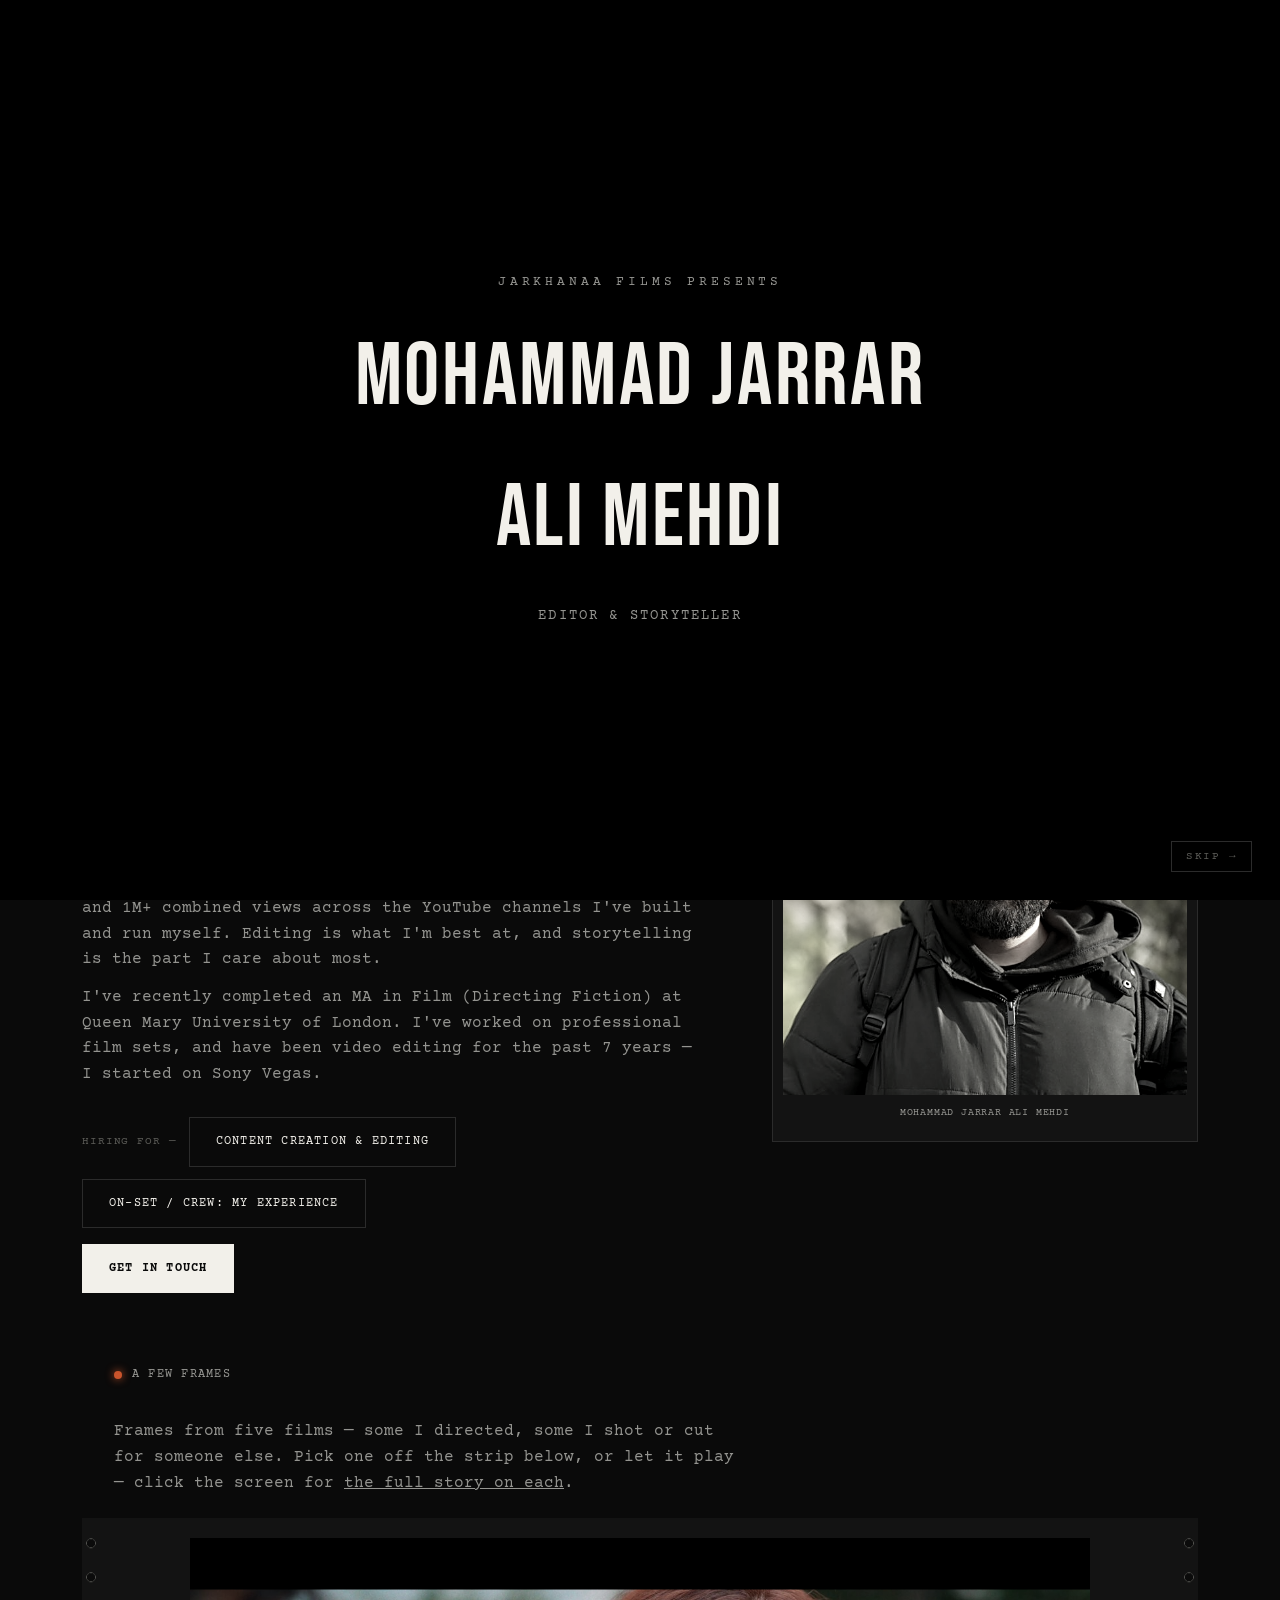
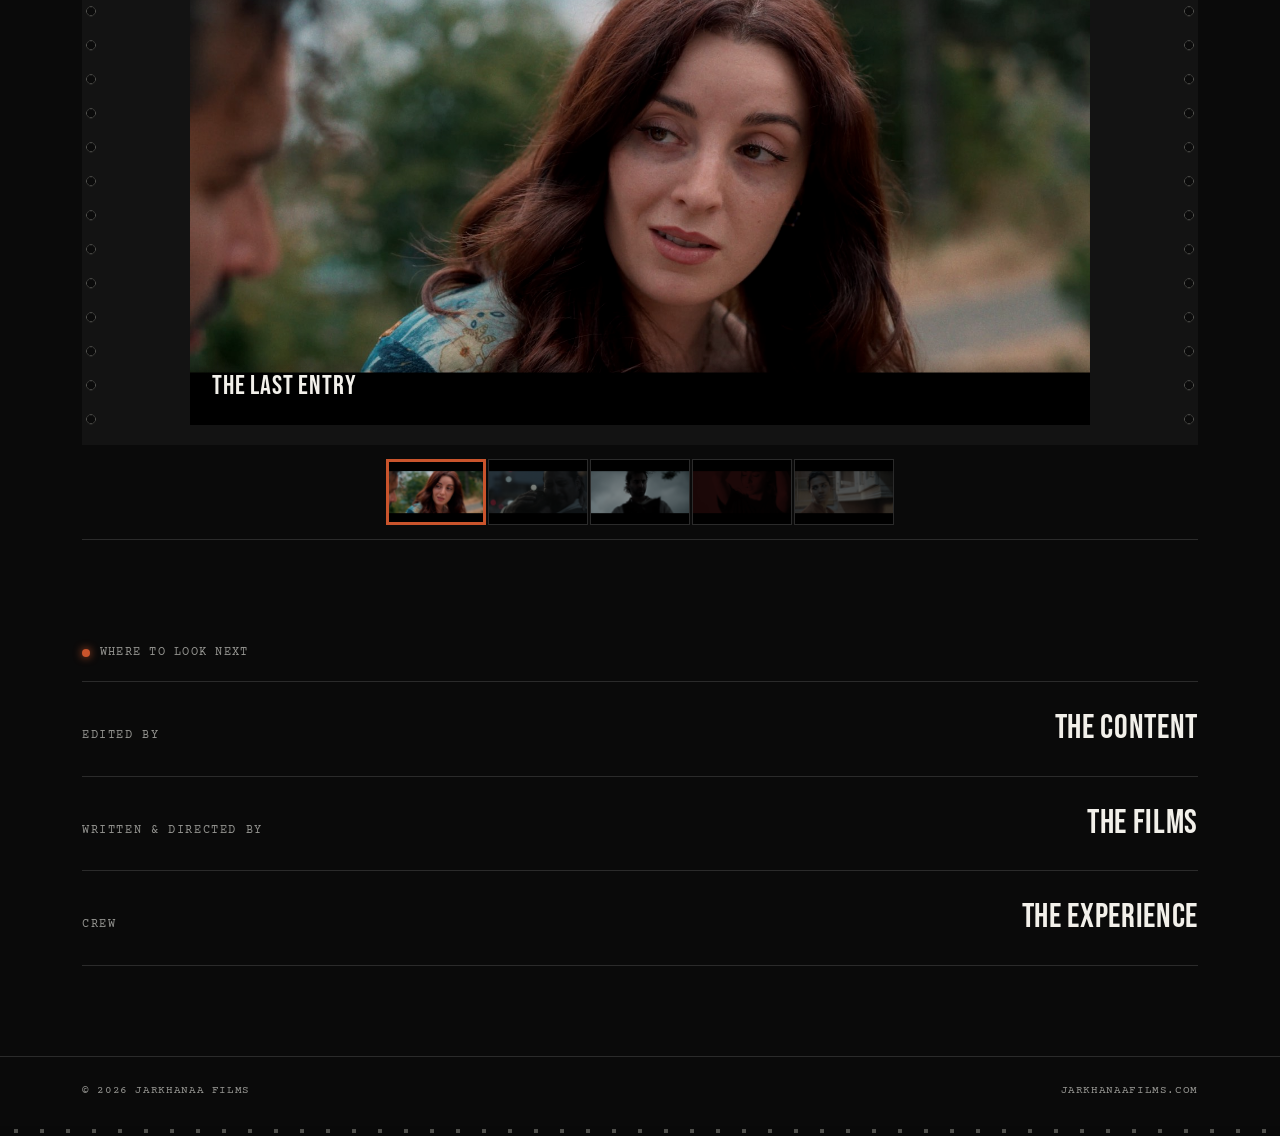
<file: index.html>
<!DOCTYPE html>
<html lang="en">
<head>
<meta charset="UTF-8">
<meta name="viewport" content="width=device-width, initial-scale=1.0">
<title>Jarkhanaa Films — Mohammad Jarrar Ali Mehdi</title>
<meta name="description" content="Mohammad Jarrar Ali Mehdi — editor and storyteller. Jarkhanaa Films.">
<meta property="og:type" content="website">
<meta property="og:url" content="https://jarkhanaafilms.com/">
<meta property="og:title" content="Jarkhanaa Films — Mohammad Jarrar Ali Mehdi">
<meta property="og:description" content="Mohammad Jarrar Ali Mehdi — editor and storyteller.">
<meta property="og:image" content="https://jarkhanaafilms.com/assets/images/og-logo.png">
<meta property="og:image:width" content="1200">
<meta property="og:image:height" content="630">
<meta name="twitter:card" content="summary_large_image">
<meta name="twitter:title" content="Jarkhanaa Films — Mohammad Jarrar Ali Mehdi">
<meta name="twitter:description" content="Mohammad Jarrar Ali Mehdi — editor and storyteller.">
<meta name="twitter:image" content="https://jarkhanaafilms.com/assets/images/og-logo.png">
<link rel="preconnect" href="https://fonts.googleapis.com">
<link rel="preconnect" href="https://fonts.gstatic.com" crossorigin>
<link href="https://fonts.googleapis.com/css2?family=Bebas+Neue&family=Courier+Prime:wght@400;700&display=swap" rel="stylesheet">
<link rel="stylesheet" href="css/style.css">
</head>
<body>

<!--
  OPENING CREDITS — plays once per browser session on Home only.
  Edit the three lines below to change what it says. See js/main.js
  for the timing/skip logic.
-->
<div class="credits-overlay" id="credits-overlay">
  <div class="credits-card">
    <p class="credits-line">Jarkhanaa Films Presents</p>
    <h1 class="credits-title">Mohammad Jarrar<br>Ali Mehdi</h1>
    <p class="credits-sub">Editor &amp; Storyteller</p>
  </div>
  <button class="credits-skip" id="credits-skip" aria-label="Skip intro">Skip &rarr;</button>
</div>

<div class="sprockets"></div>
<nav class="filmstrip-nav">
  <div class="nav-frames">
    <a href="index.html" class="nav-logo">JARKHANAA <span>FILMS</span></a>
    <ul class="nav-links">
      <li><a href="index.html" class="active">Home</a></li>
      <li><a href="content.html">Content</a></li>
      <li><a href="films.html">Films</a></li>
      <li><a href="experience.html">Experience</a></li>
      <li><a href="contact.html">Contact</a></li>
    </ul>
  </div>
</nav>
<div class="sprockets"></div>

<main>
  <div class="container" style="padding-top:50px;padding-bottom:10px;">
    <p class="timecode">Now Playing</p>
  </div>
  <div class="container" style="padding-bottom:20px; display:flex; justify-content:center;">
    <div style="width:100%; max-width:480px;">
      <div class="reel-frame">
        <div class="reel-media landscape">
          <iframe src="https://www.youtube.com/embed/O19pS1PBacE"
                  title="Jarrar — Intro As An Editor"
                  allow="accelerometer; autoplay; clipboard-write; encrypted-media; gyroscope; picture-in-picture"
                  allowfullscreen></iframe>
        </div>
      </div>
      <p class="portrait-caption">Intro — As An Editor</p>
    </div>
  </div>

  <div class="container">
  <section class="hero" style="padding-top:40px;">
    <div>
      <p class="timecode">Reel 01 — Home</p>
      <h1 class="hero-title">Mohammad Jarrar Ali Mehdi</h1>
      <p class="hero-role">Editor &amp; Storyteller</p>

      <!--
        BIO — drafted from your CV + our chat. Rewrite this in your own
        voice, it's the most important copy on the whole site.
      -->
      <p class="hero-bio">
        5+ years of end-to-end content production — social, branded, and
        narrative work. I've driven 10M+ TikTok views for a client and
        1M+ combined views across the YouTube channels I've built and run
        myself. Editing is what I'm best at, and storytelling is the part
        I care about most.
      </p>
      <p class="hero-bio">
        I've recently completed an MA in Film (Directing Fiction) at
        Queen Mary University of London. I've worked on professional film
        sets, and have been video editing for the past 7 years — I started
        on Sony Vegas.
      </p>

      <!--
        HIRE SPLIT — the site tries to make two different pitches
        (post-production vs. on-set crew) and most visitors already
        know which one they're here for, so point them straight there.
      -->
      <div class="hire-split">
        <span class="hire-split-label">Hiring for —</span>
        <a href="content.html" class="btn btn-ghost">Content Creation &amp; Editing</a>
        <a href="experience.html#on-set" class="btn btn-ghost">On-set / crew: my experience</a>
      </div>
      <div class="cta-row">
        <a href="contact.html" class="btn btn-primary">Get in touch</a>
      </div>
    </div>

    <div class="portrait-box">
      <img src="assets/images/headshot_enhanced.jpg" alt="Mohammad Jarrar Ali Mehdi">
      <p class="portrait-caption">Mohammad Jarrar Ali Mehdi</p>
    </div>
  </section>

  <div class="container">
    <p class="timecode">A Few Frames</p>
    <p class="lede" style="margin-bottom:0;">
      Frames from five films — some I directed, some I shot or cut for
      someone else. Pick one off the strip below, or let it play — click
      the screen for <a href="films.html" style="text-decoration:underline;">the full story on each</a>.
    </p>
  </div>

  <!--
    FRAME VIEWER — one still plays large in the "screen", the row below
    is a contact strip. Clicking a thumb swaps the screen (see the
    frame-viewer block in js/main.js); clicking the screen itself
    follows through to that film's section. Auto-advances on its own.
  -->
  <div class="frame-viewer" id="frame-viewer">
    <div class="viewer-screen-wrap">
      <a href="films.html#the-last-entry" class="viewer-screen">
        <img src="assets/images/last-entry-13.jpg" alt="The Last Entry — still">
        <span class="viewer-cap">
          <span class="viewer-title">The Last Entry</span>
          <span class="viewer-cta">View the film &rarr;</span>
        </span>
      </a>
    </div>
    <div class="viewer-thumbs">
      <button type="button" class="viewer-thumb active" data-film="the-last-entry" data-img="assets/images/last-entry-13.jpg" data-title="The Last Entry">
        <img src="assets/images/last-entry-13.jpg" alt="The Last Entry">
      </button>
      <button type="button" class="viewer-thumb" data-film="hector" data-img="assets/images/hector-06.jpg" data-title="Hector">
        <img src="assets/images/hector-06.jpg" alt="Hector">
      </button>
      <button type="button" class="viewer-thumb" data-film="the-last-entry" data-img="assets/images/last-entry-09.jpg" data-title="The Last Entry">
        <img src="assets/images/last-entry-09.jpg" alt="The Last Entry">
      </button>
      <button type="button" class="viewer-thumb" data-film="thehre-ajnabi" data-img="assets/images/films/thehre-ajnabi/thehre-ajnabi-01.jpg" data-title="Thehre Ajnabi: Watershed">
        <img src="assets/images/films/thehre-ajnabi/thehre-ajnabi-01.jpg" alt="Thehre Ajnabi: Watershed">
      </button>
      <button type="button" class="viewer-thumb" data-film="tohfa" data-img="assets/images/films/tohfa/tohfa-01.jpg" data-title="Tohfa: The Present">
        <img src="assets/images/films/tohfa/tohfa-01.jpg" alt="Tohfa: The Present">
      </button>
    </div>
  </div>

  <section class="section">
    <p class="timecode">Where to look next</p>
    <ul class="credits-list">
      <li>
        <a href="content.html">
          <span class="role">Edited By</span>
          <span class="name">The Content</span>
        </a>
      </li>
      <li>
        <a href="films.html">
          <span class="role">Written &amp; Directed By</span>
          <span class="name">The Films</span>
        </a>
      </li>
      <li>
        <a href="experience.html">
          <span class="role">Crew</span>
          <span class="name">The Experience</span>
        </a>
      </li>
    </ul>
  </section>
  </div>
</main>

<footer class="site-footer">
  <div class="container footer-inner">
    <span>&copy; <span id="year"></span> Jarkhanaa Films</span>
    <span>jarkhanaafilms.com</span>
  </div>
</footer>
<div class="sprockets"></div>

<script src="js/main.js"></script>

<!-- GoatCounter — simple, privacy-friendly analytics -->
<script data-goatcounter="https://jarkhanaafilms.goatcounter.com/count"
        async src="//gc.zgo.at/count.js"></script>
</body>
</html>
</file>
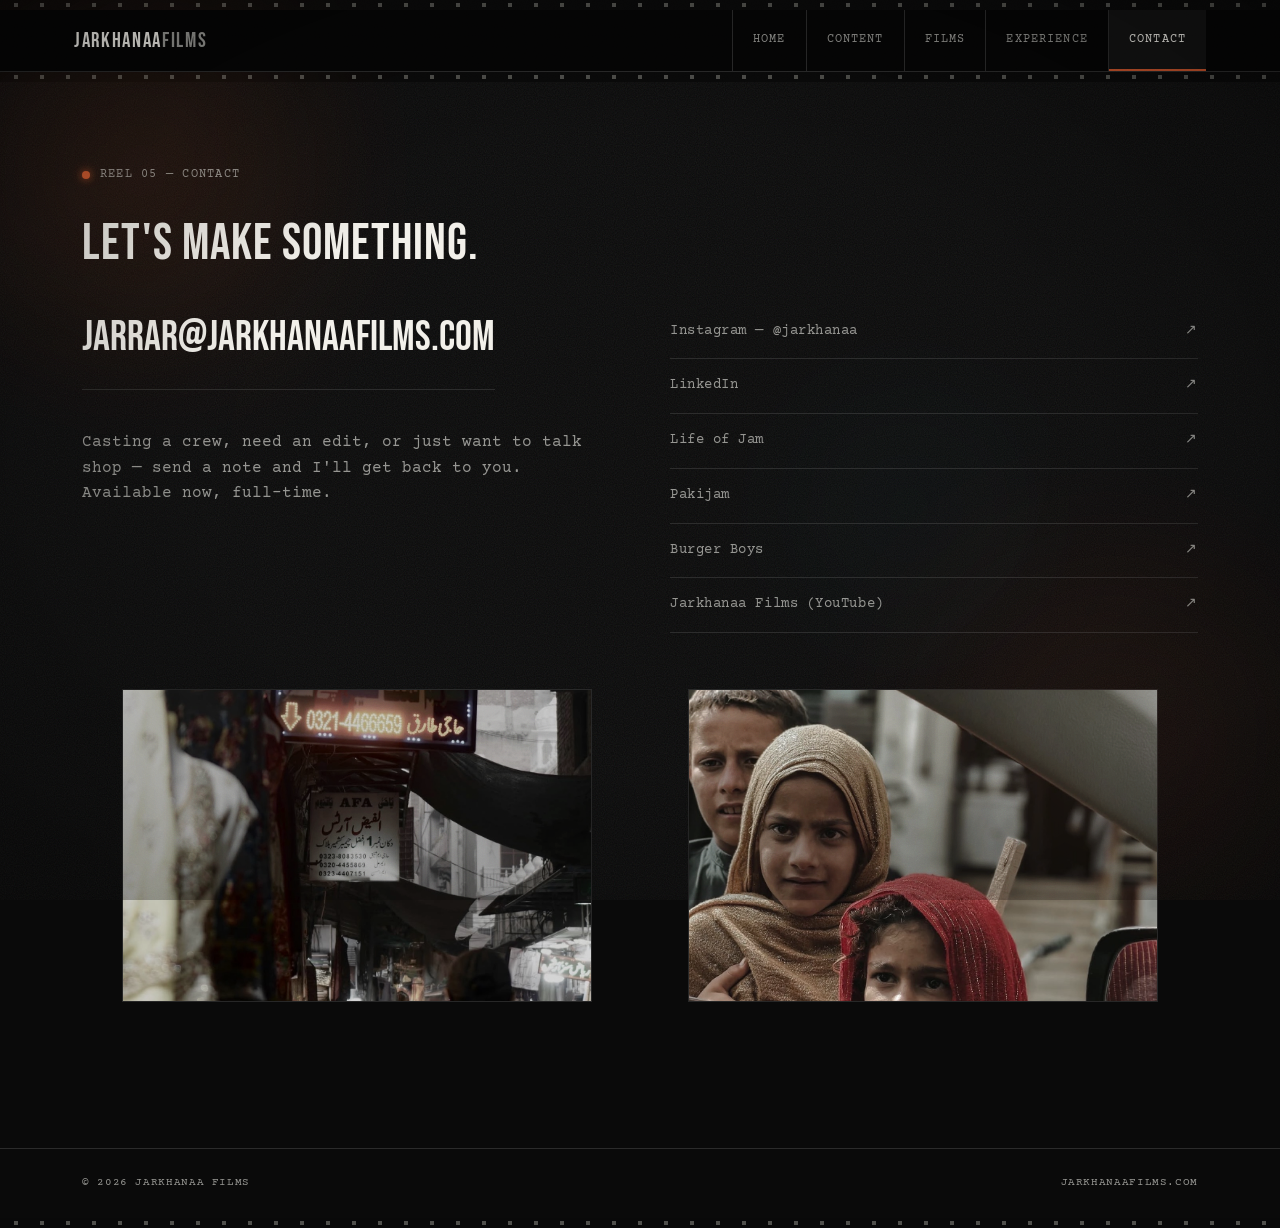
<file: contact.html>
<!DOCTYPE html>
<html lang="en">
<head>
<meta charset="UTF-8">
<meta name="viewport" content="width=device-width, initial-scale=1.0">
<title>Contact — Jarkhanaa Films</title>
<meta name="description" content="Get in touch with Mohammad Jarrar Ali Mehdi — Jarkhanaa Films.">
<meta property="og:type" content="website">
<meta property="og:url" content="https://jarkhanaafilms.com/contact.html">
<meta property="og:title" content="Contact — Jarkhanaa Films">
<meta property="og:description" content="Get in touch with Mohammad Jarrar Ali Mehdi.">
<meta property="og:image" content="https://jarkhanaafilms.com/assets/images/og-logo.png">
<meta property="og:image:width" content="1200">
<meta property="og:image:height" content="630">
<meta name="twitter:card" content="summary_large_image">
<meta name="twitter:title" content="Contact — Jarkhanaa Films">
<meta name="twitter:description" content="Get in touch with Mohammad Jarrar Ali Mehdi.">
<meta name="twitter:image" content="https://jarkhanaafilms.com/assets/images/og-logo.png">
<link rel="preconnect" href="https://fonts.googleapis.com">
<link rel="preconnect" href="https://fonts.gstatic.com" crossorigin>
<link href="https://fonts.googleapis.com/css2?family=Bebas+Neue&family=Courier+Prime:wght@400;700&display=swap" rel="stylesheet">
<link rel="stylesheet" href="css/style.css">
</head>
<body>

<div class="sprockets"></div>
<nav class="filmstrip-nav">
  <div class="nav-frames">
    <a href="index.html" class="nav-logo">JARKHANAA <span>FILMS</span></a>
    <ul class="nav-links">
      <li><a href="index.html">Home</a></li>
      <li><a href="content.html">Content</a></li>
      <li><a href="films.html">Films</a></li>
      <li><a href="experience.html">Experience</a></li>
      <li><a href="contact.html" class="active">Contact</a></li>
    </ul>
  </div>
</nav>
<div class="sprockets"></div>

<main class="container">
  <section class="section" style="border-top:none;padding-top:70px;">
    <p class="timecode">Reel 05 — Contact</p>
    <h2 class="section-heading">Let's make something.</h2>

    <div class="contact-grid">
      <div>
        <a href="mailto:jarrar@jarkhanaafilms.com" class="contact-email">jarrar@jarkhanaafilms.com</a>
        <p class="lede">
          Casting a crew, need an edit, or just want to talk shop —
          send a note and I'll get back to you. Available now, full-time.
        </p>
      </div>

      <div>
        <ul class="social-list">
          <li><a href="https://www.instagram.com/jarkhanaa" target="_blank" rel="noopener"><span>Instagram — @jarkhanaa</span><span>&#8599;</span></a></li>
          <li><a href="https://www.linkedin.com/in/jarrar-ali-9444a821a/" target="_blank" rel="noopener"><span>LinkedIn</span><span>&#8599;</span></a></li>
          <li><a href="https://www.youtube.com/@LifeOfJam3" target="_blank" rel="noopener"><span>Life of Jam</span><span>&#8599;</span></a></li>
          <li><a href="https://www.youtube.com/@PakiJam" target="_blank" rel="noopener"><span>Pakijam</span><span>&#8599;</span></a></li>
          <li><a href="https://www.youtube.com/@burgerboys6820" target="_blank" rel="noopener"><span>Burger Boys</span><span>&#8599;</span></a></li>
          <li><a href="https://www.youtube.com/@JarkhanaaFilms" target="_blank" rel="noopener"><span>Jarkhanaa Films (YouTube)</span><span>&#8599;</span></a></li>
        </ul>
      </div>
    </div>

    <div class="gallery-row">
      <figure>
        <img src="assets/images/photography/photo-07.jpg" alt="Street market, Pakistan">
      </figure>
      <figure>
        <img src="assets/images/photography/photo-13.jpg" alt="Portrait through a car window">
      </figure>
    </div>
  </section>
</main>

<footer class="site-footer">
  <div class="container footer-inner">
    <span>&copy; <span id="year"></span> Jarkhanaa Films</span>
    <span>jarkhanaafilms.com</span>
  </div>
</footer>
<div class="sprockets"></div>

<script src="js/main.js"></script>

<!-- GoatCounter — simple, privacy-friendly analytics -->
<script data-goatcounter="https://jarkhanaafilms.goatcounter.com/count"
        async src="//gc.zgo.at/count.js"></script>
</body>
</html>
</file>
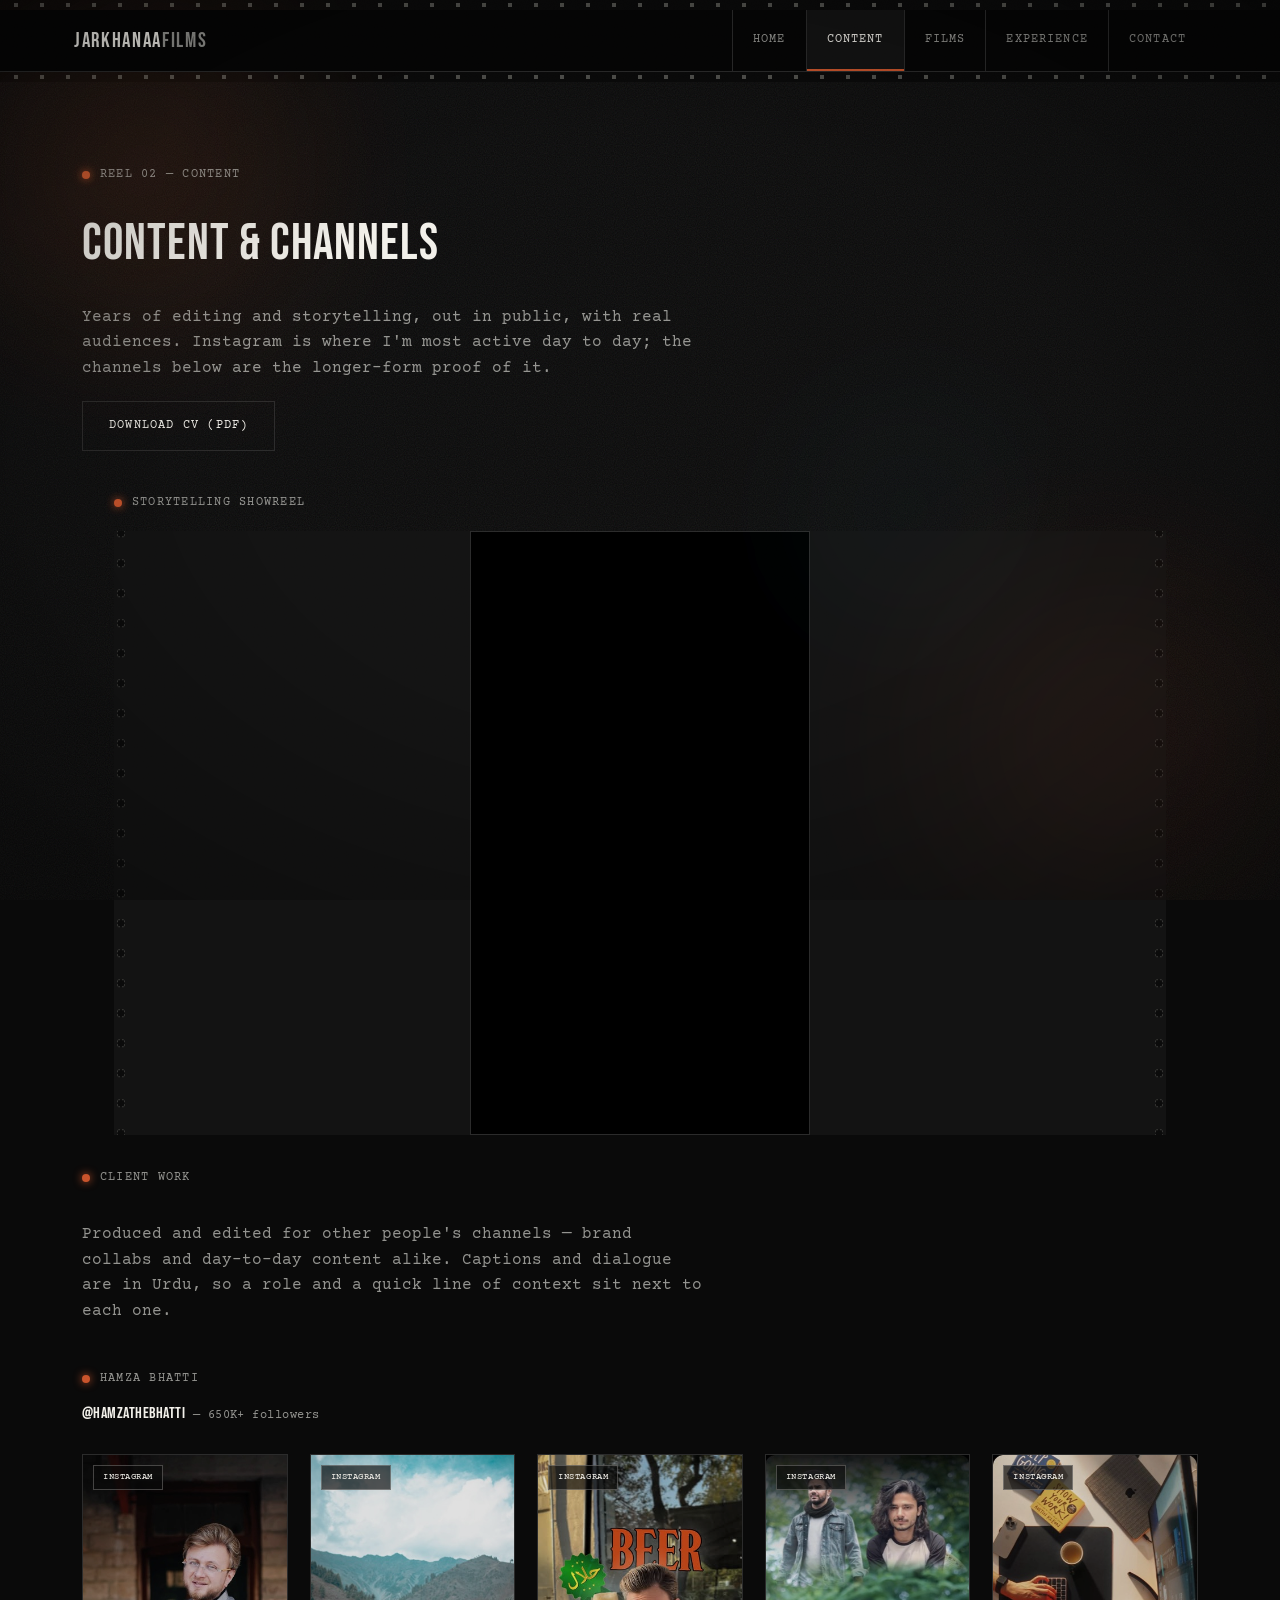
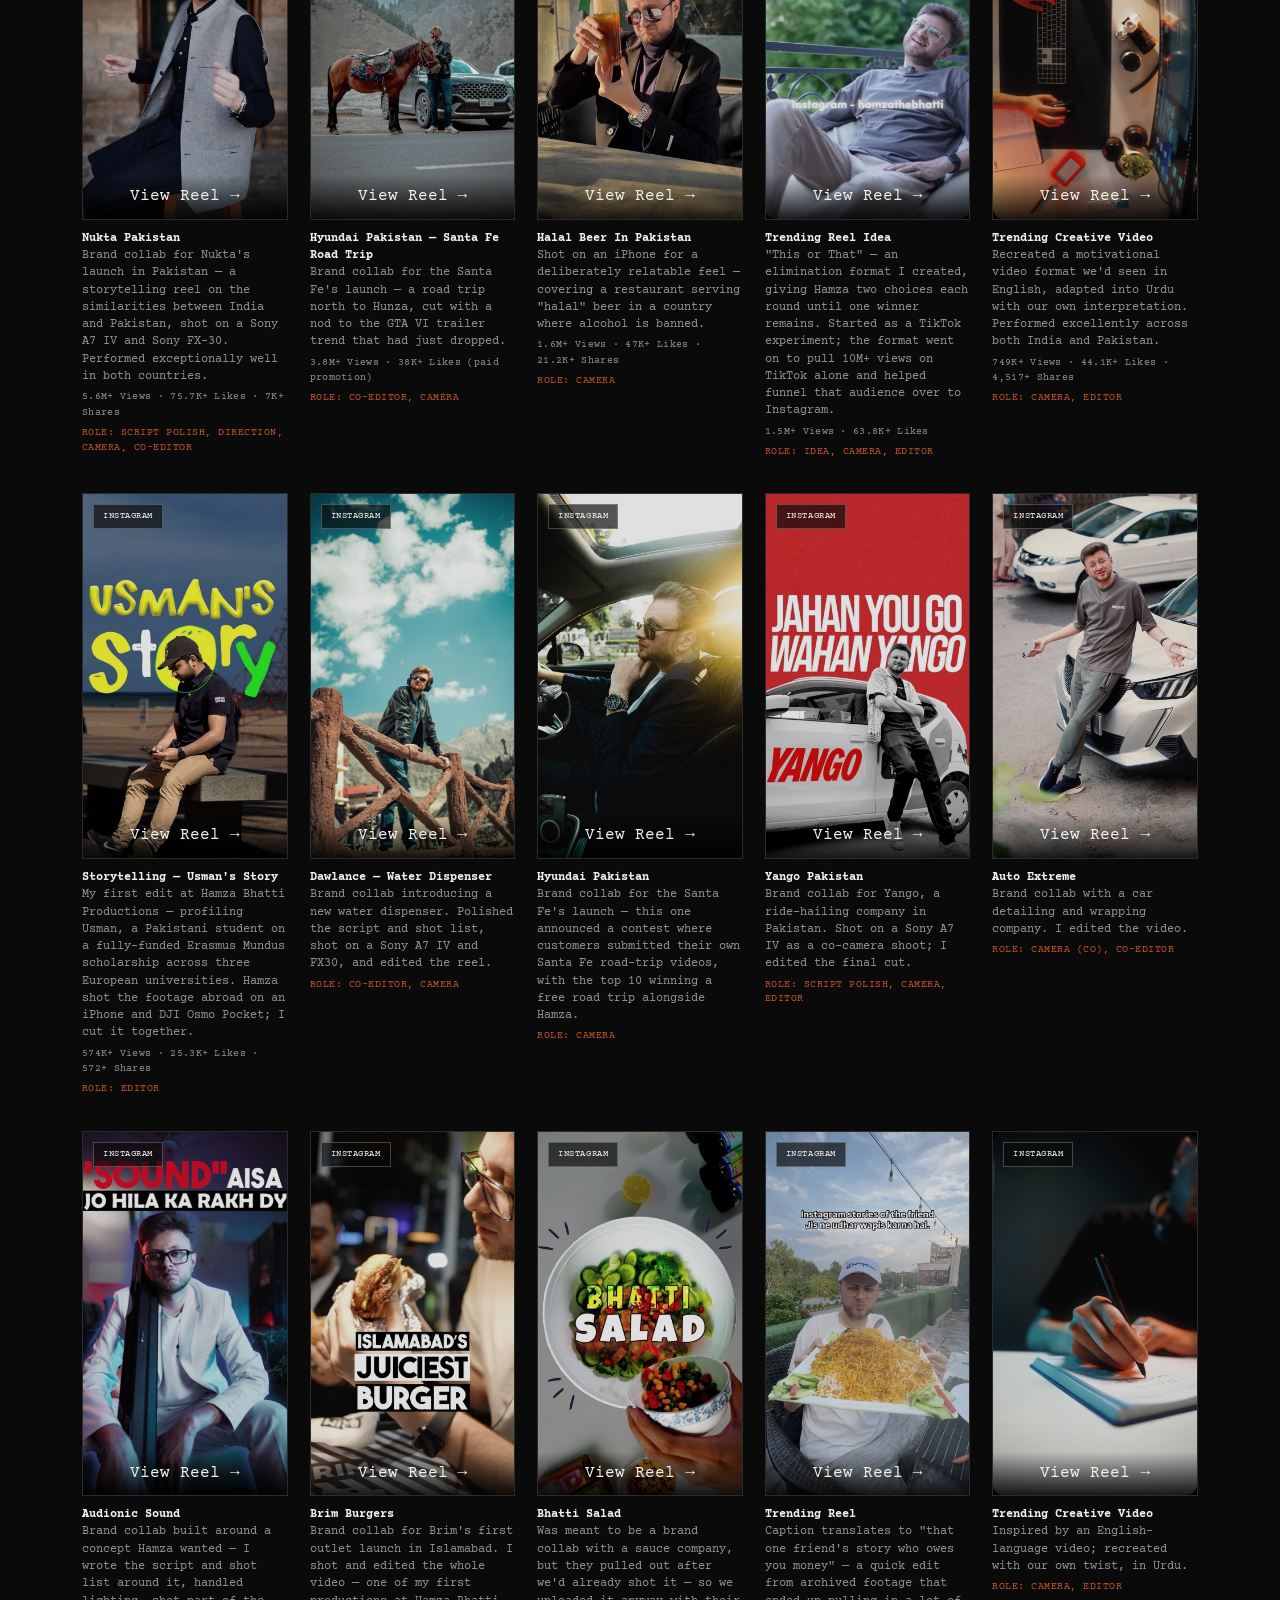
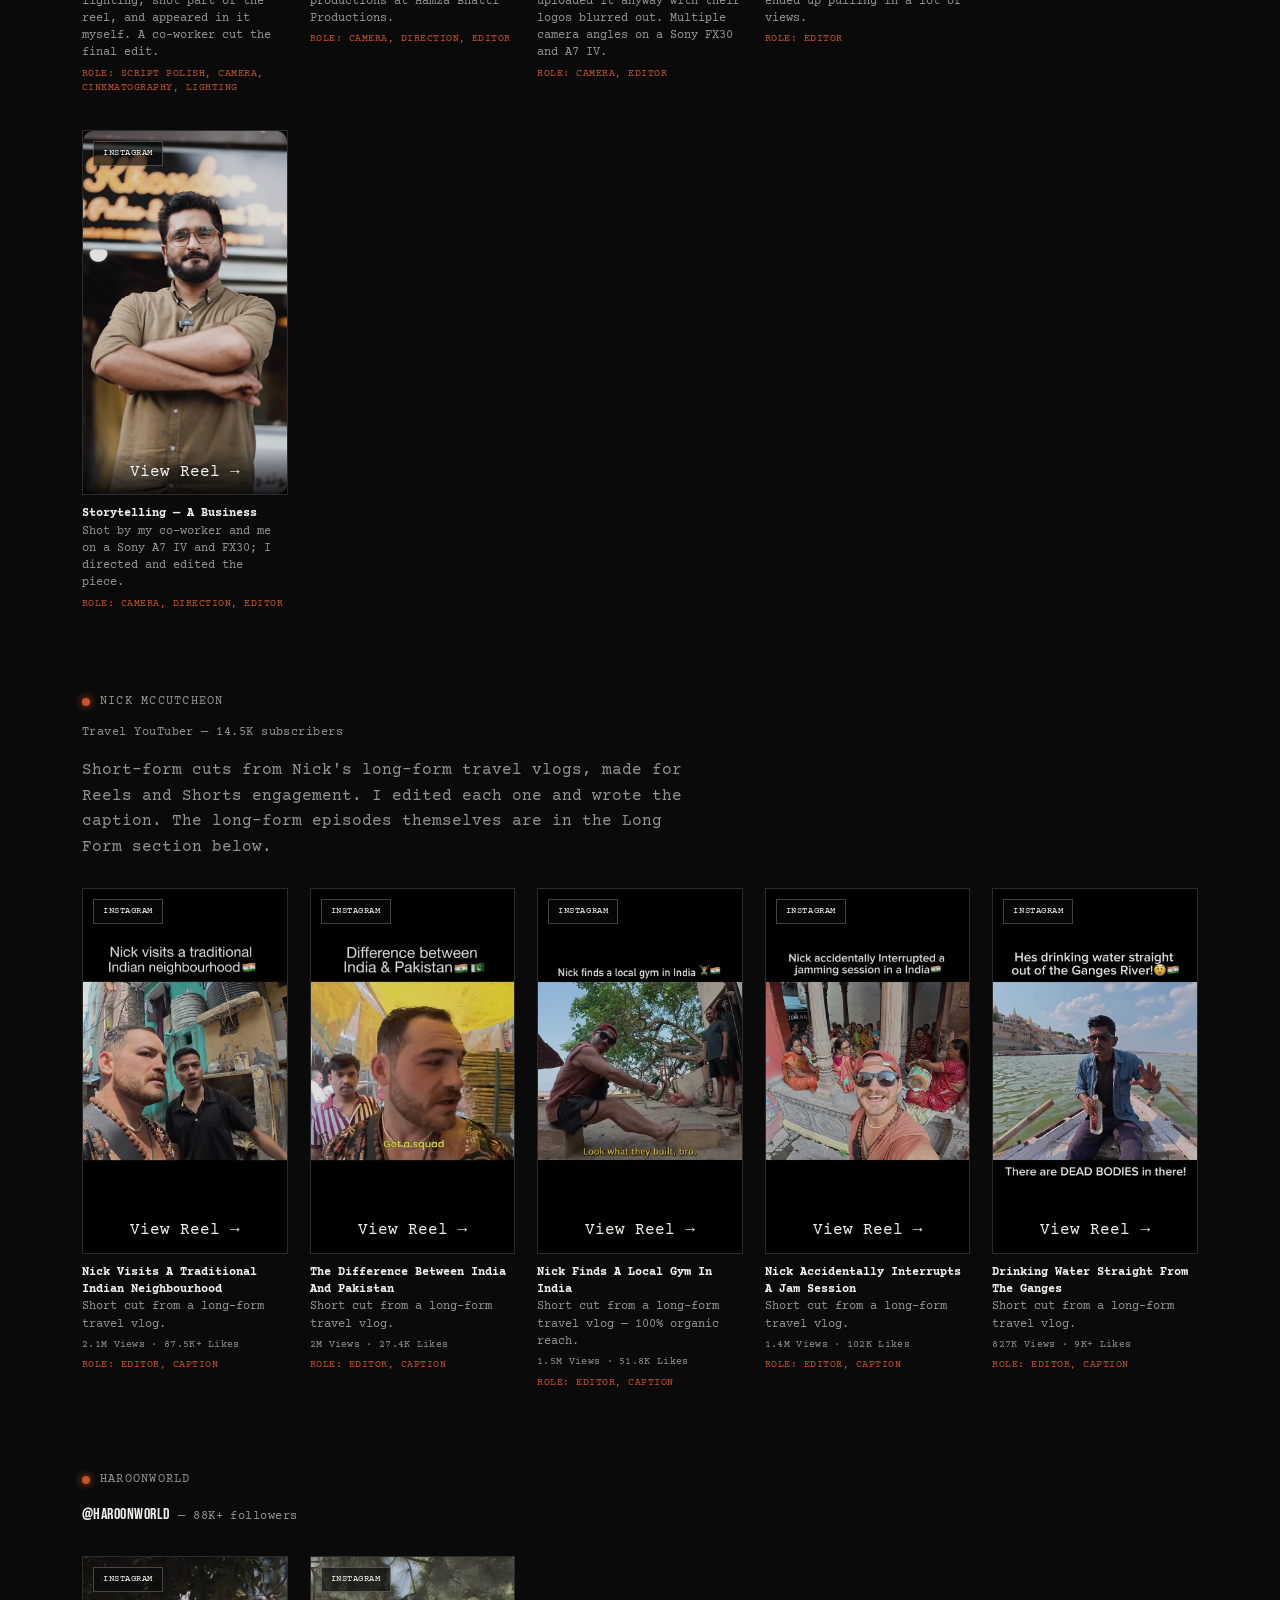
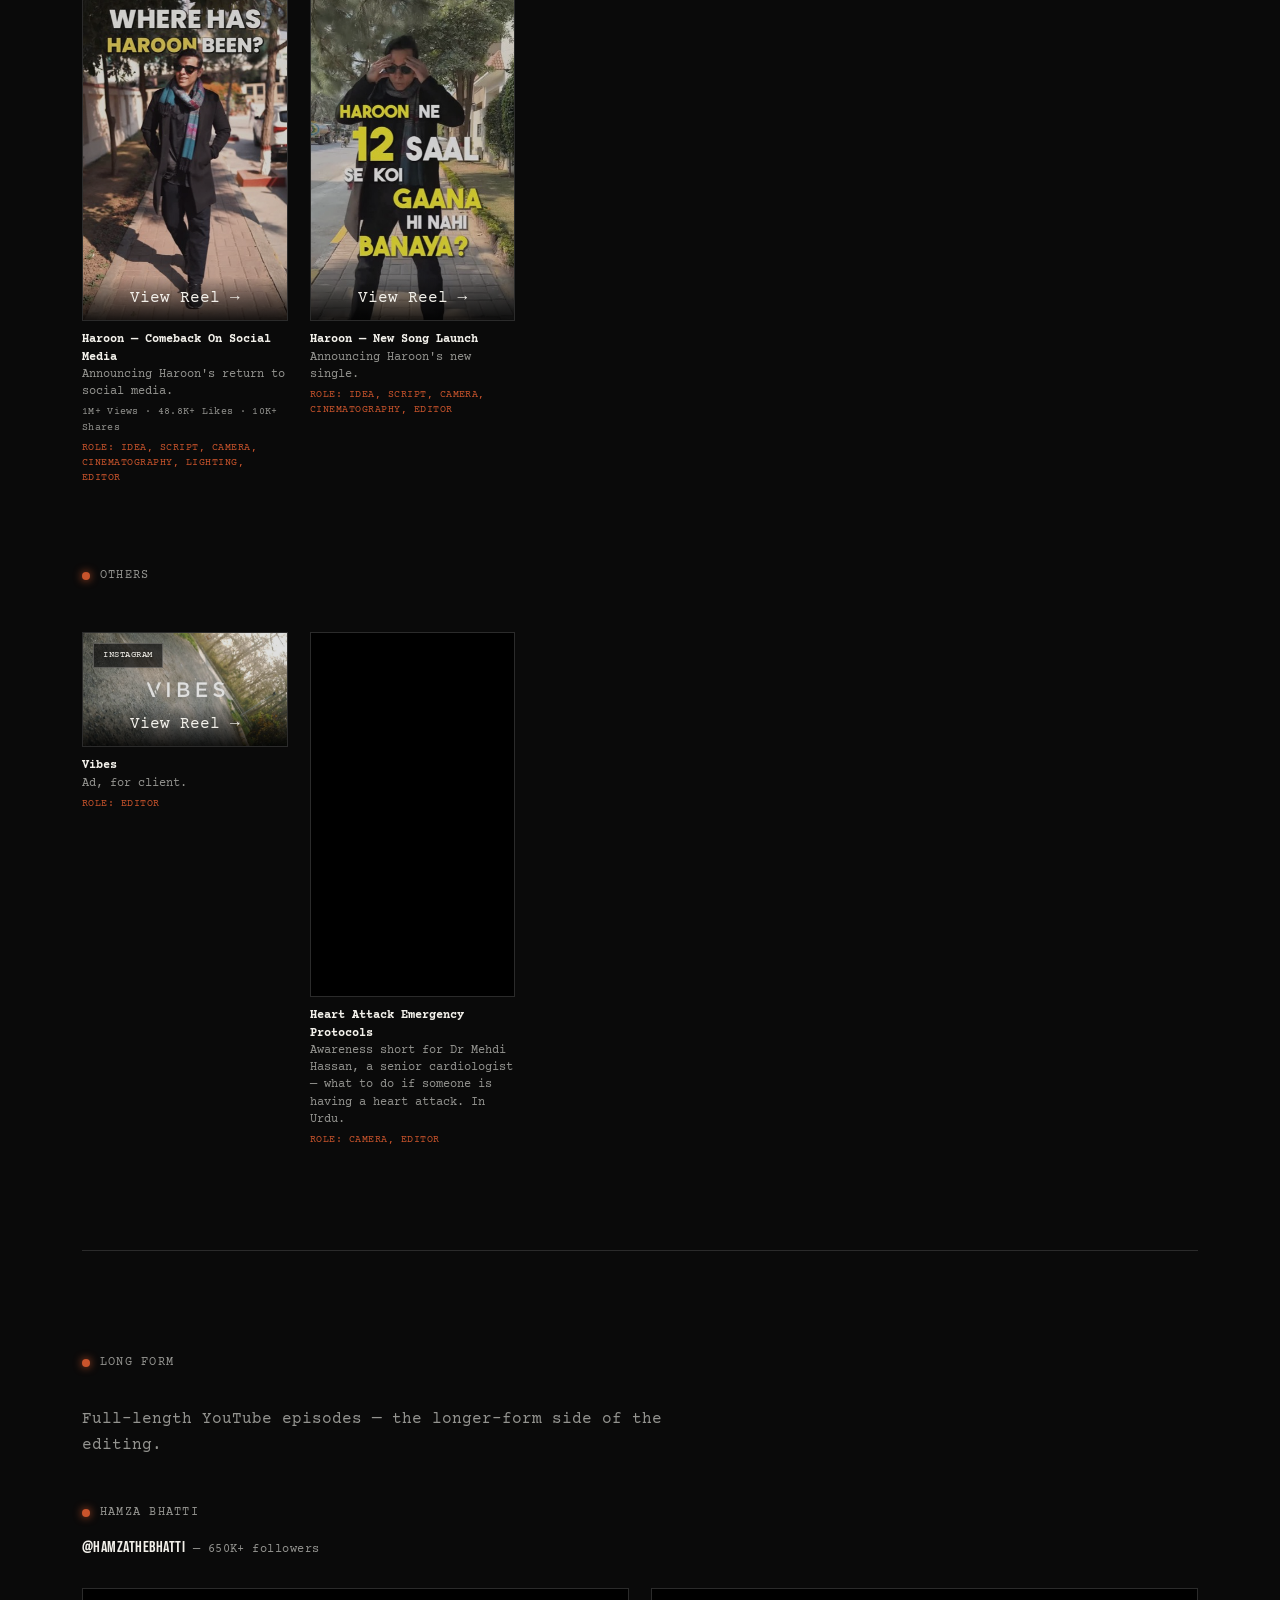
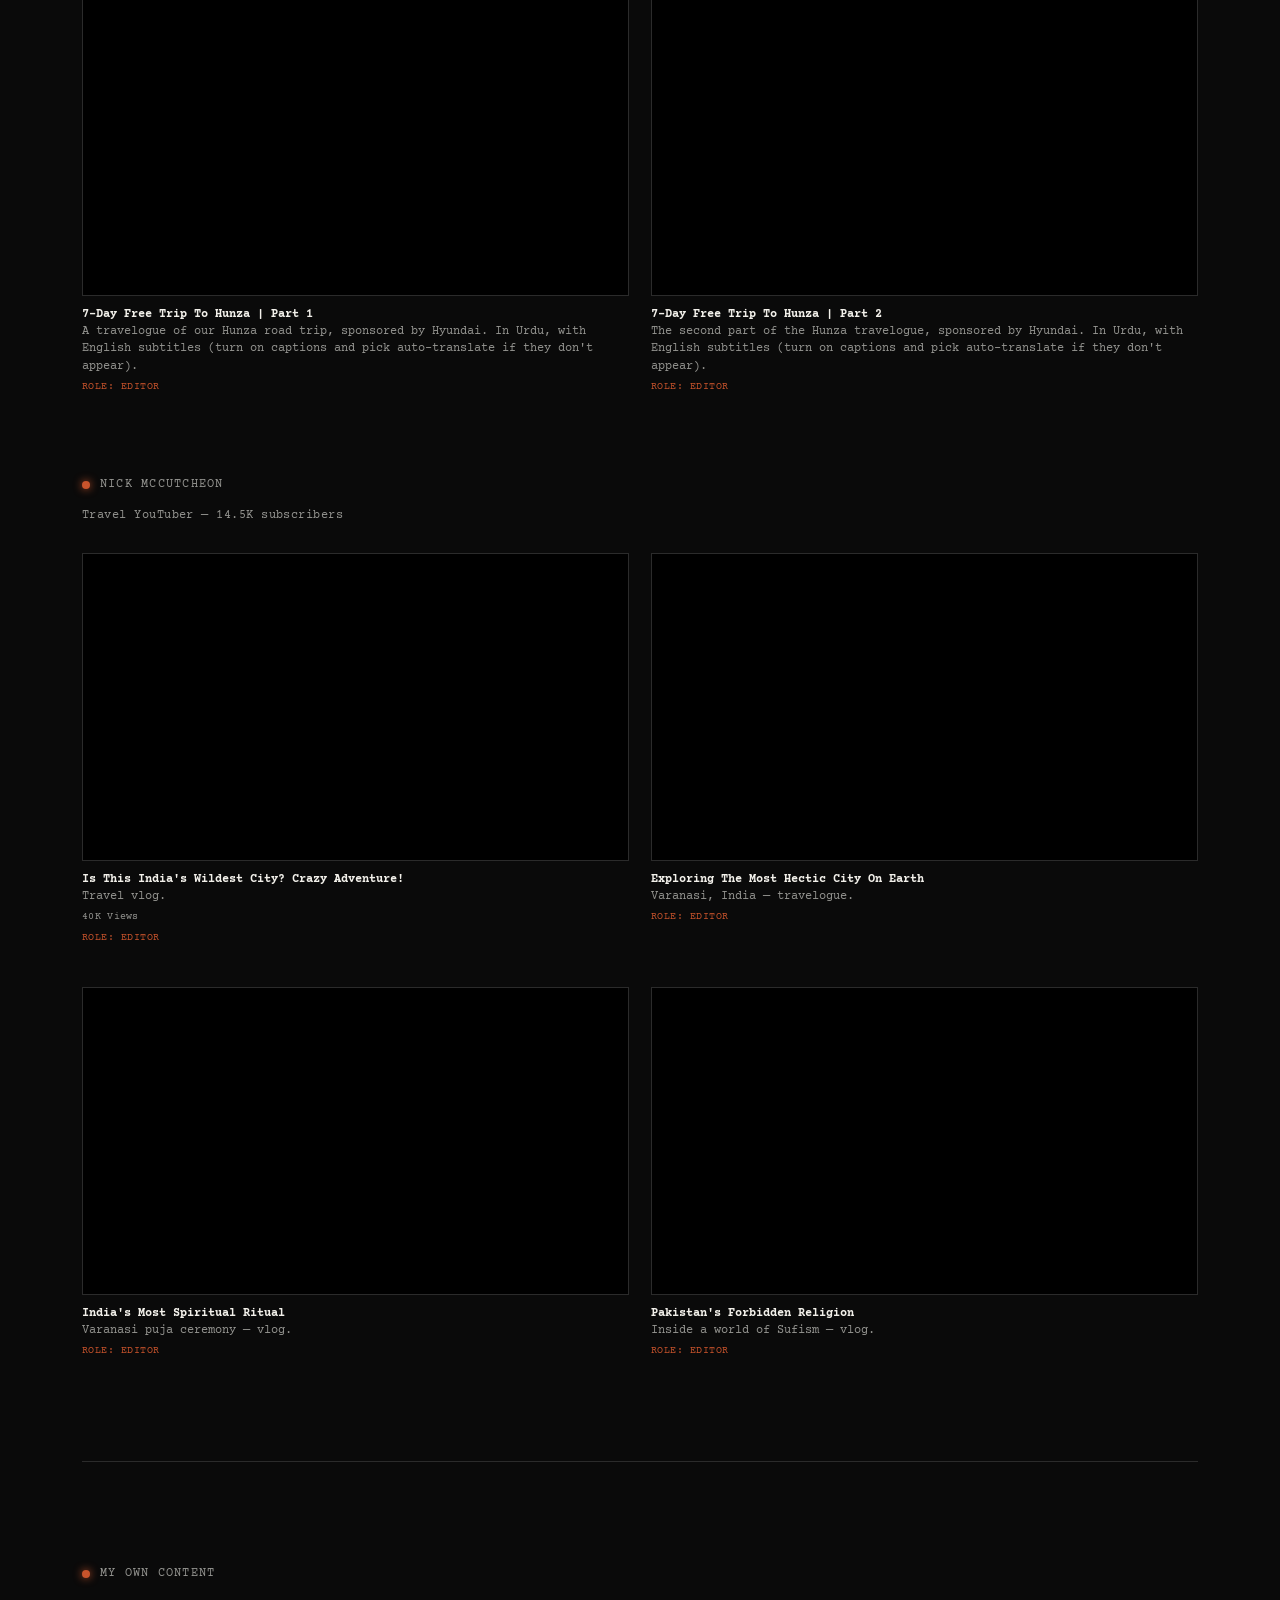
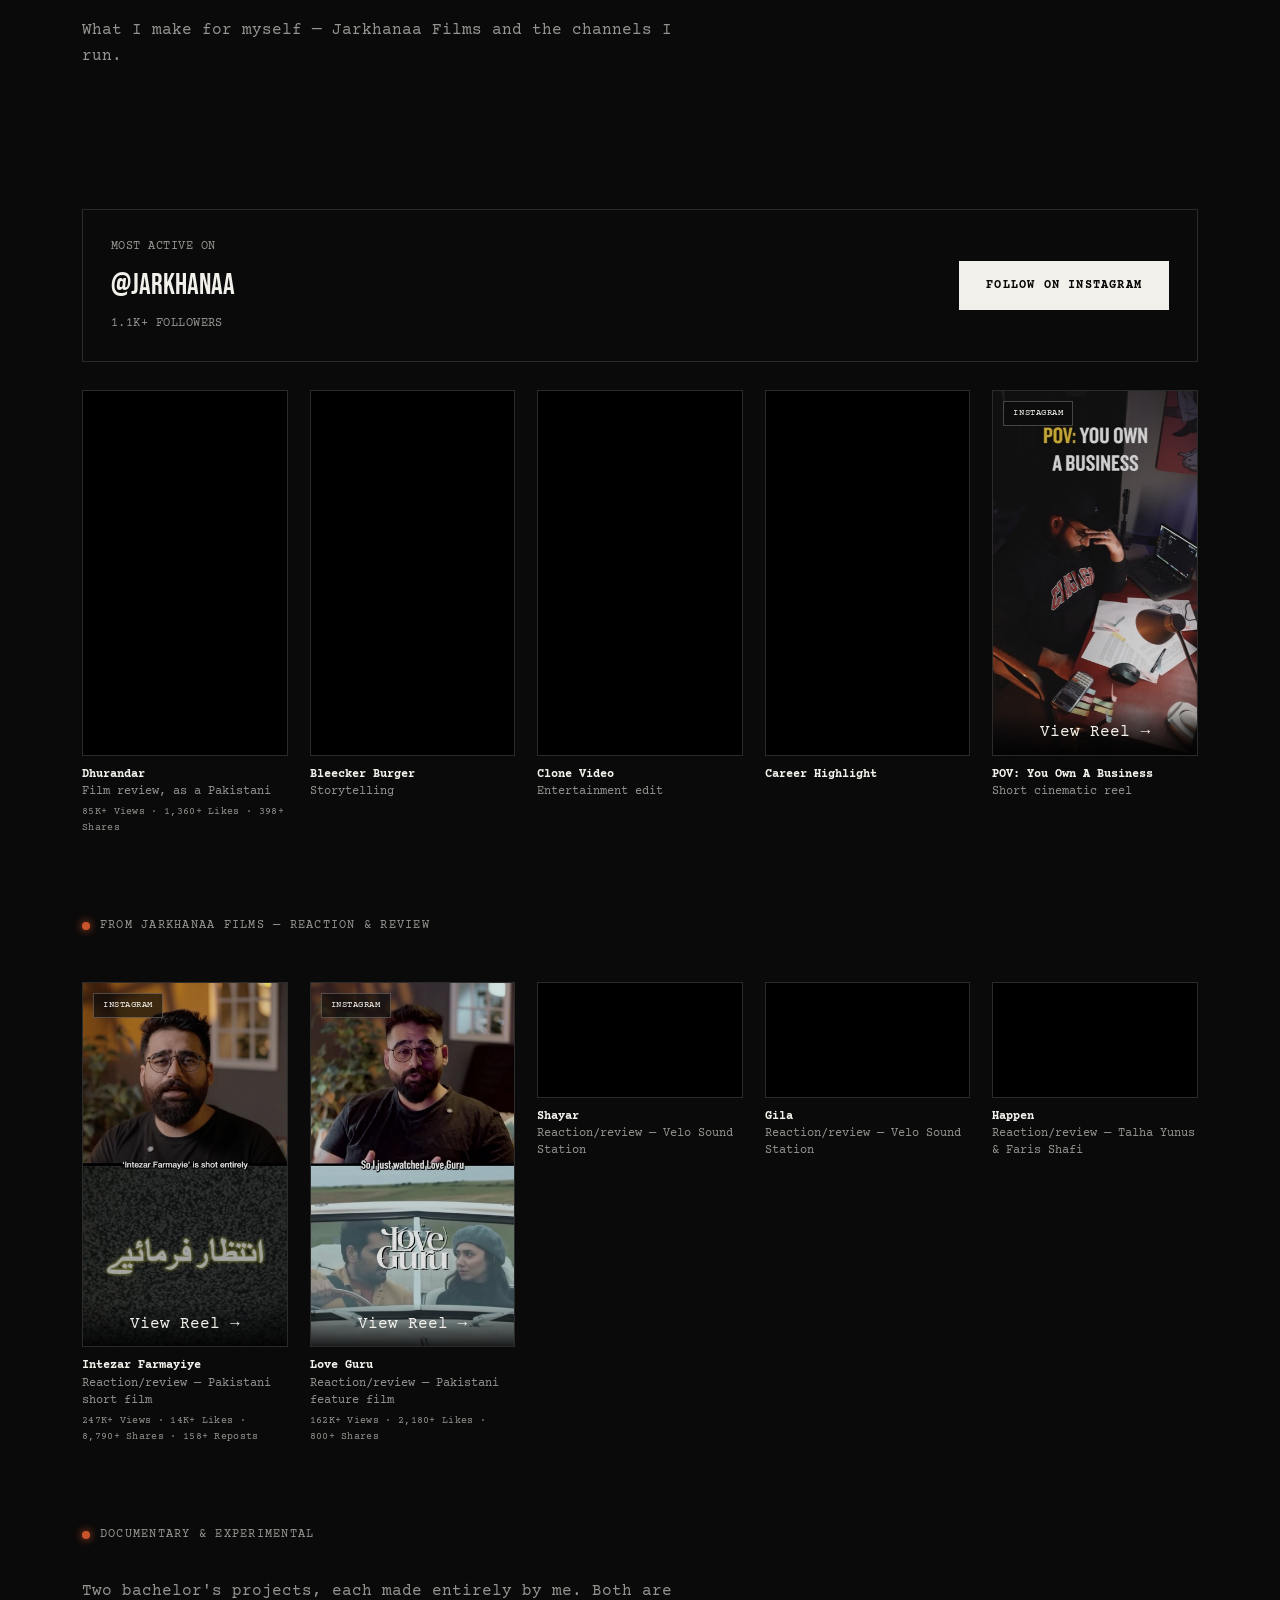
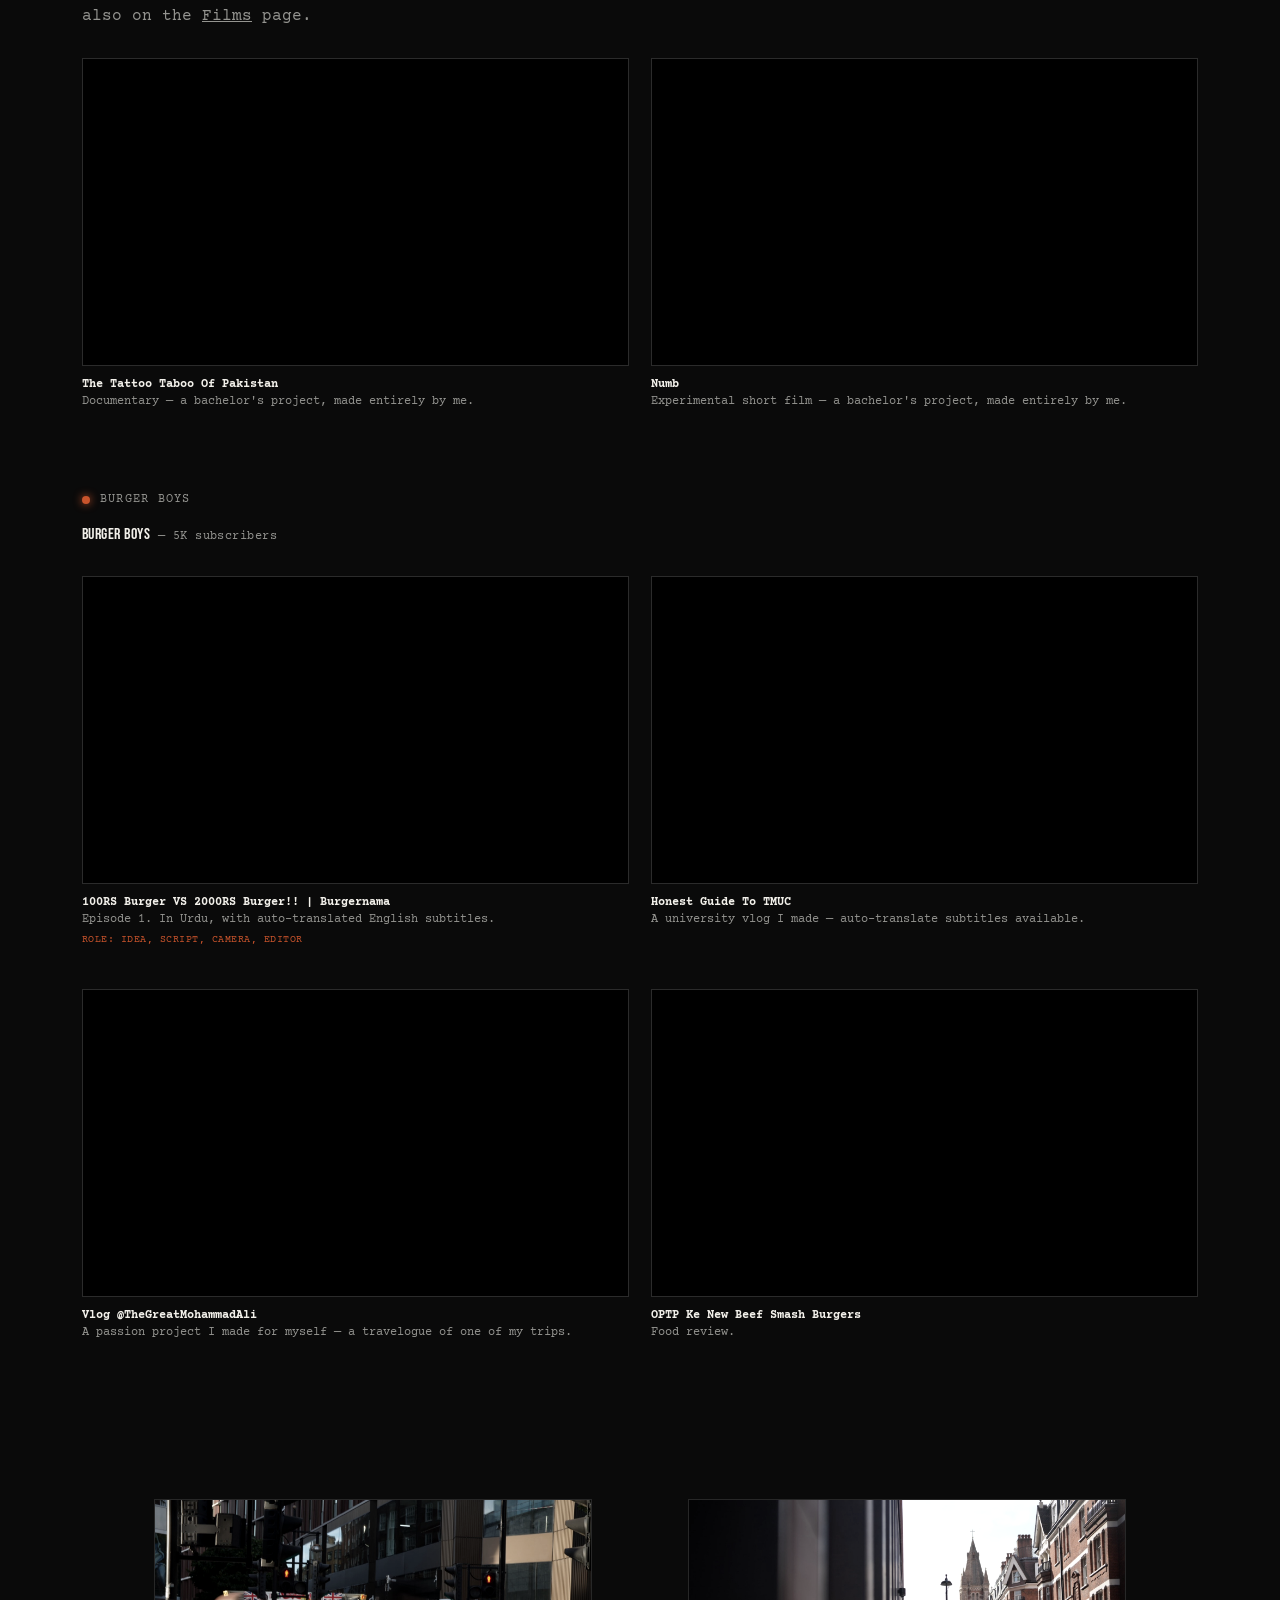
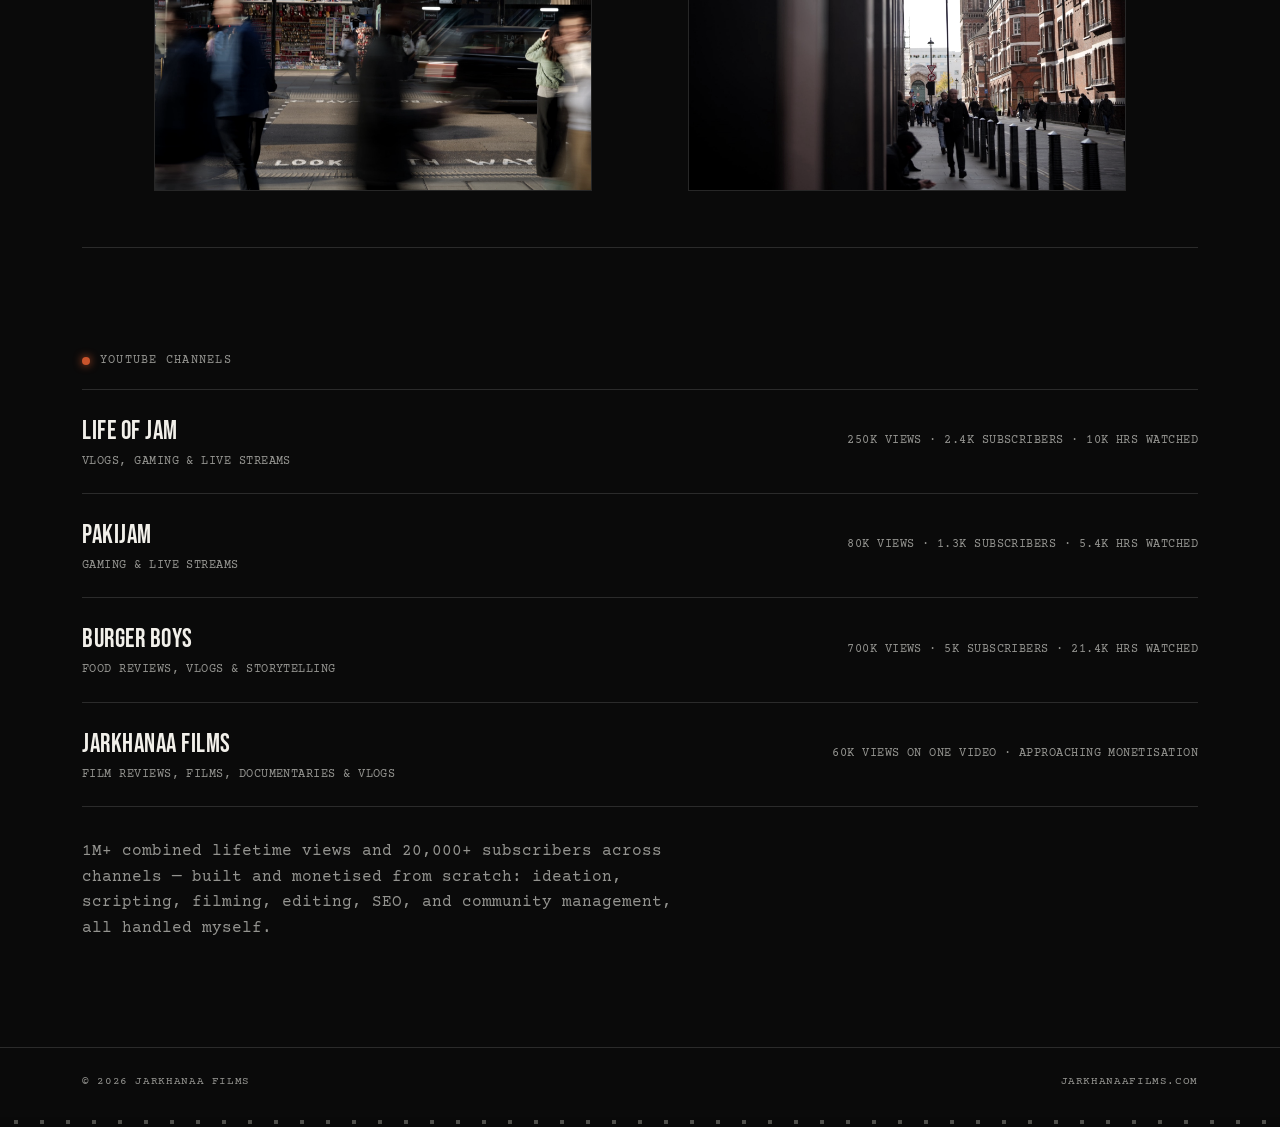
<file: content.html>
<!DOCTYPE html>
<html lang="en">
<head>
<meta charset="UTF-8">
<meta name="viewport" content="width=device-width, initial-scale=1.0">
<title>Content — Jarkhanaa Films</title>
<meta name="description" content="The channels and content Mohammad Jarrar Ali Mehdi edits and produces — Jarkhanaa Films.">
<meta property="og:type" content="website">
<meta property="og:url" content="https://jarkhanaafilms.com/content.html">
<meta property="og:title" content="Content — Jarkhanaa Films">
<meta property="og:description" content="The channels and content Mohammad Jarrar Ali Mehdi edits and produces.">
<meta property="og:image" content="https://jarkhanaafilms.com/assets/images/og-logo.png">
<meta property="og:image:width" content="1200">
<meta property="og:image:height" content="630">
<meta name="twitter:card" content="summary_large_image">
<meta name="twitter:title" content="Content — Jarkhanaa Films">
<meta name="twitter:description" content="The channels and content Mohammad Jarrar Ali Mehdi edits and produces.">
<meta name="twitter:image" content="https://jarkhanaafilms.com/assets/images/og-logo.png">
<link rel="preconnect" href="https://fonts.googleapis.com">
<link rel="preconnect" href="https://fonts.gstatic.com" crossorigin>
<link href="https://fonts.googleapis.com/css2?family=Bebas+Neue&family=Courier+Prime:wght@400;700&display=swap" rel="stylesheet">
<link rel="stylesheet" href="css/style.css">
</head>
<body>

<div class="sprockets"></div>
<nav class="filmstrip-nav">
  <div class="nav-frames">
    <a href="index.html" class="nav-logo">JARKHANAA <span>FILMS</span></a>
    <ul class="nav-links">
      <li><a href="index.html">Home</a></li>
      <li><a href="content.html" class="active">Content</a></li>
      <li><a href="films.html">Films</a></li>
      <li><a href="experience.html">Experience</a></li>
      <li><a href="contact.html">Contact</a></li>
    </ul>
  </div>
</nav>
<div class="sprockets"></div>

<main class="container">
  <section class="section" style="border-top:none;padding-top:70px;padding-bottom:30px;">
    <p class="timecode">Reel 02 — Content</p>
    <h2 class="section-heading">Content &amp; Channels</h2>
    <p class="lede">
      Years of editing and storytelling, out in public, with real
      audiences. Instagram is where I'm most active day to day; the
      channels below are the longer-form proof of it.
    </p>
    <div class="cta-row" style="margin-top:20px;">
      <a href="assets/cv/Jarrar-Ali-CV-Editing.pdf" target="_blank" rel="noopener" class="btn btn-ghost">Download CV (PDF)</a>
    </div>
  </section>

  <div class="container" style="padding-bottom:20px;">
    <p class="timecode">Storytelling Showreel</p>
    <div class="reel-frame">
      <div class="reel-media">
        <iframe src="https://www.youtube.com/embed/mX9-fcj-Y_Q"
                title="Storytelling Showreel"
                allow="accelerometer; autoplay; clipboard-write; encrypted-media; gyroscope; picture-in-picture"
                allowfullscreen></iframe>
      </div>
    </div>
  </div>

  <!-- ============================= CLIENT WORK ============================= -->
  <section class="section" style="border-top:none;padding-top:0;">
    <p class="timecode">Client Work</p>
    <p class="lede" style="margin-bottom:10px;">
      Produced and edited for other people's channels — brand collabs
      and day-to-day content alike. Captions and dialogue are in Urdu,
      so a role and a quick line of context sit next to each one.
    </p>

    <div style="margin-top:32px;">
      <p class="timecode">Hamza Bhatti</p>
    </div>
    <p class="social-stat"><a href="https://www.instagram.com/hamzathebhatti" target="_blank" rel="noopener">@hamzathebhatti</a> &mdash; 650K+ followers</p>
    <div class="reel-grid">
      <div class="reel-card ig">
        <a class="reel-card-media ig-thumb" href="https://www.instagram.com/p/DBY_4zJgTt4/" target="_blank" rel="noopener">
          <img src="assets/images/content/nukta-railway-story.jpg" alt="Nukta Pakistan, Instagram preview">
          <span class="ig-badge">Instagram</span>
          <span class="ig-view">View Reel &rarr;</span>
        </a>
        <p class="cap"><b>Nukta Pakistan</b>Brand collab for Nukta's launch in Pakistan — a storytelling reel on the similarities between India and Pakistan, shot on a Sony A7 IV and Sony FX-30. Performed exceptionally well in both countries.<span class="stats">5.6M+ Views &middot; 75.7K+ Likes &middot; 7K+ Shares</span><span class="role">Role: Script Polish, Direction, Camera, Co-Editor</span></p>
      </div>
      <div class="reel-card ig">
        <a class="reel-card-media ig-thumb" href="https://www.instagram.com/p/DBT6qJ-AC3u/" target="_blank" rel="noopener">
          <img src="assets/images/content/hyundai-santa-fe-road-trip.jpg" alt="Hyundai Pakistan — Santa Fe Road Trip, Instagram preview">
          <span class="ig-badge">Instagram</span>
          <span class="ig-view">View Reel &rarr;</span>
        </a>
        <p class="cap"><b>Hyundai Pakistan — Santa Fe Road Trip</b>Brand collab for the Santa Fe's launch — a road trip north to Hunza, cut with a nod to the GTA VI trailer trend that had just dropped.<span class="stats">3.8M+ Views &middot; 38K+ Likes (paid promotion)</span><span class="role">Role: Co-Editor, Camera</span></p>
      </div>
      <div class="reel-card ig">
        <a class="reel-card-media ig-thumb" href="https://www.instagram.com/p/DEAWpw_Ca8l/" target="_blank" rel="noopener">
          <img src="assets/images/content/halal-beer.jpg" alt="Halal Beer In Pakistan, Instagram preview">
          <span class="ig-badge">Instagram</span>
          <span class="ig-view">View Reel &rarr;</span>
        </a>
        <p class="cap"><b>Halal Beer In Pakistan</b>Shot on an iPhone for a deliberately relatable feel — covering a restaurant serving "halal" beer in a country where alcohol is banned.<span class="stats">1.6M+ Views &middot; 47K+ Likes &middot; 21.2K+ Shares</span><span class="role">Role: Camera</span></p>
      </div>
      <div class="reel-card ig">
        <a class="reel-card-media ig-thumb" href="https://www.instagram.com/p/C-Xgo9tA6tS/" target="_blank" rel="noopener">
          <img src="assets/images/content/trending-reel-idea.jpg" alt="Trending Reel Idea, Instagram preview">
          <span class="ig-badge">Instagram</span>
          <span class="ig-view">View Reel &rarr;</span>
        </a>
        <p class="cap"><b>Trending Reel Idea</b>"This or That" — an elimination format I created, giving Hamza two choices each round until one winner remains. Started as a TikTok experiment; the format went on to pull 10M+ views on TikTok alone and helped funnel that audience over to Instagram.<span class="stats">1.5M+ Views &middot; 63.8K+ Likes</span><span class="role">Role: Idea, Camera, Editor</span></p>
      </div>
      <div class="reel-card ig">
        <a class="reel-card-media ig-thumb" href="https://www.instagram.com/p/C_Fb1mCgYMv/" target="_blank" rel="noopener">
          <img src="assets/images/content/trending-creative-9.jpg" alt="Trending Creative Video, Instagram preview">
          <span class="ig-badge">Instagram</span>
          <span class="ig-view">View Reel &rarr;</span>
        </a>
        <p class="cap"><b>Trending Creative Video</b>Recreated a motivational video format we'd seen in English, adapted into Urdu with our own interpretation. Performed excellently across both India and Pakistan.<span class="stats">749K+ Views &middot; 44.1K+ Likes &middot; 4,517+ Shares</span><span class="role">Role: Camera, Editor</span></p>
      </div>
      <div class="reel-card ig">
        <a class="reel-card-media ig-thumb" href="https://www.instagram.com/p/C7Yq96fi6E7/" target="_blank" rel="noopener">
          <img src="assets/images/content/storytelling-student-abroad.jpg" alt="Storytelling — Usman's Story, Instagram preview">
          <span class="ig-badge">Instagram</span>
          <span class="ig-view">View Reel &rarr;</span>
        </a>
        <p class="cap"><b>Storytelling — Usman's Story</b>My first edit at Hamza Bhatti Productions — profiling Usman, a Pakistani student on a fully-funded Erasmus Mundus scholarship across three European universities. Hamza shot the footage abroad on an iPhone and DJI Osmo Pocket; I cut it together.<span class="stats">574K+ Views &middot; 25.3K+ Likes &middot; 572+ Shares</span><span class="role">Role: Editor</span></p>
      </div>
      <div class="reel-card ig">
        <a class="reel-card-media ig-thumb" href="https://www.instagram.com/p/DAWJZMrCNMC/" target="_blank" rel="noopener">
          <img src="assets/images/content/dawlance-water-dispenser.jpg" alt="Dawlance — Water Dispenser, Instagram preview">
          <span class="ig-badge">Instagram</span>
          <span class="ig-view">View Reel &rarr;</span>
        </a>
        <p class="cap"><b>Dawlance — Water Dispenser</b>Brand collab introducing a new water dispenser. Polished the script and shot list, shot on a Sony A7 IV and FX30, and edited the reel.<span class="role">Role: Co-Editor, Camera</span></p>
      </div>
      <div class="reel-card ig">
        <a class="reel-card-media ig-thumb" href="https://www.instagram.com/p/C_s1NyDgutG/" target="_blank" rel="noopener">
          <img src="assets/images/content/hyundai-pakistan.jpg" alt="Hyundai Pakistan, Instagram preview">
          <span class="ig-badge">Instagram</span>
          <span class="ig-view">View Reel &rarr;</span>
        </a>
        <p class="cap"><b>Hyundai Pakistan</b>Brand collab for the Santa Fe's launch — this one announced a contest where customers submitted their own Santa Fe road-trip videos, with the top 10 winning a free road trip alongside Hamza.<span class="role">Role: Camera</span></p>
      </div>
      <div class="reel-card ig">
        <a class="reel-card-media ig-thumb" href="https://www.instagram.com/p/C9phI5ygplb/" target="_blank" rel="noopener">
          <img src="assets/images/content/yango-pakistan.jpg" alt="Yango Pakistan, Instagram preview">
          <span class="ig-badge">Instagram</span>
          <span class="ig-view">View Reel &rarr;</span>
        </a>
        <p class="cap"><b>Yango Pakistan</b>Brand collab for Yango, a ride-hailing company in Pakistan. Shot on a Sony A7 IV as a co-camera shoot; I edited the final cut.<span class="role">Role: Script Polish, Camera, Editor</span></p>
      </div>
      <div class="reel-card ig">
        <a class="reel-card-media ig-thumb" href="https://www.instagram.com/p/C8yxgDjiUr9/" target="_blank" rel="noopener">
          <img src="assets/images/content/auto-extreme.jpg" alt="Auto Extreme, Instagram preview">
          <span class="ig-badge">Instagram</span>
          <span class="ig-view">View Reel &rarr;</span>
        </a>
        <p class="cap"><b>Auto Extreme</b>Brand collab with a car detailing and wrapping company. I edited the video.<span class="role">Role: Camera (Co), Co-Editor</span></p>
      </div>
      <div class="reel-card ig">
        <a class="reel-card-media ig-thumb" href="https://www.instagram.com/p/C8e9Ft2Cgpo/" target="_blank" rel="noopener">
          <img src="assets/images/content/audionic-sound.jpg" alt="Audionic Sound, Instagram preview">
          <span class="ig-badge">Instagram</span>
          <span class="ig-view">View Reel &rarr;</span>
        </a>
        <p class="cap"><b>Audionic Sound</b>Brand collab built around a concept Hamza wanted — I wrote the script and shot list around it, handled lighting, shot part of the reel, and appeared in it myself. A co-worker cut the final edit.<span class="role">Role: Script Polish, Camera, Cinematography, Lighting</span></p>
      </div>
      <div class="reel-card ig">
        <a class="reel-card-media ig-thumb" href="https://www.instagram.com/p/C7gwkBtCsCb/" target="_blank" rel="noopener">
          <img src="assets/images/content/brim-burgers.jpg" alt="Brim Burgers, Instagram preview">
          <span class="ig-badge">Instagram</span>
          <span class="ig-view">View Reel &rarr;</span>
        </a>
        <p class="cap"><b>Brim Burgers</b>Brand collab for Brim's first outlet launch in Islamabad. I shot and edited the whole video — one of my first productions at Hamza Bhatti Productions.<span class="role">Role: Camera, Direction, Editor</span></p>
      </div>
      <div class="reel-card ig">
        <a class="reel-card-media ig-thumb" href="https://www.instagram.com/p/DCRnrT6g7AW/" target="_blank" rel="noopener">
          <img src="assets/images/content/bhatti-salad.jpg" alt="Bhatti Salad, Instagram preview">
          <span class="ig-badge">Instagram</span>
          <span class="ig-view">View Reel &rarr;</span>
        </a>
        <p class="cap"><b>Bhatti Salad</b>Was meant to be a brand collab with a sauce company, but they pulled out after we'd already shot it — so we uploaded it anyway with their logos blurred out. Multiple camera angles on a Sony FX30 and A7 IV.<span class="role">Role: Camera, Editor</span></p>
      </div>
      <div class="reel-card ig">
        <a class="reel-card-media ig-thumb" href="https://www.instagram.com/p/DCPFyPpAvM_/" target="_blank" rel="noopener">
          <img src="assets/images/content/trending-reel.jpg" alt="Trending Reel, Instagram preview">
          <span class="ig-badge">Instagram</span>
          <span class="ig-view">View Reel &rarr;</span>
        </a>
        <p class="cap"><b>Trending Reel</b>Caption translates to "that one friend's story who owes you money" — a quick edit from archived footage that ended up pulling in a lot of views.<span class="role">Role: Editor</span></p>
      </div>
      <div class="reel-card ig">
        <a class="reel-card-media ig-thumb" href="https://www.instagram.com/p/C_YPib5Co0n/" target="_blank" rel="noopener">
          <img src="assets/images/content/trending-creative-8.jpg" alt="Trending Creative Video, Instagram preview">
          <span class="ig-badge">Instagram</span>
          <span class="ig-view">View Reel &rarr;</span>
        </a>
        <p class="cap"><b>Trending Creative Video</b>Inspired by an English-language video; recreated with our own twist, in Urdu.<span class="role">Role: Camera, Editor</span></p>
      </div>
      <div class="reel-card ig">
        <a class="reel-card-media ig-thumb" href="https://www.instagram.com/p/C-IawU7AlbU/" target="_blank" rel="noopener">
          <img src="assets/images/content/storytelling-business.jpg" alt="Storytelling — A Business, Instagram preview">
          <span class="ig-badge">Instagram</span>
          <span class="ig-view">View Reel &rarr;</span>
        </a>
        <p class="cap"><b>Storytelling — A Business</b>Shot by my co-worker and me on a Sony A7 IV and FX30; I directed and edited the piece.<span class="role">Role: Camera, Direction, Editor</span></p>
      </div>
    </div>

    <div style="margin-top:56px;">
      <p class="timecode">Nick McCutcheon</p>
    </div>
    <p class="social-stat">Travel YouTuber &mdash; 14.5K subscribers</p>
    <p class="lede" style="margin-bottom:10px;">
      Short-form cuts from Nick's long-form travel vlogs, made for
      Reels and Shorts engagement. I edited each one and wrote the caption.
      The long-form episodes themselves are in the Long Form section below.
    </p>
    <div class="reel-grid">
      <div class="reel-card ig">
        <a class="reel-card-media ig-thumb" href="https://www.instagram.com/reel/DL4qNbDS1Pj/" target="_blank" rel="noopener">
          <img src="assets/images/content/nick-traditional-neighbourhood.jpg" alt="Nick Visits A Traditional Indian Neighbourhood, Instagram preview">
          <span class="ig-badge">Instagram</span>
          <span class="ig-view">View Reel &rarr;</span>
        </a>
        <p class="cap"><b>Nick Visits A Traditional Indian Neighbourhood</b>Short cut from a long-form travel vlog.<span class="stats">2.1M Views &middot; 87.5K+ Likes</span><span class="role">Role: Editor, Caption</span></p>
      </div>
      <div class="reel-card ig">
        <a class="reel-card-media ig-thumb" href="https://www.instagram.com/reel/DL6LnrfS9XT/" target="_blank" rel="noopener">
          <img src="assets/images/content/nick-india-vs-pakistan.jpg" alt="The Difference Between India And Pakistan, Instagram preview">
          <span class="ig-badge">Instagram</span>
          <span class="ig-view">View Reel &rarr;</span>
        </a>
        <p class="cap"><b>The Difference Between India And Pakistan</b>Short cut from a long-form travel vlog.<span class="stats">2M Views &middot; 27.4K Likes</span><span class="role">Role: Editor, Caption</span></p>
      </div>
      <div class="reel-card ig">
        <a class="reel-card-media ig-thumb" href="https://www.instagram.com/reel/DMH0wd6RbhQ/" target="_blank" rel="noopener">
          <img src="assets/images/content/nick-local-gym.jpg" alt="Nick Finds A Local Gym In India, Instagram preview">
          <span class="ig-badge">Instagram</span>
          <span class="ig-view">View Reel &rarr;</span>
        </a>
        <p class="cap"><b>Nick Finds A Local Gym In India</b>Short cut from a long-form travel vlog — 100% organic reach.<span class="stats">1.5M Views &middot; 51.8K Likes</span><span class="role">Role: Editor, Caption</span></p>
      </div>
      <div class="reel-card ig">
        <a class="reel-card-media ig-thumb" href="https://www.instagram.com/reel/DL7nBJ9S9PK/" target="_blank" rel="noopener">
          <img src="assets/images/content/nick-jam-session.jpg" alt="Nick Accidentally Interrupts A Jam Session, Instagram preview">
          <span class="ig-badge">Instagram</span>
          <span class="ig-view">View Reel &rarr;</span>
        </a>
        <p class="cap"><b>Nick Accidentally Interrupts A Jam Session</b>Short cut from a long-form travel vlog.<span class="stats">1.4M Views &middot; 102K Likes</span><span class="role">Role: Editor, Caption</span></p>
      </div>
      <div class="reel-card ig">
        <a class="reel-card-media ig-thumb" href="https://www.instagram.com/reel/DL7PcU_Smpq/" target="_blank" rel="noopener">
          <img src="assets/images/content/nick-ganges-water.jpg" alt="Drinking Water Straight From The Ganges, Instagram preview">
          <span class="ig-badge">Instagram</span>
          <span class="ig-view">View Reel &rarr;</span>
        </a>
        <p class="cap"><b>Drinking Water Straight From The Ganges</b>Short cut from a long-form travel vlog.<span class="stats">827K Views &middot; 9K+ Likes</span><span class="role">Role: Editor, Caption</span></p>
      </div>
    </div>

    <div style="margin-top:56px;">
      <p class="timecode">Haroonworld</p>
    </div>
    <p class="social-stat"><a href="https://www.instagram.com/haroonworld" target="_blank" rel="noopener">@haroonworld</a> &mdash; 88K+ followers</p>
    <div class="reel-grid">
      <div class="reel-card ig">
        <a class="reel-card-media ig-thumb" href="https://www.instagram.com/p/DFxZSUyttqP/" target="_blank" rel="noopener">
          <img src="assets/images/content/haroon-comeback-social.jpg" alt="Haroon — Comeback On Social Media, Instagram preview">
          <span class="ig-badge">Instagram</span>
          <span class="ig-view">View Reel &rarr;</span>
        </a>
        <p class="cap"><b>Haroon — Comeback On Social Media</b>Announcing Haroon's return to social media.<span class="stats">1M+ Views &middot; 48.8K+ Likes &middot; 10K+ Shares</span><span class="role">Role: Idea, Script, Camera, Cinematography, Lighting, Editor</span></p>
      </div>
      <div class="reel-card ig">
        <a class="reel-card-media ig-thumb" href="https://www.instagram.com/reel/DGGRbmzNYfN/" target="_blank" rel="noopener">
          <img src="assets/images/content/haroon-new-song.jpg" alt="Haroon — New Song Launch, Instagram preview">
          <span class="ig-badge">Instagram</span>
          <span class="ig-view">View Reel &rarr;</span>
        </a>
        <p class="cap"><b>Haroon — New Song Launch</b>Announcing Haroon's new single.<span class="role">Role: Idea, Script, Camera, Cinematography, Editor</span></p>
      </div>
    </div>

    <div style="margin-top:56px;">
      <p class="timecode">Others</p>
    </div>
    <div class="reel-grid">
      <div class="reel-card ig landscape">
        <a class="reel-card-media ig-thumb" href="https://www.instagram.com/p/Cbm8IYrLRns/" target="_blank" rel="noopener">
          <img src="assets/images/content/vibes.jpg" alt="Vibes, Instagram preview">
          <span class="ig-badge">Instagram</span>
          <span class="ig-view">View Reel &rarr;</span>
        </a>
        <p class="cap"><b>Vibes</b>Ad, for client.<span class="role">Role: Editor</span></p>
      </div>
      <div class="reel-card">
        <div class="reel-card-media">
          <iframe src="https://www.youtube.com/embed/FxReBm527CU" title="What to do if someone is having a heart attack? — Dr Mehdi Hassan" allowfullscreen></iframe>
        </div>
        <p class="cap"><b>Heart Attack Emergency Protocols</b>Awareness short for Dr Mehdi Hassan, a senior cardiologist — what to do if someone is having a heart attack. In Urdu.<span class="role">Role: Camera, Editor</span></p>
      </div>
    </div>
  </section>

  <!-- ============================= LONG FORM ============================= -->
  <section class="section">
    <p class="timecode">Long Form</p>
    <p class="lede" style="margin-bottom:10px;">
      Full-length YouTube episodes — the longer-form side of the editing.
    </p>

    <div style="margin-top:32px;">
      <p class="timecode">Hamza Bhatti</p>
    </div>
    <p class="social-stat"><a href="https://www.instagram.com/hamzathebhatti" target="_blank" rel="noopener">@hamzathebhatti</a> &mdash; 650K+ followers</p>
    <div class="reel-grid long-form">
      <div class="reel-card landscape">
        <div class="reel-card-media">
          <iframe src="https://www.youtube.com/embed/NISYUgjQTkM?cc_load_policy=1&amp;cc_lang_pref=en&amp;hl=en" title="7-Day Free Trip To Hunza | Part 1" allowfullscreen></iframe>
        </div>
        <p class="cap"><b>7-Day Free Trip To Hunza | Part 1</b>A travelogue of our Hunza road trip, sponsored by Hyundai. In Urdu, with English subtitles (turn on captions and pick auto-translate if they don't appear).<span class="role">Role: Editor</span></p>
      </div>
      <div class="reel-card landscape">
        <div class="reel-card-media">
          <iframe src="https://www.youtube.com/embed/fGSUkLv9toc?cc_load_policy=1&amp;cc_lang_pref=en&amp;hl=en" title="7-Day Free Trip To Hunza | Part 2" allowfullscreen></iframe>
        </div>
        <p class="cap"><b>7-Day Free Trip To Hunza | Part 2</b>The second part of the Hunza travelogue, sponsored by Hyundai. In Urdu, with English subtitles (turn on captions and pick auto-translate if they don't appear).<span class="role">Role: Editor</span></p>
      </div>
    </div>

    <div style="margin-top:56px;">
      <p class="timecode">Nick McCutcheon</p>
    </div>
    <p class="social-stat">Travel YouTuber &mdash; 14.5K subscribers</p>
    <div class="reel-grid long-form">
      <div class="reel-card landscape">
        <div class="reel-card-media">
          <iframe src="https://www.youtube.com/embed/7MTRRm8H4KA" title="Is this India's wildest city? Crazy adventure!" allowfullscreen></iframe>
        </div>
        <p class="cap"><b>Is This India's Wildest City? Crazy Adventure!</b>Travel vlog.<span class="stats">40K Views</span><span class="role">Role: Editor</span></p>
      </div>
      <div class="reel-card landscape">
        <div class="reel-card-media">
          <iframe src="https://www.youtube.com/embed/EgtvJEVPHIo" title="Exploring the most hectic city on earth — Varanasi, India" allowfullscreen></iframe>
        </div>
        <p class="cap"><b>Exploring The Most Hectic City On Earth</b>Varanasi, India — travelogue.<span class="role">Role: Editor</span></p>
      </div>
      <div class="reel-card landscape">
        <div class="reel-card-media">
          <iframe src="https://www.youtube.com/embed/QbqMEPdp3i0" title="India's most spiritual ritual — Varanasi puja ceremony" allowfullscreen></iframe>
        </div>
        <p class="cap"><b>India's Most Spiritual Ritual</b>Varanasi puja ceremony — vlog.<span class="role">Role: Editor</span></p>
      </div>
      <div class="reel-card landscape">
        <div class="reel-card-media">
          <iframe src="https://www.youtube.com/embed/yWZSUbUgX-M" title="Pakistan's forbidden religion — inside a world of Sufism" allowfullscreen></iframe>
        </div>
        <p class="cap"><b>Pakistan's Forbidden Religion</b>Inside a world of Sufism — vlog.<span class="role">Role: Editor</span></p>
      </div>
    </div>
  </section>

  <!-- ============================= MY OWN CONTENT ============================= -->
  <section class="section">
    <p class="timecode">My Own Content</p>
    <p class="lede" style="margin-bottom:10px;">
      What I make for myself — Jarkhanaa Films and the channels I run.
    </p>
  </section>

  <section class="section" style="border-top:none;padding-top:0;">
    <!-- INSTAGRAM — primary platform. -->
    <div class="instagram-callout">
      <div>
        <div class="channel-meta" style="margin-bottom:6px;">Most active on</div>
        <a href="https://www.instagram.com/jarkhanaa" target="_blank" rel="noopener" class="handle">@jarkhanaa</a>
        <div class="channel-meta" style="margin-top:6px;">1.1K+ followers</div>
      </div>
      <a href="https://www.instagram.com/jarkhanaa" target="_blank" rel="noopener" class="btn btn-primary">Follow on Instagram</a>
    </div>

    <!-- INSTAGRAM REELS — highlight content pieces. Add more by duplicating a .reel-card. -->
    <div class="reel-grid">
      <div class="reel-card">
        <div class="reel-card-media">
          <iframe src="https://www.youtube.com/embed/PGgW7WPqP3Y" title="Dhurandar — Film Review As A Pakistani" allowfullscreen></iframe>
        </div>
        <p class="cap"><b>Dhurandar</b>Film review, as a Pakistani<span class="stats">85K+ Views &middot; 1,360+ Likes &middot; 398+ Shares</span></p>
      </div>
      <div class="reel-card">
        <div class="reel-card-media">
          <iframe src="https://www.youtube.com/embed/8RO9yWHQW3s" title="Bleecker Burger — Storytelling" allowfullscreen></iframe>
        </div>
        <p class="cap"><b>Bleecker Burger</b>Storytelling</p>
      </div>
      <div class="reel-card">
        <div class="reel-card-media">
          <iframe src="https://www.youtube.com/embed/ahhotqIBGvE" title="Entertaining Clone Video" allowfullscreen></iframe>
        </div>
        <p class="cap"><b>Clone Video</b>Entertainment edit</p>
      </div>
      <div class="reel-card">
        <div class="reel-card-media">
          <iframe src="https://www.youtube.com/embed/k9T3kcHnTpA" title="Jarrar — Career Highlight" allowfullscreen></iframe>
        </div>
        <p class="cap"><b>Career Highlight</b></p>
      </div>
      <div class="reel-card ig">
        <a class="reel-card-media ig-thumb" href="https://www.instagram.com/p/DER_QBLthu5/" target="_blank" rel="noopener">
          <img src="assets/images/content/pov-you-own-a-business.jpg" alt="POV: You Own A Business, Instagram preview">
          <span class="ig-badge">Instagram</span>
          <span class="ig-view">View Reel &rarr;</span>
        </a>
        <p class="cap"><b>POV: You Own A Business</b>Short cinematic reel</p>
      </div>
    </div>

    <!-- JARKHANAA FILMS — reaction/review content from that channel -->
    <div style="margin-top:56px;">
      <p class="timecode">From Jarkhanaa Films — Reaction &amp; Review</p>
    </div>
    <div class="reel-grid">
      <div class="reel-card ig">
        <a class="reel-card-media ig-thumb" href="https://www.instagram.com/p/DNA5tIYt30X/" target="_blank" rel="noopener">
          <img src="assets/images/content/intezar-farmayiye.jpg" alt="Intezar Farmayiye, Instagram preview">
          <span class="ig-badge">Instagram</span>
          <span class="ig-view">View Reel &rarr;</span>
        </a>
        <p class="cap"><b>Intezar Farmayiye</b>Reaction/review — Pakistani short film<span class="stats">247K+ Views &middot; 14K+ Likes &middot; 8,790+ Shares &middot; 158+ Reposts</span></p>
      </div>
      <div class="reel-card ig">
        <a class="reel-card-media ig-thumb" href="https://www.instagram.com/p/DLALfz6t8Mj/" target="_blank" rel="noopener">
          <img src="assets/images/content/love-guru.jpg" alt="Love Guru, Instagram preview">
          <span class="ig-badge">Instagram</span>
          <span class="ig-view">View Reel &rarr;</span>
        </a>
        <p class="cap"><b>Love Guru</b>Reaction/review — Pakistani feature film<span class="stats">162K+ Views &middot; 2,180+ Likes &middot; 800+ Shares</span></p>
      </div>
      <div class="reel-card landscape">
        <div class="reel-card-media">
          <iframe src="https://www.youtube.com/embed/uy39iQkNLcE" title="Shayar — Velo Sound Station Reaction" allowfullscreen></iframe>
        </div>
        <p class="cap"><b>Shayar</b>Reaction/review — Velo Sound Station</p>
      </div>
      <div class="reel-card landscape">
        <div class="reel-card-media">
          <iframe src="https://www.youtube.com/embed/jDHJZvnxGwo" title="Gila — Velo Sound Station Reaction" allowfullscreen></iframe>
        </div>
        <p class="cap"><b>Gila</b>Reaction/review — Velo Sound Station</p>
      </div>
      <div class="reel-card landscape">
        <div class="reel-card-media">
          <iframe src="https://www.youtube.com/embed/4oJv9QtoMtc" title="Happen — Talha Yunus &amp; Faris Shafi Reaction" allowfullscreen></iframe>
        </div>
        <p class="cap"><b>Happen</b>Reaction/review — Talha Yunus &amp; Faris Shafi</p>
      </div>
    </div>

    <div style="margin-top:56px;">
      <p class="timecode">Documentary &amp; Experimental</p>
    </div>
    <p class="lede" style="margin-bottom:0;">
      Two bachelor's projects, each made entirely by me. Both are also on
      the <a href="films.html#documentary-experimental" style="text-decoration:underline;">Films</a> page.
    </p>
    <div class="reel-grid long-form">
      <div class="reel-card landscape">
        <div class="reel-card-media">
          <iframe src="https://www.youtube.com/embed/mNzV3cSZUIQ" title="The Tattoo Taboo of Pakistan | Documentary" allowfullscreen></iframe>
        </div>
        <p class="cap"><b>The Tattoo Taboo Of Pakistan</b>Documentary — a bachelor's project, made entirely by me.</p>
      </div>
      <div class="reel-card landscape">
        <div class="reel-card-media">
          <iframe src="https://www.youtube.com/embed/8HUgYinuC94" title="Numb — experimental short film" allowfullscreen></iframe>
        </div>
        <p class="cap"><b>Numb</b>Experimental short film — a bachelor's project, made entirely by me.</p>
      </div>
    </div>

    <div style="margin-top:56px;">
      <p class="timecode">Burger Boys</p>
    </div>
    <p class="social-stat"><a href="https://www.youtube.com/@burgerboys6820" target="_blank" rel="noopener">Burger Boys</a> &mdash; 5K subscribers</p>
    <div class="reel-grid long-form">
      <div class="reel-card landscape">
        <div class="reel-card-media">
          <iframe src="https://www.youtube.com/embed/-pFFGT7LjeA?cc_load_policy=1&amp;cc_lang_pref=en&amp;hl=en" title="100RS Burger VS 2000RS Burger!! | Burgernama - Episode 1" allowfullscreen></iframe>
        </div>
        <p class="cap"><b>100RS Burger VS 2000RS Burger!! | Burgernama</b>Episode 1. In Urdu, with auto-translated English subtitles.<span class="role">Role: Idea, Script, Camera, Editor</span></p>
      </div>
      <div class="reel-card landscape">
        <div class="reel-card-media">
          <iframe src="https://www.youtube.com/embed/qVfl3Rhqe5Q?cc_load_policy=1&amp;cc_lang_pref=en&amp;hl=en" title="Honest Guide to TMUC - The Millenium Universal College" allowfullscreen></iframe>
        </div>
        <p class="cap"><b>Honest Guide To TMUC</b>A university vlog I made — auto-translate subtitles available.</p>
      </div>
      <div class="reel-card landscape">
        <div class="reel-card-media">
          <iframe src="https://www.youtube.com/embed/iUXY_p67pv0" title="Vlog @TheGreatMohammadAli" allowfullscreen></iframe>
        </div>
        <p class="cap"><b>Vlog @TheGreatMohammadAli</b>A passion project I made for myself — a travelogue of one of my trips.</p>
      </div>
      <div class="reel-card landscape">
        <div class="reel-card-media">
          <iframe src="https://www.youtube.com/embed/Q9nsE-y1r-o" title="OPTP ke NEW BEEF SMASH BURGERS!!?" allowfullscreen></iframe>
        </div>
        <p class="cap"><b>OPTP Ke New Beef Smash Burgers</b>Food review.</p>
      </div>
    </div>
  </section>

  <div class="container">
    <div class="gallery-row">
      <figure>
        <img src="assets/images/photography/photo-02.jpg" alt="Motion-blurred crosswalk, London">
      </figure>
      <figure>
        <img src="assets/images/photography/photo-01.jpg" alt="London street, church spire in the distance">
      </figure>
    </div>
  </div>

  <!-- ============================= YOUTUBE CHANNELS ============================= -->
  <section class="section">
    <p class="timecode">YouTube Channels</p>

    <!--
      CHANNEL ROSTER — channel-meta holds the subscriber count / stat
      you want shown.
    -->
    <div class="channel-list">

      <div class="channel-row">
        <div>
          <a href="https://www.youtube.com/@LifeOfJam3" target="_blank" rel="noopener" class="channel-name">Life of Jam</a>
          <div class="channel-meta">Vlogs, gaming &amp; live streams</div>
        </div>
        <div class="channel-meta">250K views &middot; 2.4K subscribers &middot; 10K hrs watched</div>
      </div>

      <div class="channel-row">
        <div>
          <a href="https://www.youtube.com/@PakiJam" target="_blank" rel="noopener" class="channel-name">Pakijam</a>
          <div class="channel-meta">Gaming &amp; live streams</div>
        </div>
        <div class="channel-meta">80K views &middot; 1.3K subscribers &middot; 5.4K hrs watched</div>
      </div>

      <div class="channel-row">
        <div>
          <a href="https://www.youtube.com/@burgerboys6820" target="_blank" rel="noopener" class="channel-name">Burger Boys</a>
          <div class="channel-meta">Food reviews, vlogs &amp; storytelling</div>
        </div>
        <div class="channel-meta">700K views &middot; 5K subscribers &middot; 21.4K hrs watched</div>
      </div>

      <div class="channel-row">
        <div>
          <a href="https://www.youtube.com/@JarkhanaaFilms" target="_blank" rel="noopener" class="channel-name">Jarkhanaa Films</a>
          <div class="channel-meta">Film reviews, films, documentaries &amp; vlogs</div>
        </div>
        <div class="channel-meta">60K views on one video &middot; approaching monetisation</div>
      </div>

    </div>

    <p class="lede" style="margin-top:32px;">
      1M+ combined lifetime views and 20,000+ subscribers across channels
      &mdash; built and monetised from scratch: ideation, scripting,
      filming, editing, SEO, and community management, all handled myself.
    </p>
  </section>
</main>

<footer class="site-footer">
  <div class="container footer-inner">
    <span>&copy; <span id="year"></span> Jarkhanaa Films</span>
    <span>jarkhanaafilms.com</span>
  </div>
</footer>
<div class="sprockets"></div>

<script src="js/main.js"></script>

<!-- GoatCounter — simple, privacy-friendly analytics -->
<script data-goatcounter="https://jarkhanaafilms.goatcounter.com/count"
        async src="//gc.zgo.at/count.js"></script>
</body>
</html>
</file>
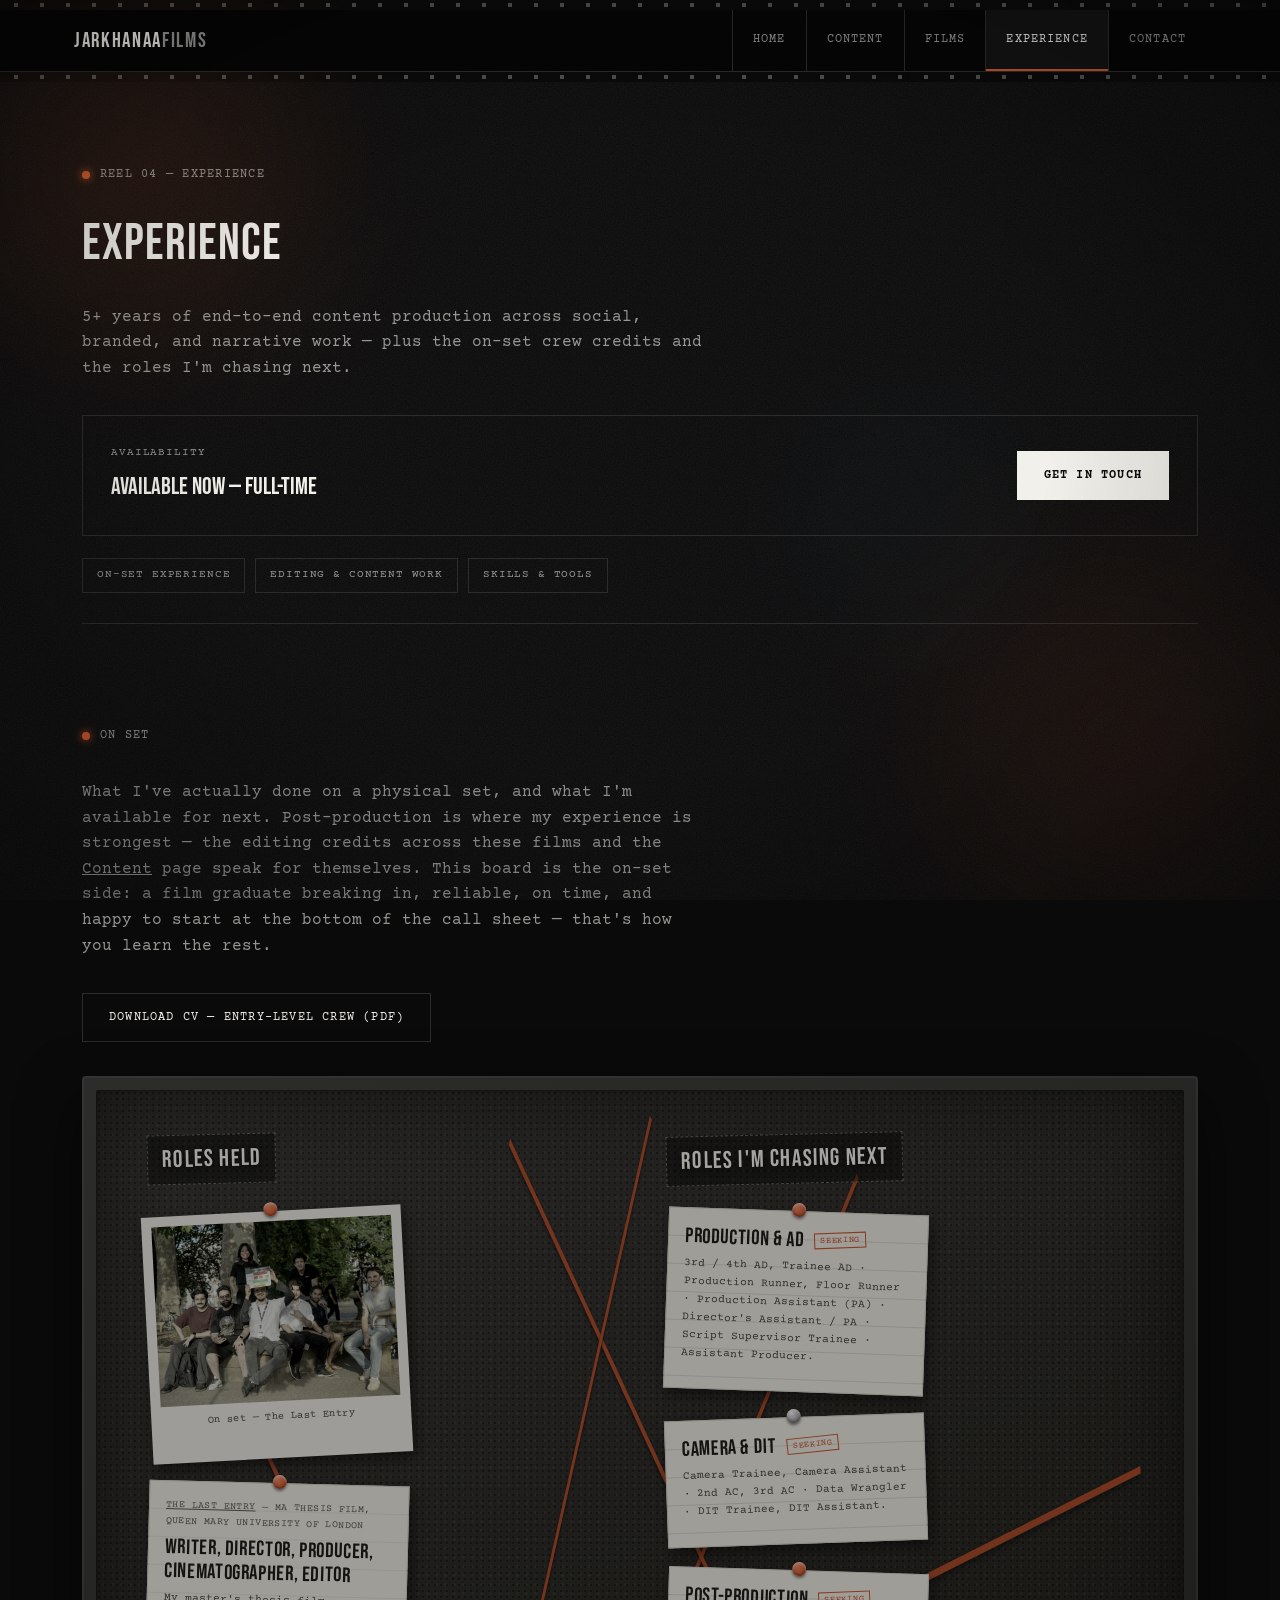
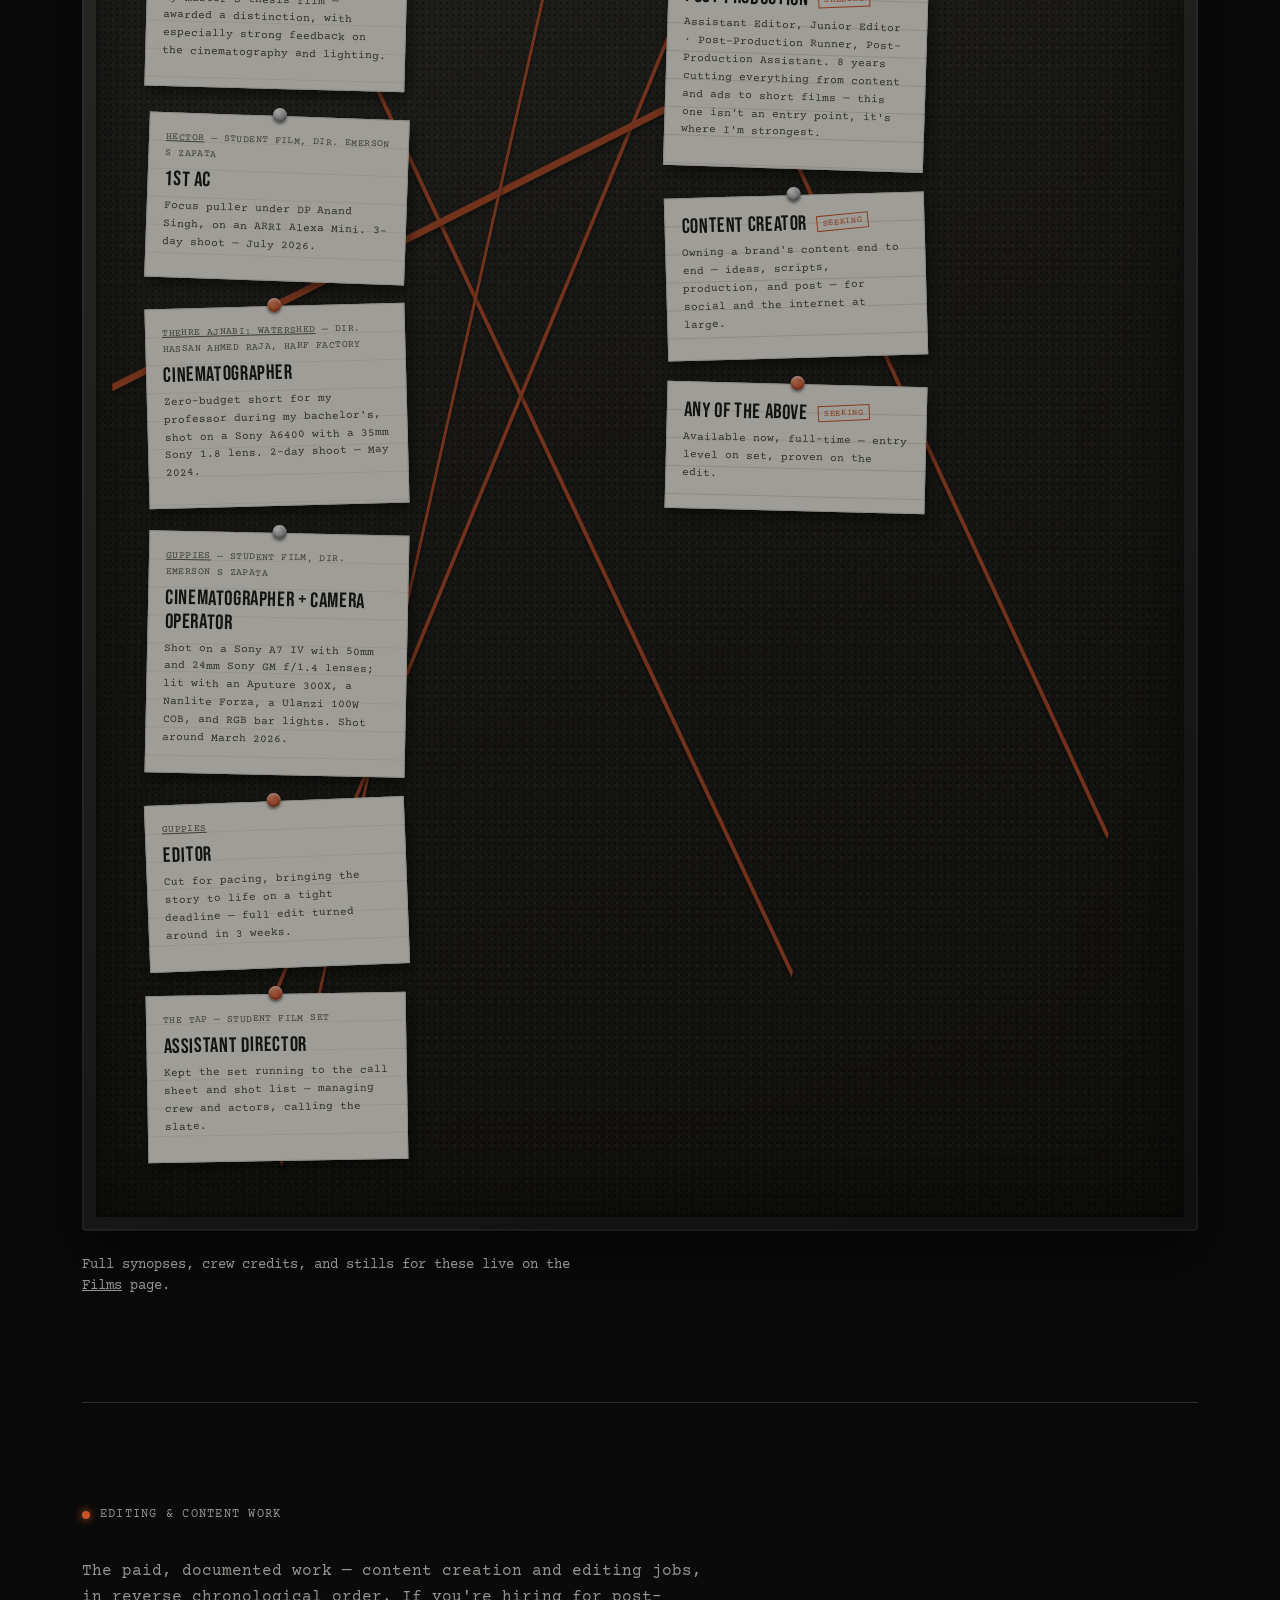
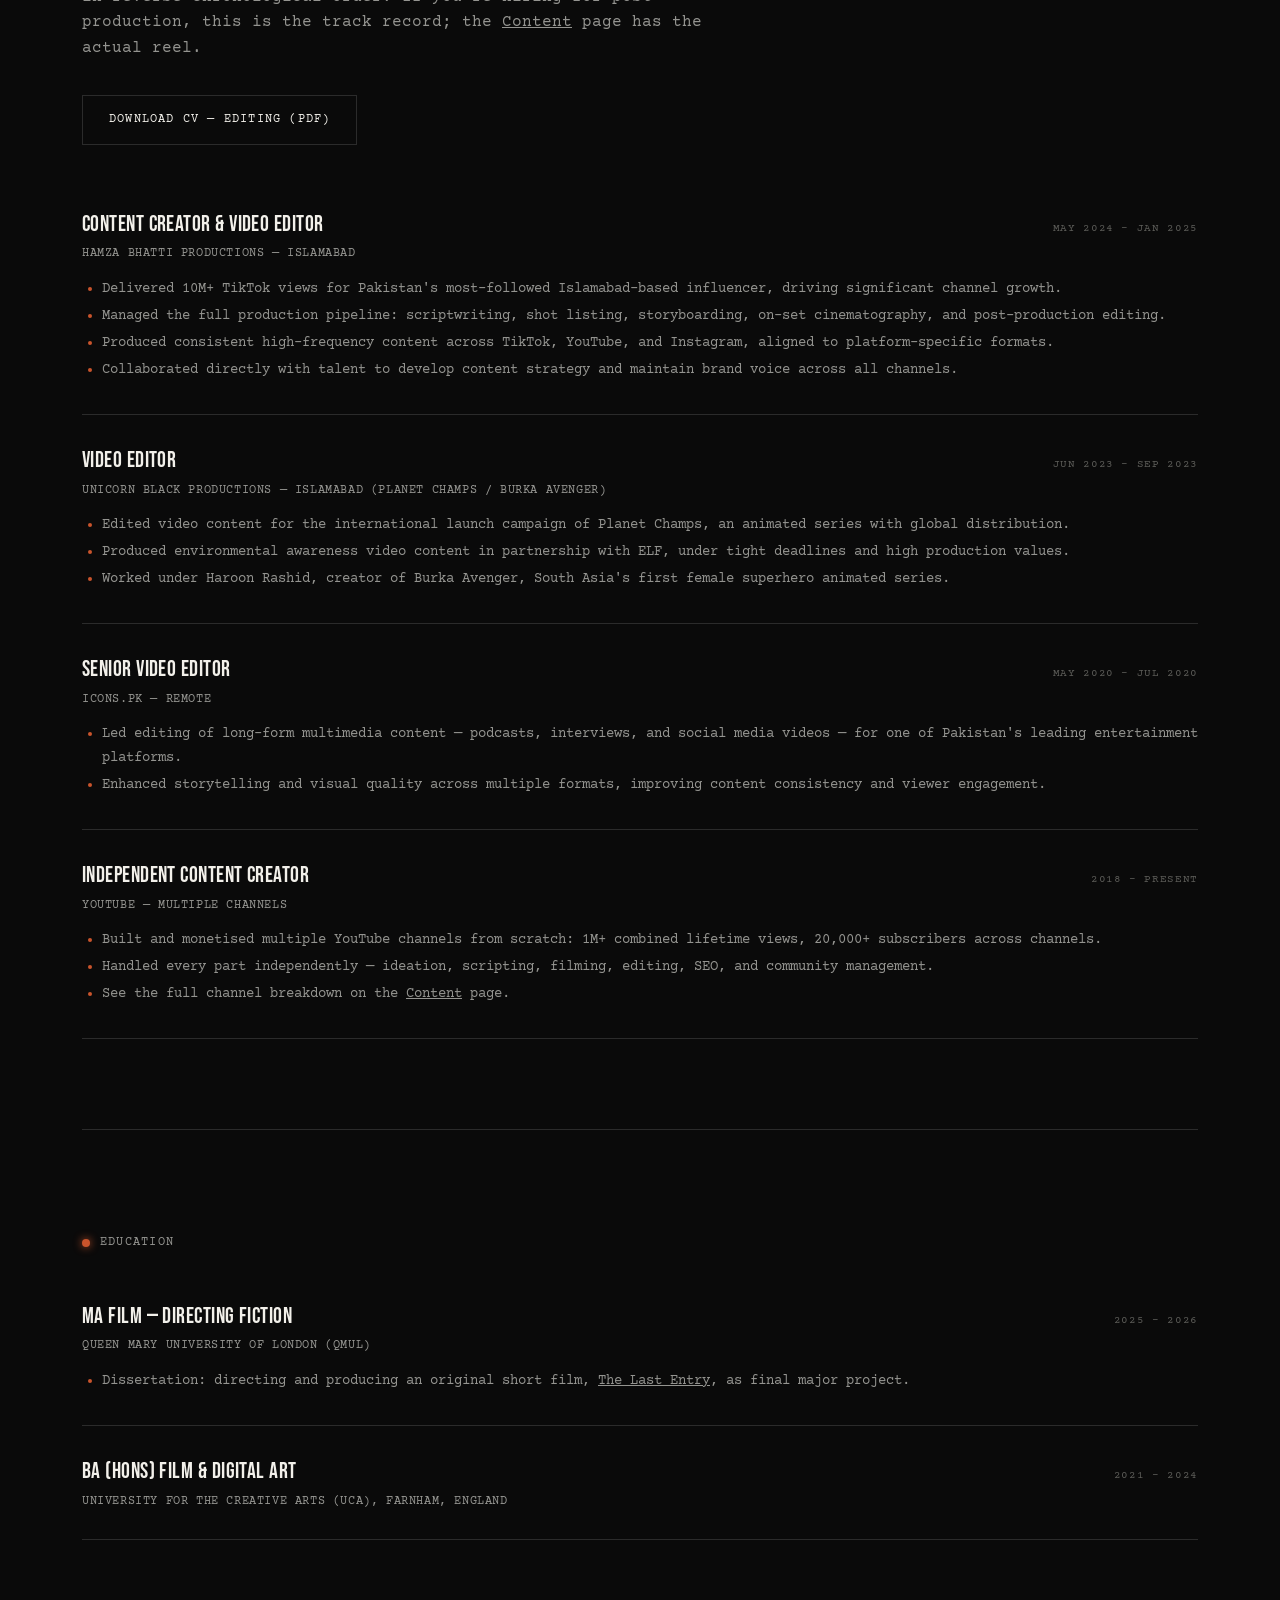
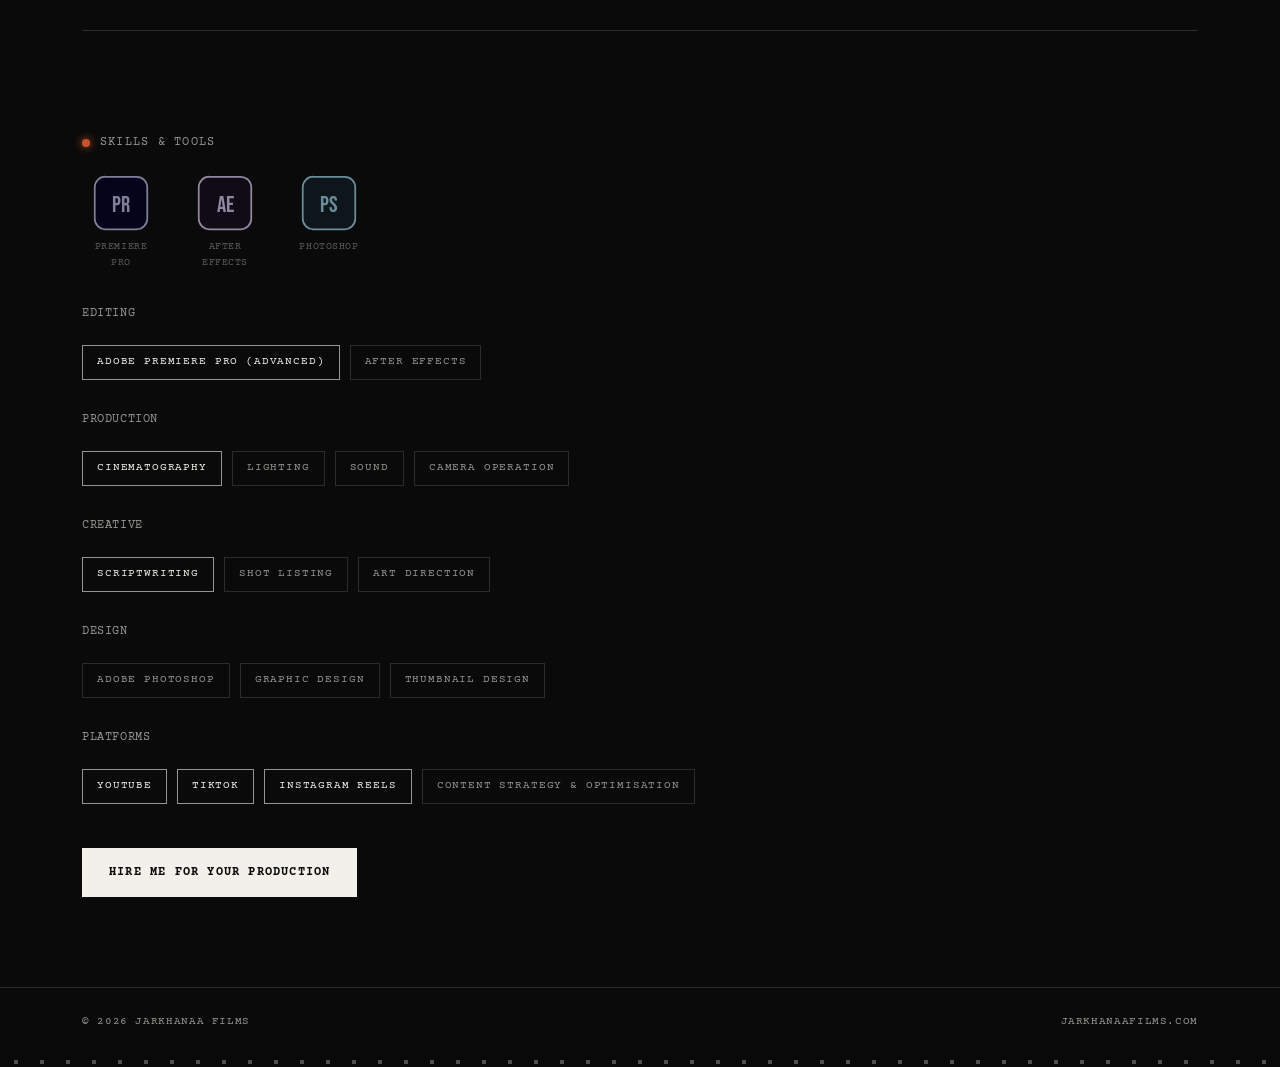
<file: experience.html>
<!DOCTYPE html>
<html lang="en">
<head>
<meta charset="UTF-8">
<meta name="viewport" content="width=device-width, initial-scale=1.0">
<title>Experience — Jarkhanaa Films</title>
<meta name="description" content="Work history, on-set credits, and skills — Mohammad Jarrar Ali Mehdi, Jarkhanaa Films.">
<meta property="og:type" content="website">
<meta property="og:url" content="https://jarkhanaafilms.com/experience.html">
<meta property="og:title" content="Experience — Jarkhanaa Films">
<meta property="og:description" content="Work history, on-set credits, and skills — Mohammad Jarrar Ali Mehdi.">
<meta property="og:image" content="https://jarkhanaafilms.com/assets/images/og-logo.png">
<meta property="og:image:width" content="1200">
<meta property="og:image:height" content="630">
<meta name="twitter:card" content="summary_large_image">
<meta name="twitter:title" content="Experience — Jarkhanaa Films">
<meta name="twitter:description" content="Work history, on-set credits, and skills — Mohammad Jarrar Ali Mehdi.">
<meta name="twitter:image" content="https://jarkhanaafilms.com/assets/images/og-logo.png">
<link rel="preconnect" href="https://fonts.googleapis.com">
<link rel="preconnect" href="https://fonts.gstatic.com" crossorigin>
<link href="https://fonts.googleapis.com/css2?family=Bebas+Neue&family=Courier+Prime:wght@400;700&display=swap" rel="stylesheet">
<link rel="stylesheet" href="css/style.css">
</head>
<body>

<div class="sprockets"></div>
<nav class="filmstrip-nav">
  <div class="nav-frames">
    <a href="index.html" class="nav-logo">JARKHANAA <span>FILMS</span></a>
    <ul class="nav-links">
      <li><a href="index.html">Home</a></li>
      <li><a href="content.html">Content</a></li>
      <li><a href="films.html">Films</a></li>
      <li><a href="experience.html" class="active">Experience</a></li>
      <li><a href="contact.html">Contact</a></li>
    </ul>
  </div>
</nav>
<div class="sprockets"></div>

<main class="container">
  <section class="section" style="border-top:none;padding-top:70px;padding-bottom:30px;">
    <p class="timecode">Reel 04 — Experience</p>
    <h2 class="section-heading">Experience</h2>
    <p class="lede">
      5+ years of end-to-end content production across social, branded, and
      narrative work — plus the on-set crew credits and the roles I'm
      chasing next.
    </p>

    <div class="callout" style="margin-top:34px;">
      <div>
        <div class="label">Availability</div>
        <div class="headline">Available now — full-time</div>
      </div>
      <a href="contact.html" class="btn btn-primary">Get in touch</a>
    </div>

    <!--
      QUICK JUMP — this page covers two different pitches (on-set crew
      vs. editing/content), so let a time-pressed hirer skip straight
      to the one they came for instead of scrolling past the other.
    -->
    <nav class="quick-jump" aria-label="Jump to a section">
      <a href="#on-set">On-Set Experience</a>
      <a href="#editing">Editing &amp; Content Work</a>
      <a href="#skills">Skills &amp; Tools</a>
    </nav>
  </section>

  <!-- ============================= ON SET ============================= -->
  <section class="section" id="on-set">
    <p class="timecode">On Set</p>
    <p class="lede" style="margin-bottom:34px;">
      What I've actually done on a physical set, and what I'm available
      for next. Post-production is where my experience is strongest — the
      editing credits across these films and the
      <a href="content.html" style="text-decoration:underline;">Content</a> page
      speak for themselves. This board is the on-set side: a film graduate
      breaking in, reliable, on time, and happy to start at the bottom of
      the call sheet — that's how you learn the rest.
    </p>
    <div class="cta-row" style="margin-bottom:34px;">
      <a href="assets/cv/Jarrar-Ali-CV-Trainee.pdf" target="_blank" rel="noopener" class="btn btn-ghost">Download CV — Entry-Level Crew (PDF)</a>
    </div>

    <!--
      DETECTIVE BOARD — a corkboard standing in for the callsheet. Each
      role is a pinned index card (or the BTS photo); the left column is
      what I've actually done, the right is what I'm chasing next. The
      cursor becomes a flashlight over it — see .board rules in style.css
      and the "detective-board" block in js/main.js.
    -->
    <div class="board-frame">
      <div class="board" id="detective-board">
        <svg class="board-strings" viewBox="0 0 1000 500" preserveAspectRatio="none" aria-hidden="true">
          <line x1="60" y1="40" x2="640" y2="430" />
          <line x1="120" y1="470" x2="700" y2="25" />
          <line x1="380" y1="15" x2="930" y2="390" />
          <line x1="15" y1="260" x2="960" y2="110" />
          <line x1="510" y1="8" x2="170" y2="485" />
        </svg>

        <div class="board-col">
          <div class="board-col-label">Roles Held</div>

          <figure class="card card-photo" style="--rot:-3deg;">
            <span class="pin pin-red"></span>
            <img src="assets/images/bts/bts-05.jpg" alt="Cast and crew on set, The Last Entry">
            <figcaption>On set — The Last Entry</figcaption>
          </figure>

          <div class="card card-note" style="--rot:1.5deg;">
            <span class="pin pin-red"></span>
            <div class="card-tag"><a href="films.html#the-last-entry">The Last Entry</a> — MA thesis film, Queen Mary University of London</div>
            <div class="card-role">Writer, Director, Producer, Cinematographer, Editor</div>
            <p class="card-note-body">
              My master's thesis film — awarded a distinction, with
              especially strong feedback on the cinematography and
              lighting.
            </p>
          </div>

          <div class="card card-note" style="--rot:2deg;">
            <span class="pin pin-silver"></span>
            <div class="card-tag"><a href="films.html#hector">Hector</a> — student film, dir. Emerson S Zapata</div>
            <div class="card-role">1st AC</div>
            <p class="card-note-body">
              Focus puller under DP Anand Singh, on an ARRI Alexa Mini.
              3-day shoot — July 2026.
            </p>
          </div>

          <div class="card card-note" style="--rot:-1.5deg;">
            <span class="pin pin-red"></span>
            <div class="card-tag"><a href="films.html#thehre-ajnabi">Thehre Ajnabi: Watershed</a> — dir. Hassan Ahmed Raja, Harf Factory</div>
            <div class="card-role">Cinematographer</div>
            <p class="card-note-body">
              Zero-budget short for my professor during my bachelor's, shot
              on a Sony A6400 with a 35mm Sony 1.8 lens. 2-day shoot — May
              2024.
            </p>
          </div>

          <div class="card card-note" style="--rot:1.2deg;">
            <span class="pin pin-silver"></span>
            <div class="card-tag"><a href="films.html#guppies">Guppies</a> — student film, dir. Emerson S Zapata</div>
            <div class="card-role">Cinematographer + Camera Operator</div>
            <p class="card-note-body">
              Shot on a Sony A7 IV with 50mm and 24mm Sony GM f/1.4 lenses;
              lit with an Aputure 300X, a Nanlite Forza, a Ulanzi 100W COB,
              and RGB bar lights. Shot around March 2026.
            </p>
          </div>
          <div class="card card-note" style="--rot:-2.2deg;">
            <span class="pin pin-red"></span>
            <div class="card-tag"><a href="films.html#guppies">Guppies</a></div>
            <div class="card-role">Editor</div>
            <p class="card-note-body">
              Cut for pacing, bringing the story to life on a tight
              deadline — full edit turned around in 3 weeks.
            </p>
          </div>

          <div class="card card-note" style="--rot:-1deg;">
            <span class="pin pin-red"></span>
            <div class="card-tag">The Tap — student film set</div>
            <div class="card-role">Assistant Director</div>
            <p class="card-note-body">
              Kept the set running to the call sheet and shot list —
              managing crew and actors, calling the slate.
            </p>
          </div>
        </div>

        <div class="board-col">
          <div class="board-col-label">Roles I'm Chasing Next</div>

          <div class="card card-note seeking" style="--rot:2deg;">
            <span class="pin pin-red"></span>
            <div class="card-role">Production &amp; AD</div>
            <p class="card-note-body">
              3rd / 4th AD, Trainee AD &middot; Production Runner, Floor
              Runner &middot; Production Assistant (PA) &middot; Director's
              Assistant / PA &middot; Script Supervisor Trainee &middot;
              Assistant Producer.
            </p>
          </div>
          <div class="card card-note seeking" style="--rot:-2deg;">
            <span class="pin pin-silver"></span>
            <div class="card-role">Camera &amp; DIT</div>
            <p class="card-note-body">
              Camera Trainee, Camera Assistant &middot; 2nd AC, 3rd AC
              &middot; Data Wrangler &middot; DIT Trainee, DIT Assistant.
            </p>
          </div>
          <div class="card card-note seeking" style="--rot:1.8deg;">
            <span class="pin pin-red"></span>
            <div class="card-role">Post-Production</div>
            <p class="card-note-body">
              Assistant Editor, Junior Editor &middot; Post-Production
              Runner, Post-Production Assistant. 8 years cutting
              everything from content and ads to short films — this one
              isn't an entry point, it's where I'm strongest.
            </p>
          </div>
          <div class="card card-note seeking" style="--rot:-1.6deg;">
            <span class="pin pin-silver"></span>
            <div class="card-role">Content Creator</div>
            <p class="card-note-body">
              Owning a brand's content end to end — ideas, scripts,
              production, and post — for social and the internet at
              large.
            </p>
          </div>
          <div class="card card-note seeking" style="--rot:1.4deg;">
            <span class="pin pin-red"></span>
            <div class="card-role">Any of the above</div>
            <p class="card-note-body">Available now, full-time — entry level on set, proven on the edit.</p>
          </div>
        </div>
      </div>
    </div>
    <p class="lede" style="margin-top:24px;font-size:0.85rem;">
      Full synopses, crew credits, and stills for these live on the
      <a href="films.html" style="text-decoration:underline;">Films</a> page.
    </p>
  </section>

  <!-- ===================== EDITING & CONTENT WORK ====================== -->
  <section class="section" id="editing">
    <p class="timecode">Editing &amp; Content Work</p>
    <p class="lede" style="margin-bottom:34px;">
      The paid, documented work — content creation and editing jobs, in
      reverse chronological order. If you're hiring for post-production,
      this is the track record; the <a href="content.html" style="text-decoration:underline;">Content</a>
      page has the actual reel.
    </p>
    <div class="cta-row" style="margin-bottom:34px;">
      <a href="assets/cv/Jarrar-Ali-CV-Editing.pdf" target="_blank" rel="noopener" class="btn btn-ghost">Download CV — Editing (PDF)</a>
    </div>

    <div class="job">
      <div class="job-head">
        <div>
          <div class="job-role">Content Creator &amp; Video Editor</div>
          <div class="job-company">Hamza Bhatti Productions — Islamabad</div>
        </div>
        <div class="job-dates">May 2024 – Jan 2025</div>
      </div>
      <ul>
        <li>Delivered 10M+ TikTok views for Pakistan's most-followed Islamabad-based influencer, driving significant channel growth.</li>
        <li>Managed the full production pipeline: scriptwriting, shot listing, storyboarding, on-set cinematography, and post-production editing.</li>
        <li>Produced consistent high-frequency content across TikTok, YouTube, and Instagram, aligned to platform-specific formats.</li>
        <li>Collaborated directly with talent to develop content strategy and maintain brand voice across all channels.</li>
      </ul>
    </div>

    <div class="job">
      <div class="job-head">
        <div>
          <div class="job-role">Video Editor</div>
          <div class="job-company">Unicorn Black Productions — Islamabad (Planet Champs / Burka Avenger)</div>
        </div>
        <div class="job-dates">Jun 2023 – Sep 2023</div>
      </div>
      <ul>
        <li>Edited video content for the international launch campaign of Planet Champs, an animated series with global distribution.</li>
        <li>Produced environmental awareness video content in partnership with ELF, under tight deadlines and high production values.</li>
        <li>Worked under Haroon Rashid, creator of Burka Avenger, South Asia's first female superhero animated series.</li>
      </ul>
    </div>

    <div class="job">
      <div class="job-head">
        <div>
          <div class="job-role">Senior Video Editor</div>
          <div class="job-company">ICONS.PK — Remote</div>
        </div>
        <div class="job-dates">May 2020 – Jul 2020</div>
      </div>
      <ul>
        <li>Led editing of long-form multimedia content — podcasts, interviews, and social media videos — for one of Pakistan's leading entertainment platforms.</li>
        <li>Enhanced storytelling and visual quality across multiple formats, improving content consistency and viewer engagement.</li>
      </ul>
    </div>

    <div class="job">
      <div class="job-head">
        <div>
          <div class="job-role">Independent Content Creator</div>
          <div class="job-company">YouTube — Multiple Channels</div>
        </div>
        <div class="job-dates">2018 – Present</div>
      </div>
      <ul>
        <li>Built and monetised multiple YouTube channels from scratch: 1M+ combined lifetime views, 20,000+ subscribers across channels.</li>
        <li>Handled every part independently — ideation, scripting, filming, editing, SEO, and community management.</li>
        <li>See the full channel breakdown on the <a href="content.html" style="text-decoration:underline;">Content</a> page.</li>
      </ul>
    </div>
  </section>

  <!-- ============================ EDUCATION =========================== -->
  <section class="section">
    <p class="timecode">Education</p>

    <div class="job">
      <div class="job-head">
        <div>
          <div class="job-role">MA Film — Directing Fiction</div>
          <div class="job-company">Queen Mary University of London (QMUL)</div>
        </div>
        <div class="job-dates">2025 – 2026</div>
      </div>
      <ul>
        <li>Dissertation: directing and producing an original short film, <a href="films.html" style="text-decoration:underline;">The Last Entry</a>, as final major project.</li>
      </ul>
    </div>

    <div class="job">
      <div class="job-head">
        <div>
          <div class="job-role">BA (Hons) Film &amp; Digital Art</div>
          <div class="job-company">University for the Creative Arts (UCA), Farnham, England</div>
        </div>
        <div class="job-dates">2021 – 2024</div>
      </div>
    </div>
  </section>

  <!-- ============================== SKILLS ============================ -->
  <section class="section" id="skills">
    <p class="timecode">Skills &amp; Tools</p>

    <!--
      TOOL BADGES — the three apps this all actually gets made in.
      Grayscale/dim at rest, like a film negative; hover or focus
      "develops" one into its real brand color, same idea as the
      still-rail/frame-viewer grayscale-to-color hover everywhere else.
    -->
    <div class="tool-badges">
      <div class="tool-badge" tabindex="0" style="--tool-bg:#00005b; --tool-color:#9999ff;">
        <svg viewBox="0 0 32 32" aria-hidden="true">
          <rect x="1" y="1" width="30" height="30" rx="6"></rect>
          <text x="16" y="21">Pr</text>
        </svg>
        <span class="tool-name">Premiere Pro</span>
      </div>
      <div class="tool-badge" tabindex="0" style="--tool-bg:#1a0a33; --tool-color:#c69fff;">
        <svg viewBox="0 0 32 32" aria-hidden="true">
          <rect x="1" y="1" width="30" height="30" rx="6"></rect>
          <text x="16" y="21">Ae</text>
        </svg>
        <span class="tool-name">After Effects</span>
      </div>
      <div class="tool-badge" tabindex="0" style="--tool-bg:#001e36; --tool-color:#31c5f0;">
        <svg viewBox="0 0 32 32" aria-hidden="true">
          <rect x="1" y="1" width="30" height="30" rx="6"></rect>
          <text x="16" y="21">Ps</text>
        </svg>
        <span class="tool-name">Photoshop</span>
      </div>
    </div>

    <div style="margin-bottom:24px;">
      <div class="job-company" style="margin-bottom:10px;">Editing</div>
      <div class="role-tags">
        <span class="role-tag primary">Adobe Premiere Pro (Advanced)</span>
        <span class="role-tag">After Effects</span>
      </div>
    </div>

    <div style="margin-bottom:24px;">
      <div class="job-company" style="margin-bottom:10px;">Production</div>
      <div class="role-tags">
        <span class="role-tag primary">Cinematography</span>
        <span class="role-tag">Lighting</span>
        <span class="role-tag">Sound</span>
        <span class="role-tag">Camera Operation</span>
      </div>
    </div>

    <div style="margin-bottom:24px;">
      <div class="job-company" style="margin-bottom:10px;">Creative</div>
      <div class="role-tags">
        <span class="role-tag primary">Scriptwriting</span>
        <span class="role-tag">Shot Listing</span>
        <span class="role-tag">Art Direction</span>
      </div>
    </div>

    <div style="margin-bottom:24px;">
      <div class="job-company" style="margin-bottom:10px;">Design</div>
      <div class="role-tags">
        <span class="role-tag">Adobe Photoshop</span>
        <span class="role-tag">Graphic Design</span>
        <span class="role-tag">Thumbnail Design</span>
      </div>
    </div>

    <div>
      <div class="job-company" style="margin-bottom:10px;">Platforms</div>
      <div class="role-tags">
        <span class="role-tag primary">YouTube</span>
        <span class="role-tag primary">TikTok</span>
        <span class="role-tag primary">Instagram Reels</span>
        <span class="role-tag">Content Strategy &amp; Optimisation</span>
      </div>
    </div>

    <div class="cta-row" style="margin-top:44px;">
      <a href="contact.html" class="btn btn-primary">Hire me for your production</a>
    </div>
  </section>
</main>

<footer class="site-footer">
  <div class="container footer-inner">
    <span>&copy; <span id="year"></span> Jarkhanaa Films</span>
    <span>jarkhanaafilms.com</span>
  </div>
</footer>
<div class="sprockets"></div>

<script src="js/main.js"></script>

<!-- GoatCounter — simple, privacy-friendly analytics -->
<script data-goatcounter="https://jarkhanaafilms.goatcounter.com/count"
        async src="//gc.zgo.at/count.js"></script>
</body>
</html>
</file>
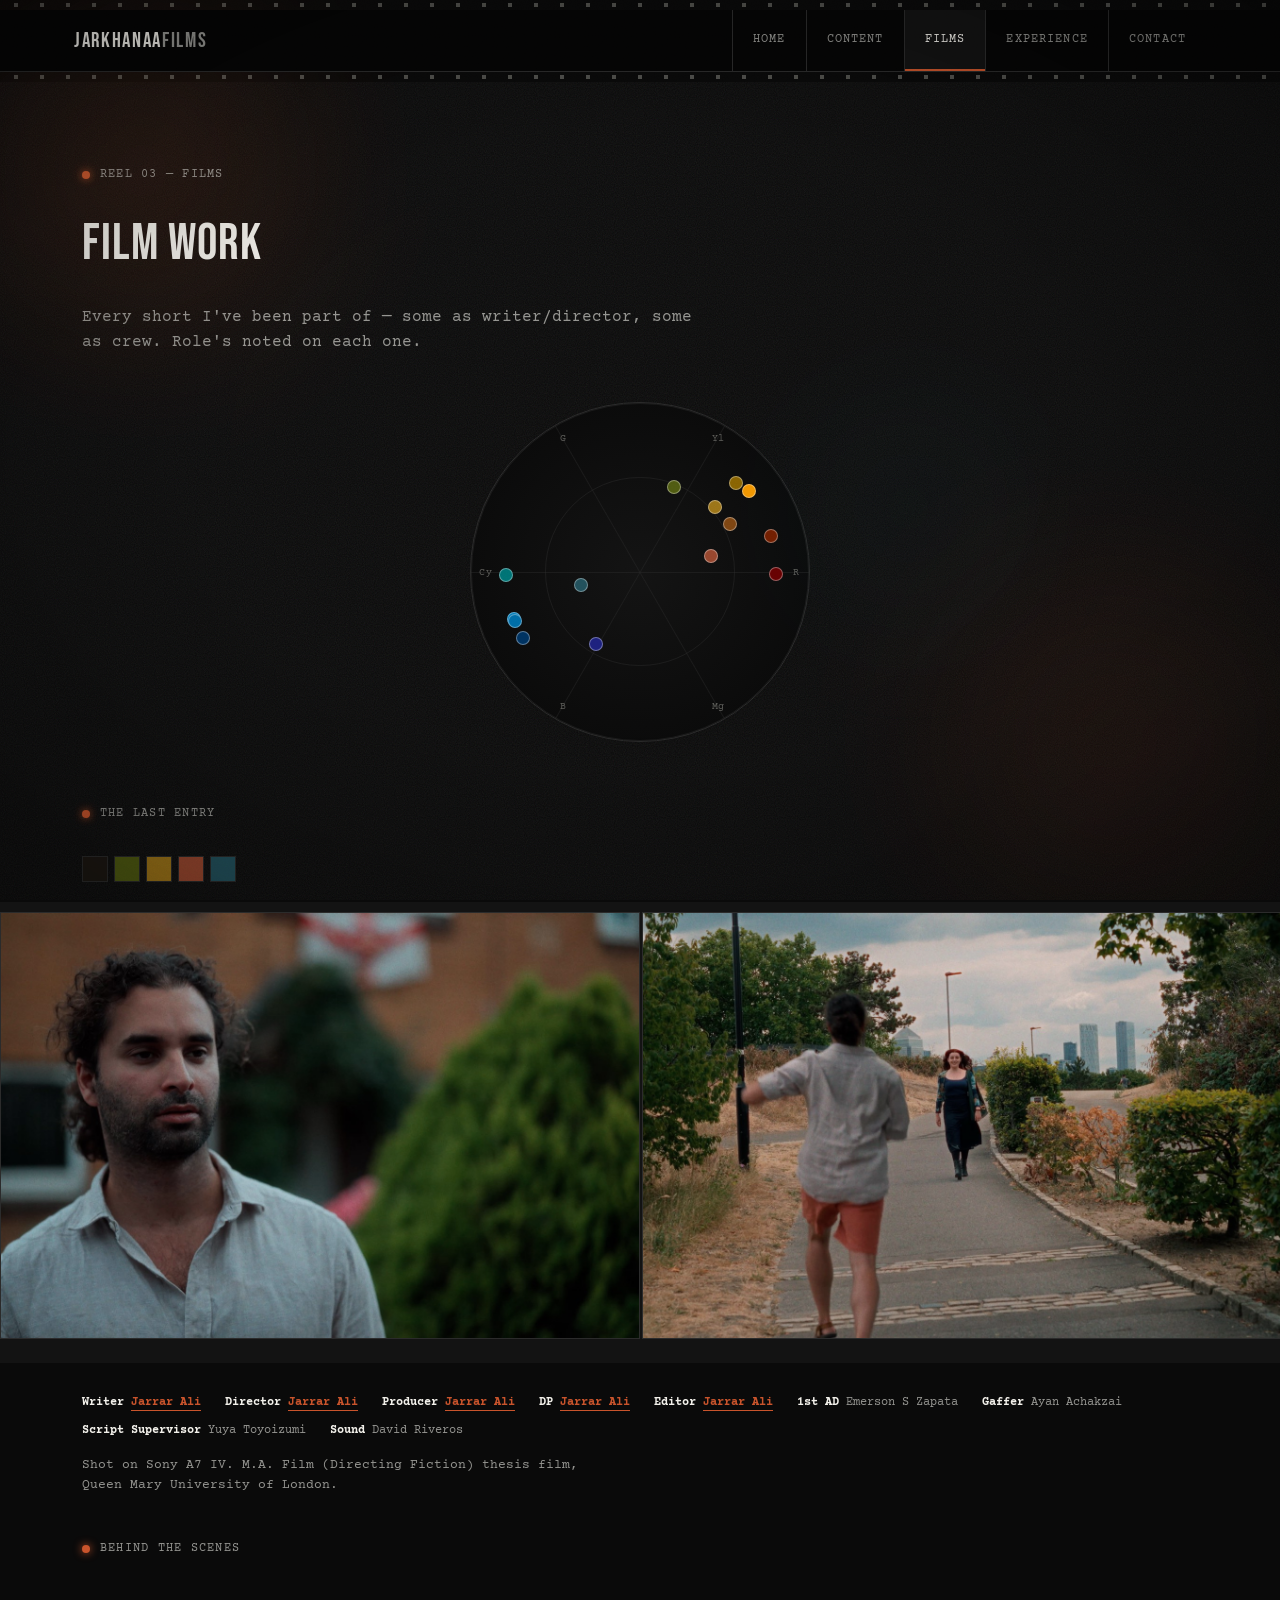
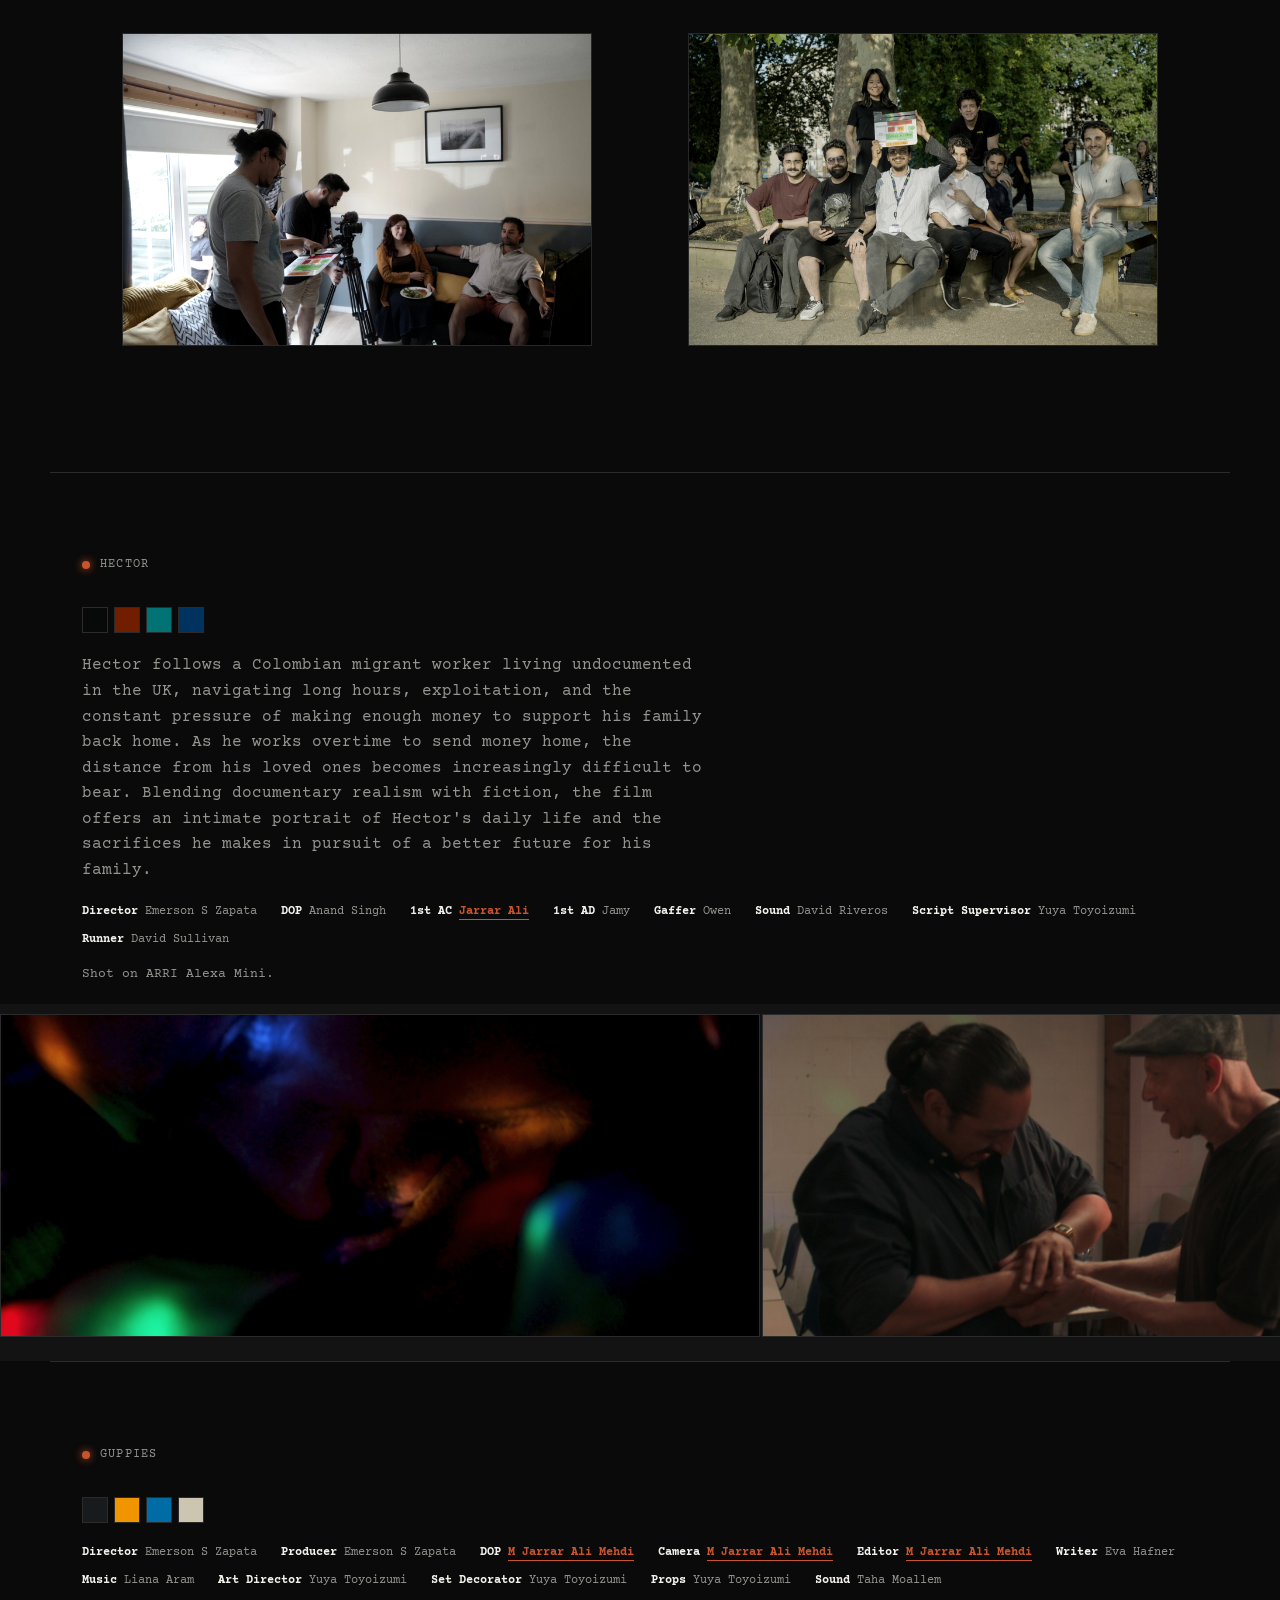
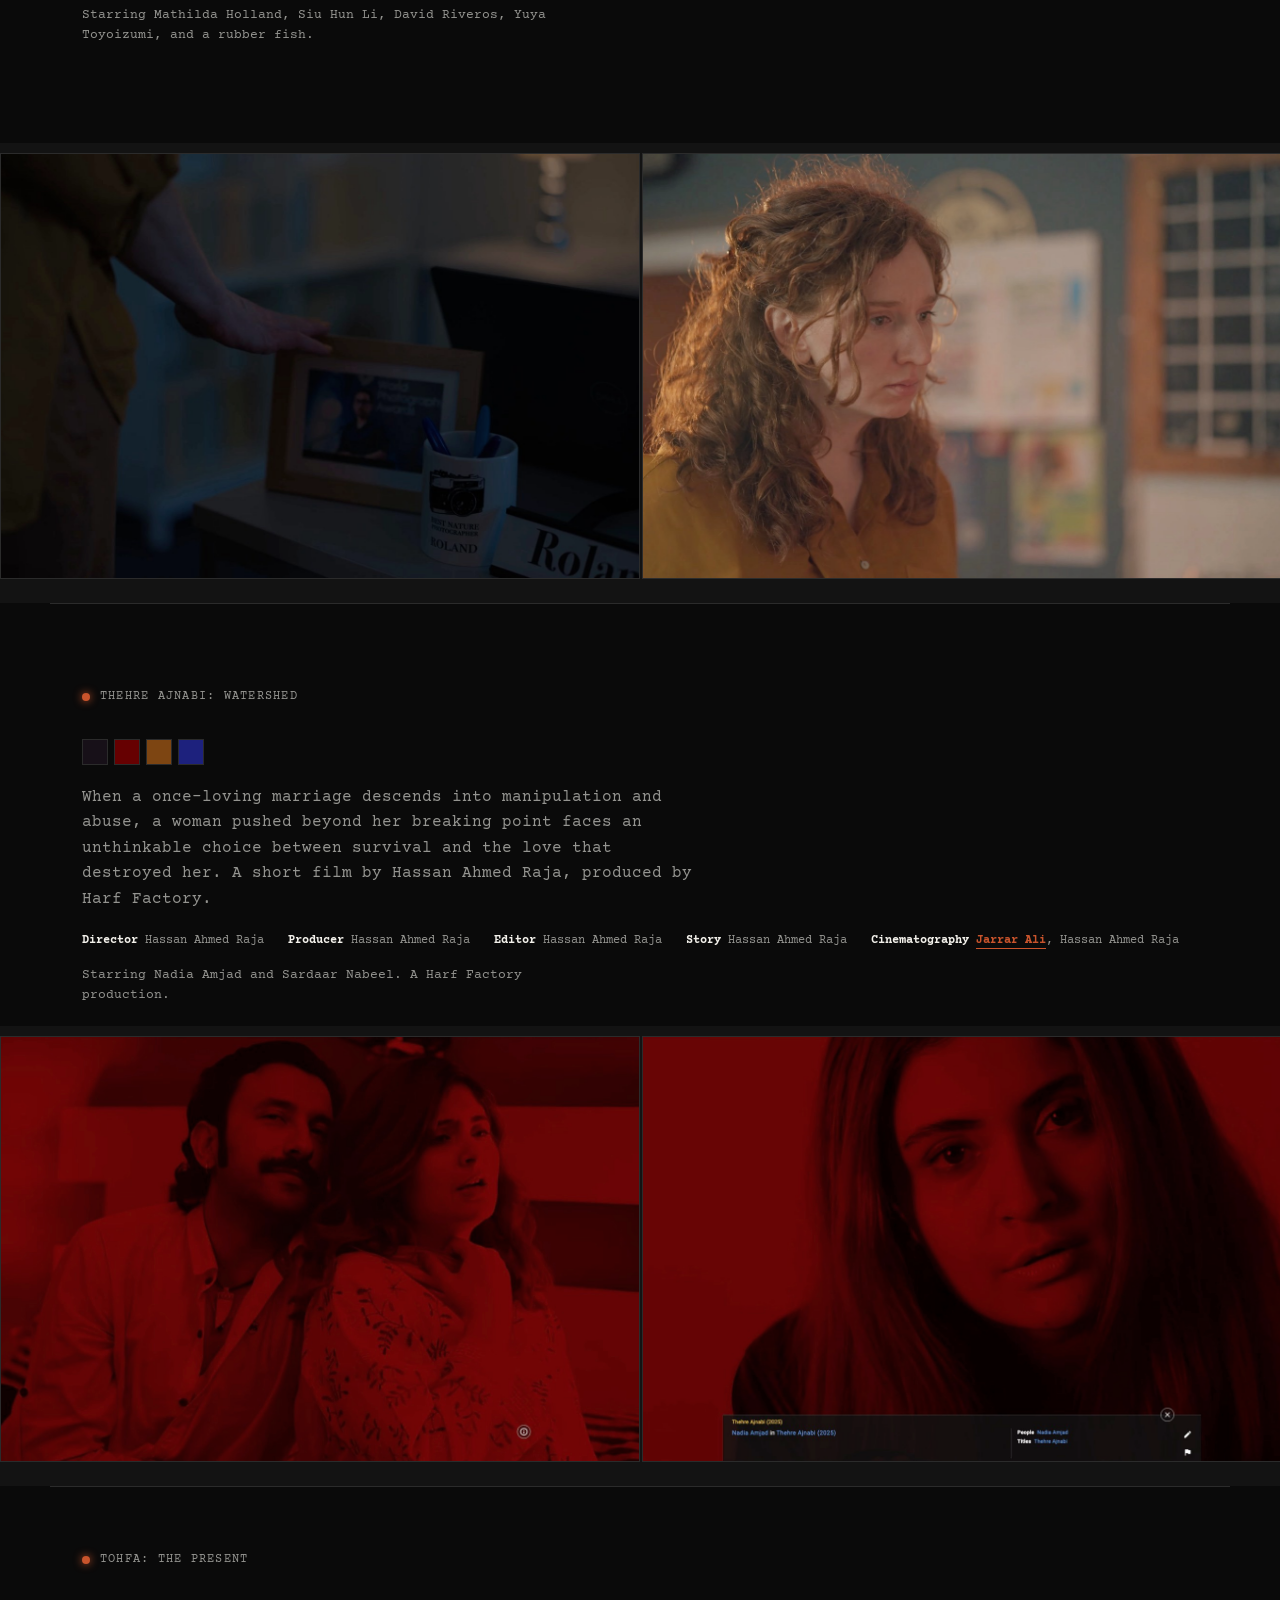
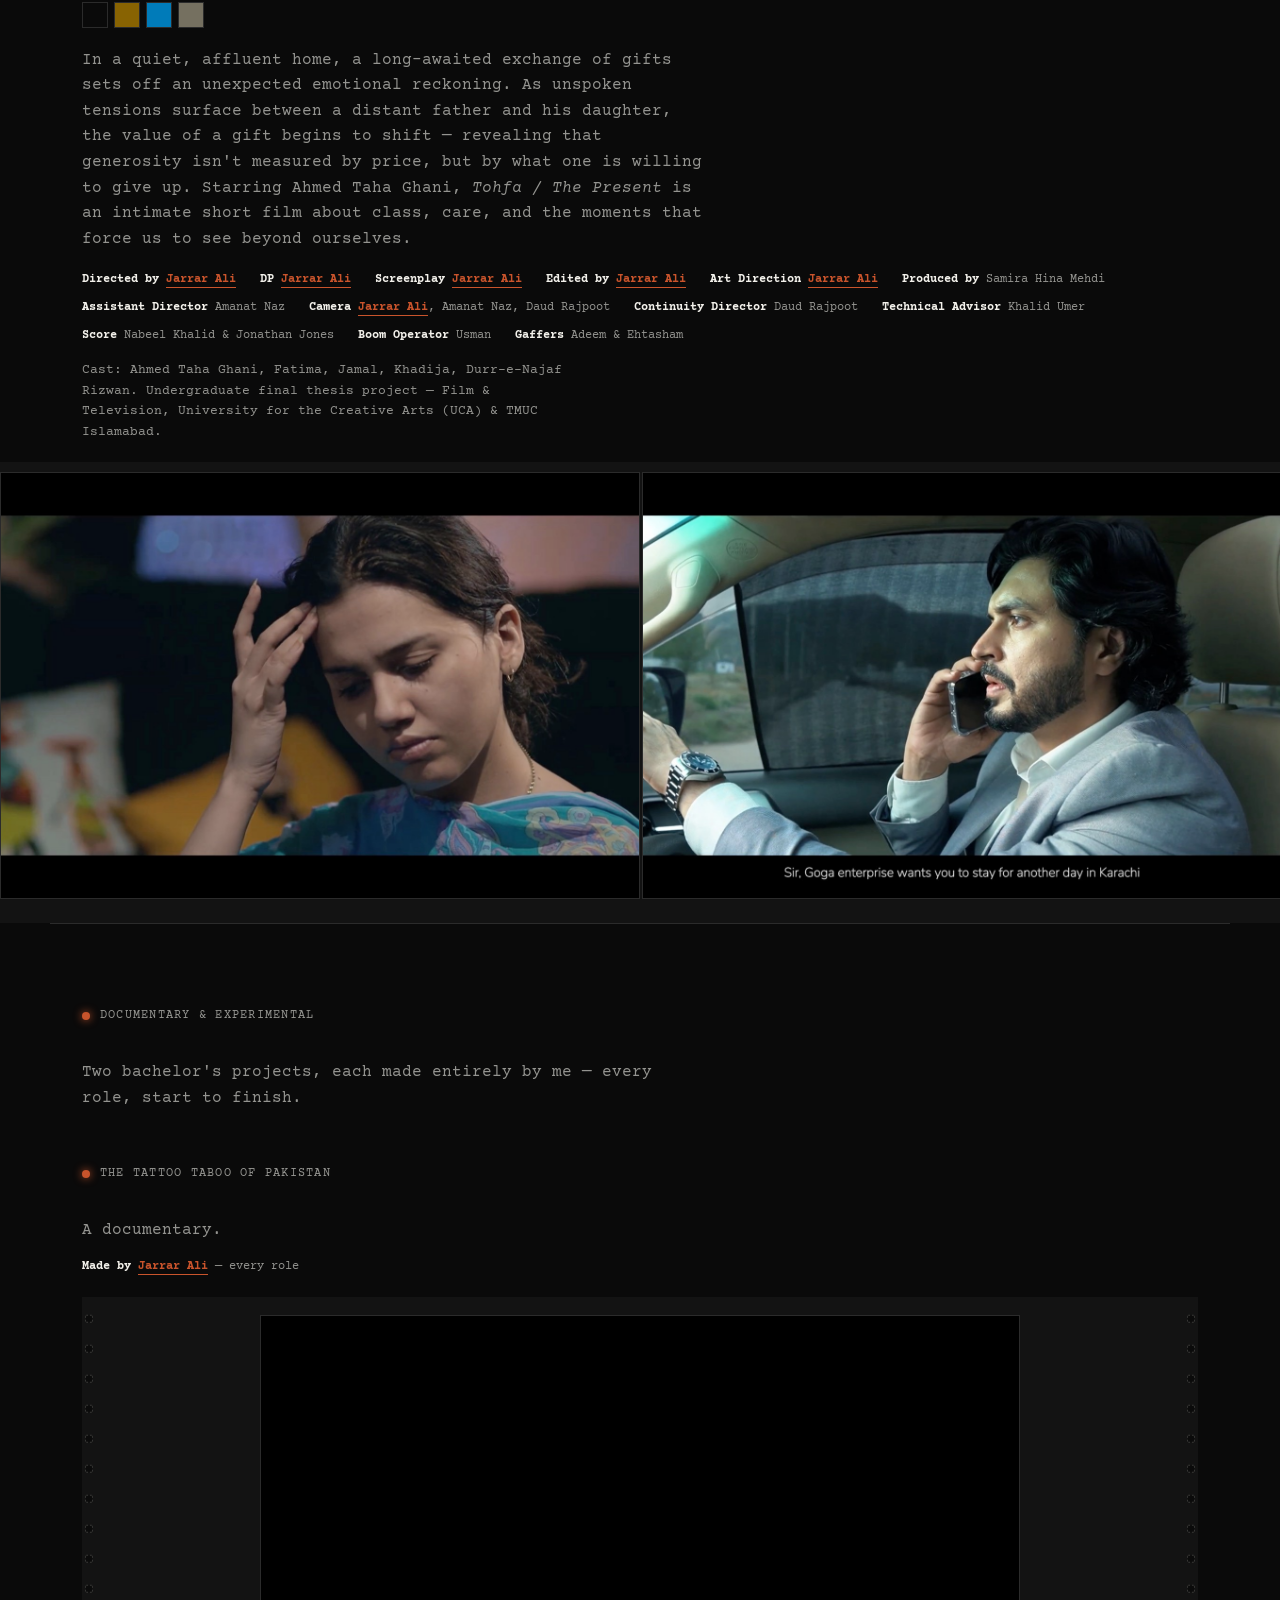
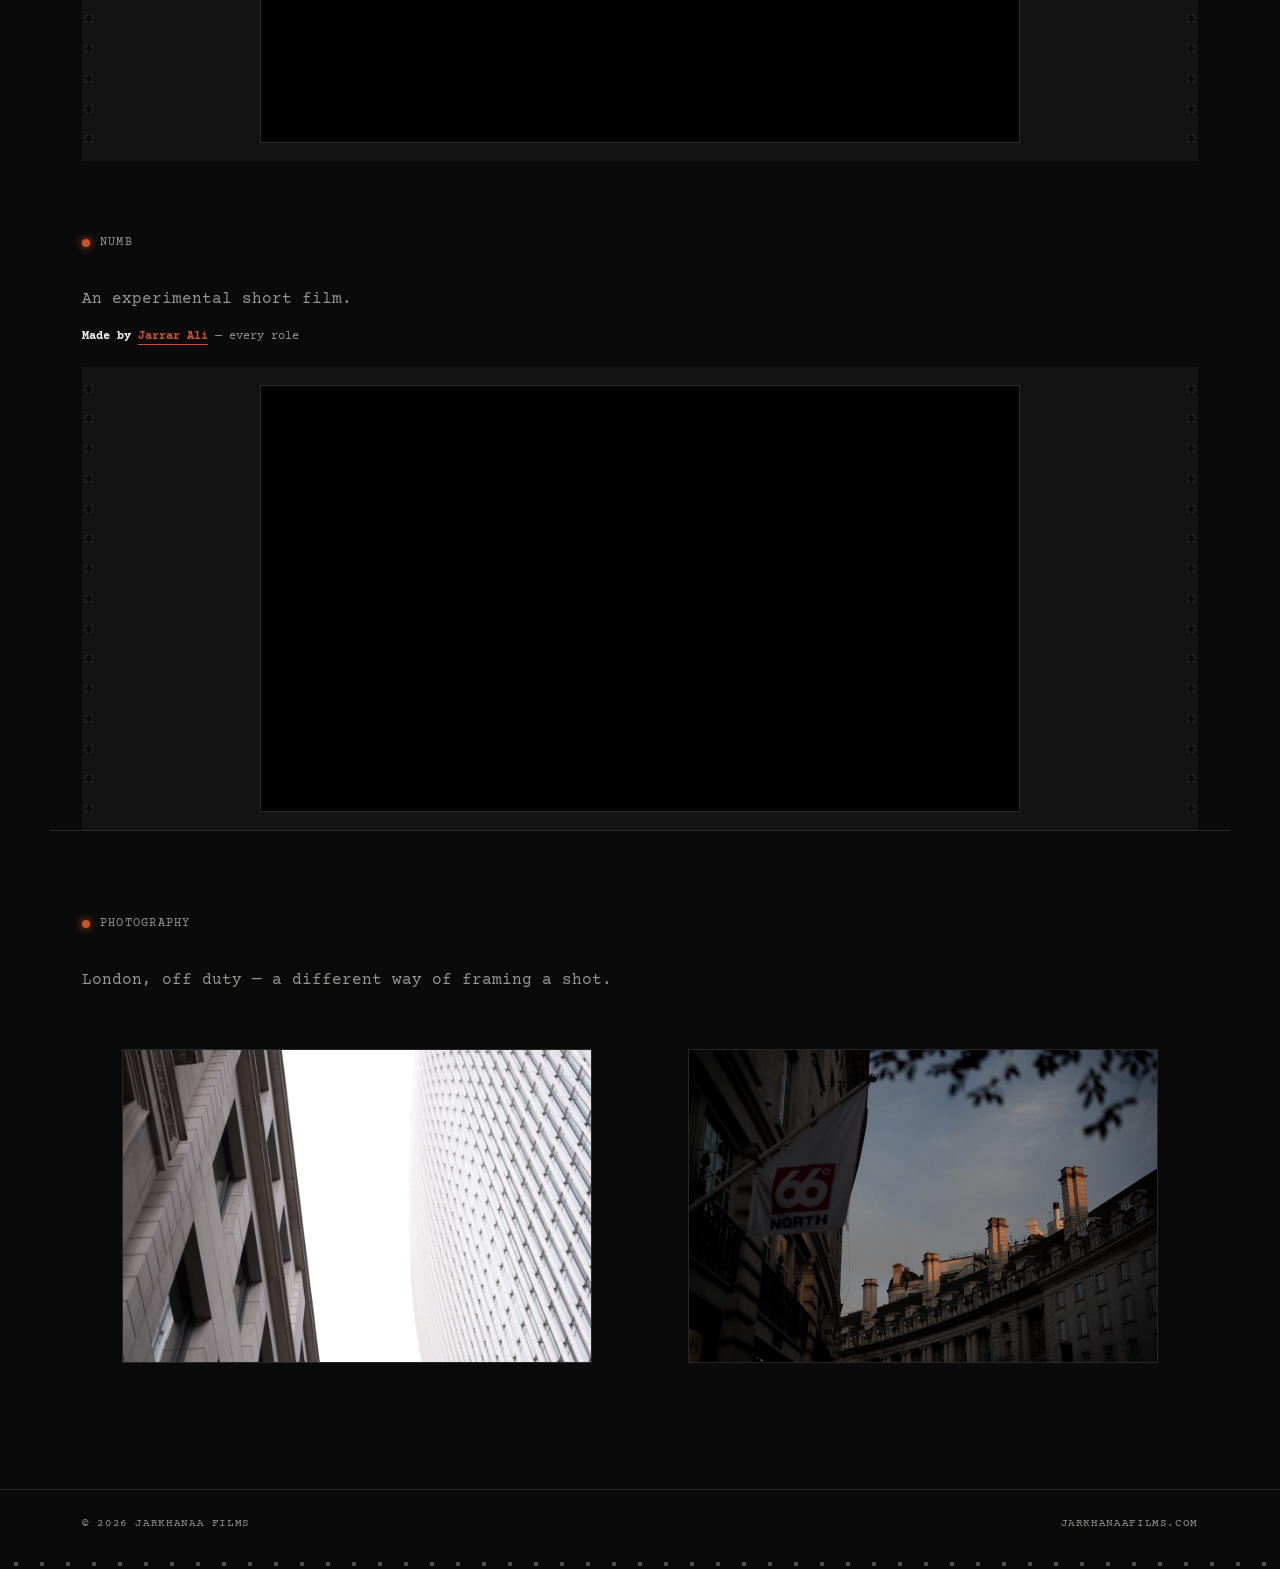
<file: films.html>
<!DOCTYPE html>
<html lang="en">
<head>
<meta charset="UTF-8">
<meta name="viewport" content="width=device-width, initial-scale=1.0">
<title>Films — Jarkhanaa Films</title>
<meta name="description" content="Short films Mohammad Jarrar Ali Mehdi has written, directed, shot, or edited — Jarkhanaa Films.">
<meta property="og:type" content="website">
<meta property="og:url" content="https://jarkhanaafilms.com/films.html">
<meta property="og:title" content="Films — Jarkhanaa Films">
<meta property="og:description" content="Short films Mohammad Jarrar Ali Mehdi has written, directed, shot, or edited.">
<meta property="og:image" content="https://jarkhanaafilms.com/assets/images/og-logo.png">
<meta property="og:image:width" content="1200">
<meta property="og:image:height" content="630">
<meta name="twitter:card" content="summary_large_image">
<meta name="twitter:title" content="Films — Jarkhanaa Films">
<meta name="twitter:description" content="Short films Mohammad Jarrar Ali Mehdi has written, directed, shot, or edited.">
<meta name="twitter:image" content="https://jarkhanaafilms.com/assets/images/og-logo.png">
<link rel="preconnect" href="https://fonts.googleapis.com">
<link rel="preconnect" href="https://fonts.gstatic.com" crossorigin>
<link href="https://fonts.googleapis.com/css2?family=Bebas+Neue&family=Courier+Prime:wght@400;700&display=swap" rel="stylesheet">
<link rel="stylesheet" href="css/style.css">
</head>
<body>

<div class="sprockets"></div>
<nav class="filmstrip-nav">
  <div class="nav-frames">
    <a href="index.html" class="nav-logo">JARKHANAA <span>FILMS</span></a>
    <ul class="nav-links">
      <li><a href="index.html">Home</a></li>
      <li><a href="content.html">Content</a></li>
      <li><a href="films.html" class="active">Films</a></li>
      <li><a href="experience.html">Experience</a></li>
      <li><a href="contact.html">Contact</a></li>
    </ul>
  </div>
</nav>
<div class="sprockets"></div>

<main>
  <div class="container">
    <section class="section" style="border-top:none;padding-top:70px;padding-bottom:10px;">
      <p class="timecode">Reel 03 — Films</p>
      <h2 class="section-heading">Film Work</h2>
      <p class="lede">
        Every short I've been part of — some as writer/director, some as
        crew. Role's noted on each one.
      </p>
    </section>
  </div>

  <!-- ============================================================= -->
  <!-- VECTORSCOPE — every film's palette plotted by hue/saturation.  -->
  <!-- Click a dot to jump to that film's section below.              -->
  <!-- ============================================================= -->
  <div class="container">
    <div class="vectorscope-section">
      <div class="vectorscope" id="vectorscope">
        <div class="scope-face">
          <div class="scope-ring" style="inset:22%;"></div>
          <div class="scope-ring" style="inset:0;"></div>

          <div class="scope-spoke" style="transform:rotate(0deg);"></div>
          <div class="scope-spoke" style="transform:rotate(-60deg);"></div>
          <div class="scope-spoke" style="transform:rotate(-120deg);"></div>
          <div class="scope-spoke" style="transform:rotate(-180deg);"></div>
          <div class="scope-spoke" style="transform:rotate(-240deg);"></div>
          <div class="scope-spoke" style="transform:rotate(-300deg);"></div>

          <span class="scope-target" style="left:325.0px;top:170.0px;">R</span>
          <span class="scope-target" style="left:247.5px;top:35.8px;">Yl</span>
          <span class="scope-target" style="left:92.5px;top:35.8px;">G</span>
          <span class="scope-target" style="left:15.0px;top:170.0px;">Cy</span>
          <span class="scope-target" style="left:92.5px;top:304.2px;">B</span>
          <span class="scope-target" style="left:247.5px;top:304.2px;">Mg</span>

          <button class="scope-dot" style="left:202.9px;top:84.0px;background:#4f5a11;" data-film="the-last-entry" data-film-label="The Last Entry" data-color-label="Green" data-thumb="assets/images/last-entry-08.jpg" aria-label="The Last Entry — Green"></button>
          <button class="scope-dot" style="left:243.8px;top:104.3px;background:#9b7318;" data-film="the-last-entry" data-film-label="The Last Entry" data-color-label="Mustard" data-thumb="assets/images/last-entry-04.jpg" aria-label="The Last Entry — Mustard"></button>
          <button class="scope-dot" style="left:239.6px;top:152.9px;background:#96462e;" data-film="the-last-entry" data-film-label="The Last Entry" data-color-label="Rust" data-thumb="assets/images/last-entry-04.jpg" aria-label="The Last Entry — Rust"></button>
          <button class="scope-dot" style="left:109.7px;top:182.4px;background:#22505b;" data-film="the-last-entry" data-film-label="The Last Entry" data-color-label="Blue" data-thumb="assets/images/last-entry-01.jpg" aria-label="The Last Entry — Blue"></button>
          <button class="scope-dot" style="left:265.2px;top:79.9px;background:#886302;" data-film="tohfa" data-film-label="Tohfa: The Present" data-color-label="Orange" data-thumb="assets/images/films/tohfa/tohfa-07.jpg" aria-label="Tohfa: The Present — Orange"></button>
          <button class="scope-dot" style="left:43.2px;top:216.4px;background:#007bb9;" data-film="tohfa" data-film-label="Tohfa: The Present" data-color-label="Blue" data-thumb="assets/images/films/tohfa/tohfa-23.jpg" aria-label="Tohfa: The Present — Blue"></button>
          <button class="scope-dot" style="left:305.0px;top:171.4px;background:#660001;" data-film="thehre-ajnabi" data-film-label="Thehre Ajnabi: Watershed" data-color-label="Red" data-thumb="assets/images/films/thehre-ajnabi/thehre-ajnabi-03.jpg" aria-label="Thehre Ajnabi: Watershed — Red"></button>
          <button class="scope-dot" style="left:258.7px;top:121.6px;background:#7d4512;" data-film="thehre-ajnabi" data-film-label="Thehre Ajnabi: Watershed" data-color-label="Orange" data-thumb="assets/images/films/thehre-ajnabi/thehre-ajnabi-09.jpg" aria-label="Thehre Ajnabi: Watershed — Orange"></button>
          <button class="scope-dot" style="left:124.8px;top:241.0px;background:#1d217d;" data-film="thehre-ajnabi" data-film-label="Thehre Ajnabi: Watershed" data-color-label="Blue" data-thumb="assets/images/films/thehre-ajnabi/thehre-ajnabi-11.jpg" aria-label="Thehre Ajnabi: Watershed — Blue"></button>
          <button class="scope-dot" style="left:299.8px;top:132.9px;background:#711e00;" data-film="hector" data-film-label="Hector" data-color-label="Orange" data-thumb="assets/images/hector-04.jpg" aria-label="Hector — Orange"></button>
          <button class="scope-dot" style="left:35.0px;top:172.4px;background:#007274;" data-film="hector" data-film-label="Hector" data-color-label="Teal" data-thumb="assets/images/hector-03.jpg" aria-label="Hector — Teal"></button>
          <button class="scope-dot" style="left:51.6px;top:234.9px;background:#003260;" data-film="hector" data-film-label="Hector" data-color-label="Blue" data-thumb="assets/images/hector-06.jpg" aria-label="Hector — Blue"></button>
          <button class="scope-dot" style="left:277.5px;top:88.3px;background:#f09500;" data-film="guppies" data-film-label="Guppies" data-color-label="Orange" data-thumb="assets/images/films/guppies/guppies-02.jpg" aria-label="Guppies — Orange"></button>
          <button class="scope-dot" style="left:43.9px;top:218.3px;background:#006ca6;" data-film="guppies" data-film-label="Guppies" data-color-label="Blue" data-thumb="assets/images/films/guppies/guppies-13.jpg" aria-label="Guppies — Blue"></button>
        </div>
      </div>

    </div>
  </div>

  <div class="scope-tooltip" id="scope-tooltip"></div>

  <!-- ============================================================= -->
  <!-- THE LAST ENTRY — writer/director/producer/DP/editor           -->
  <!-- ============================================================= -->
  <div class="container" id="the-last-entry">
    <p class="timecode">The Last Entry</p>
    <div class="palette-swatches">
      <span style="background:#1c1712"></span>
      <span style="background:#4f5a11"></span>
      <span style="background:#9b7318"></span>
      <span style="background:#96462e"></span>
      <span style="background:#22505b"></span>
    </div>
  </div>
  <div class="still-rail-wrap" style="margin-top:20px;">
    <div class="still-rail">
      <img src="assets/images/last-entry-08.jpg" alt="The Last Entry — still" loading="lazy">
      <img src="assets/images/last-entry-11.jpg" alt="The Last Entry — still" loading="lazy">
      <img src="assets/images/last-entry-06.jpg" alt="The Last Entry — still" loading="lazy">
      <img src="assets/images/last-entry-07.jpg" alt="The Last Entry — still" loading="lazy">
      <img src="assets/images/last-entry-16.jpg" alt="The Last Entry — still" loading="lazy">
      <img src="assets/images/last-entry-15.jpg" alt="The Last Entry — still" loading="lazy">
      <img src="assets/images/last-entry-14.jpg" alt="The Last Entry — still" loading="lazy">
      <img src="assets/images/last-entry-10.jpg" alt="The Last Entry — still" loading="lazy">
      <img src="assets/images/last-entry-09.jpg" alt="The Last Entry — still" loading="lazy">
      <img src="assets/images/last-entry-02.jpg" alt="The Last Entry — still" loading="lazy">
      <img src="assets/images/last-entry-03.jpg" alt="The Last Entry — still" loading="lazy">
      <img src="assets/images/last-entry-13.jpg" alt="The Last Entry — still" loading="lazy">
      <img src="assets/images/last-entry-17.jpg" alt="The Last Entry — still" loading="lazy">
      <img src="assets/images/last-entry-05.jpg" alt="The Last Entry — still" loading="lazy">
      <img src="assets/images/last-entry-12.jpg" alt="The Last Entry — still" loading="lazy">
      <img src="assets/images/last-entry-01.jpg" alt="The Last Entry — still" loading="lazy">
      <img src="assets/images/last-entry-04.jpg" alt="The Last Entry — still" loading="lazy">
    </div>
  </div>

  <div class="container" style="margin-top:30px;">
    <div class="crew-list" style="margin-top:0;">
      <span><b>Writer</b> <span class="me">Jarrar Ali</span></span>
      <span><b>Director</b> <span class="me">Jarrar Ali</span></span>
      <span><b>Producer</b> <span class="me">Jarrar Ali</span></span>
      <span><b>DP</b> <span class="me">Jarrar Ali</span></span>
      <span><b>Editor</b> <span class="me">Jarrar Ali</span></span>
      <span><b>1st AD</b> Emerson S Zapata</span>
      <span><b>Gaffer</b> Ayan Achakzai</span>
      <span><b>Script Supervisor</b> Yuya Toyoizumi</span>
      <span><b>Sound</b> David Riveros</span>
    </div>
    <p class="lede" style="margin-top:14px;font-size:0.8rem;">
      Shot on Sony A7 IV. M.A. Film (Directing Fiction) thesis film, Queen Mary University of London.
    </p>
  </div>

  <div class="container" style="padding-bottom:70px;">
    <p class="timecode" style="margin-top:30px;">Behind The Scenes</p>
    <div class="gallery-row">
      <figure>
        <img src="assets/images/bts/bts-01.jpg" alt="On set, The Last Entry — camera and slate">
      </figure>
      <figure>
        <img src="assets/images/bts/bts-05.jpg" alt="The Last Entry cast and crew, wrap photo">
      </figure>
    </div>
  </div>

  <!-- ============================================================= -->
  <!-- HECTOR — 1st AC                                                -->
  <!-- ============================================================= -->
  <div class="container" id="hector" style="padding-top:70px;border-top:1px solid var(--line);">
    <p class="timecode">Hector</p>
    <div class="palette-swatches" style="margin-bottom:20px;">
      <span style="background:#080909"></span>
      <span style="background:#711e00"></span>
      <span style="background:#007274"></span>
      <span style="background:#003260"></span>
    </div>
    <p class="lede">
      Hector follows a Colombian migrant worker living undocumented in
      the UK, navigating long hours, exploitation, and the constant
      pressure of making enough money to support his family back home.
      As he works overtime to send money home, the distance from his
      loved ones becomes increasingly difficult to bear. Blending
      documentary realism with fiction, the film offers an intimate
      portrait of Hector's daily life and the sacrifices he makes in
      pursuit of a better future for his family.
    </p>
    <div class="crew-list">
      <span><b>Director</b> Emerson S Zapata</span>
      <span><b>DOP</b> Anand Singh</span>
      <span><b>1st AC</b> <span class="me">Jarrar Ali</span></span>
      <span><b>1st AD</b> Jamy</span>
      <span><b>Gaffer</b> Owen</span>
      <span><b>Sound</b> David Riveros</span>
      <span><b>Script Supervisor</b> Yuya Toyoizumi</span>
      <span><b>Runner</b> David Sullivan</span>
    </div>
    <p class="lede" style="margin-top:14px;font-size:0.8rem;">Shot on ARRI Alexa Mini.</p>
  </div>
  <div class="still-rail-wrap" style="margin-top:20px;">
    <div class="still-rail wide">
      <img src="assets/images/hector-02.jpg" alt="Hector — still" loading="lazy">
      <img src="assets/images/hector-01.jpg" alt="Hector — still" loading="lazy">
      <img src="assets/images/hector-04.jpg" alt="Hector — still" loading="lazy">
      <img src="assets/images/hector-06.jpg" alt="Hector — still" loading="lazy">
      <img src="assets/images/hector-07.jpg" alt="Hector — still" loading="lazy">
      <img src="assets/images/hector-03.jpg" alt="Hector — still" loading="lazy">
      <img src="assets/images/hector-05.jpg" alt="Hector — still" loading="lazy">
    </div>
  </div>

  <!-- ============================================================= -->
  <!-- GUPPIES — DOP / Camera Operator / Editor                       -->
  <!-- ============================================================= -->
  <div class="container" id="guppies" style="padding-top:70px;padding-bottom:70px;border-top:1px solid var(--line);">
    <p class="timecode">Guppies</p>
    <div class="palette-swatches" style="margin-bottom:20px;">
      <span style="background:#181b1e"></span>
      <span style="background:#f09500"></span>
      <span style="background:#006ca6"></span>
      <span style="background:#cbc5b2"></span>
    </div>
    <div class="crew-list">
      <span><b>Director</b> Emerson S Zapata</span>
      <span><b>Producer</b> Emerson S Zapata</span>
      <span><b>DOP</b> <span class="me">M Jarrar Ali Mehdi</span></span>
      <span><b>Camera</b> <span class="me">M Jarrar Ali Mehdi</span></span>
      <span><b>Editor</b> <span class="me">M Jarrar Ali Mehdi</span></span>
      <span><b>Writer</b> Eva Hafner</span>
      <span><b>Music</b> Liana Aram</span>
      <span><b>Art Director</b> Yuya Toyoizumi</span>
      <span><b>Set Decorator</b> Yuya Toyoizumi</span>
      <span><b>Props</b> Yuya Toyoizumi</span>
      <span><b>Sound</b> Taha Moallem</span>
    </div>
    <p class="lede" style="margin-top:14px;font-size:0.8rem;">
      Starring Mathilda Holland, Siu Hun Li, David Riveros, Yuya Toyoizumi, and a rubber fish.
    </p>
  </div>
  <div class="still-rail-wrap">
    <div class="still-rail">
      <img src="assets/images/films/guppies/guppies-12.jpg" alt="Guppies — still" loading="lazy">
      <img src="assets/images/films/guppies/guppies-01.jpg" alt="Guppies — still" loading="lazy">
      <img src="assets/images/films/guppies/guppies-09.jpg" alt="Guppies — still" loading="lazy">
      <img src="assets/images/films/guppies/guppies-10.jpg" alt="Guppies — still" loading="lazy">
      <img src="assets/images/films/guppies/guppies-11.jpg" alt="Guppies — still" loading="lazy">
      <img src="assets/images/films/guppies/guppies-06.jpg" alt="Guppies — still" loading="lazy">
      <img src="assets/images/films/guppies/guppies-16.jpg" alt="Guppies — still" loading="lazy">
      <img src="assets/images/films/guppies/guppies-14.jpg" alt="Guppies — still" loading="lazy">
      <img src="assets/images/films/guppies/guppies-07.jpg" alt="Guppies — still" loading="lazy">
      <img src="assets/images/films/guppies/guppies-15.jpg" alt="Guppies — still" loading="lazy">
      <img src="assets/images/films/guppies/guppies-17.jpg" alt="Guppies — still" loading="lazy">
      <img src="assets/images/films/guppies/guppies-05.jpg" alt="Guppies — still" loading="lazy">
      <img src="assets/images/films/guppies/guppies-13.jpg" alt="Guppies — still" loading="lazy">
      <img src="assets/images/films/guppies/guppies-08.jpg" alt="Guppies — still" loading="lazy">
      <img src="assets/images/films/guppies/guppies-02.jpg" alt="Guppies — still" loading="lazy">
      <img src="assets/images/films/guppies/guppies-03.jpg" alt="Guppies — still" loading="lazy">
    </div>
  </div>

  <!-- ============================================================= -->
  <!-- THEHRE AJNABI: WATERSHED — cinematographer                    -->
  <!-- ============================================================= -->
  <div class="container" id="thehre-ajnabi" style="padding-top:70px;border-top:1px solid var(--line);">
    <p class="timecode">Thehre Ajnabi: Watershed</p>
    <div class="palette-swatches" style="margin-bottom:20px;">
      <span style="background:#171018"></span>
      <span style="background:#660001"></span>
      <span style="background:#7d4512"></span>
      <span style="background:#1d217d"></span>
    </div>
    <p class="lede">
      When a once-loving marriage descends into manipulation and abuse, a
      woman pushed beyond her breaking point faces an unthinkable choice
      between survival and the love that destroyed her. A short film by
      Hassan Ahmed Raja, produced by Harf Factory.
    </p>
    <div class="crew-list">
      <span><b>Director</b> Hassan Ahmed Raja</span>
      <span><b>Producer</b> Hassan Ahmed Raja</span>
      <span><b>Editor</b> Hassan Ahmed Raja</span>
      <span><b>Story</b> Hassan Ahmed Raja</span>
      <span><b>Cinematography</b> <span class="me">Jarrar Ali</span>, Hassan Ahmed Raja</span>
    </div>
    <p class="lede" style="margin-top:14px;font-size:0.8rem;">
      Starring Nadia Amjad and Sardaar Nabeel. A Harf Factory production.
    </p>
  </div>
  <div class="still-rail-wrap" style="margin-top:20px;">
    <div class="still-rail">
      <img src="assets/images/films/thehre-ajnabi/thehre-ajnabi-03.jpg" alt="Thehre Ajnabi: Watershed — still" loading="lazy">
      <img src="assets/images/films/thehre-ajnabi/thehre-ajnabi-08.jpg" alt="Thehre Ajnabi: Watershed — still" loading="lazy">
      <img src="assets/images/films/thehre-ajnabi/thehre-ajnabi-02.jpg" alt="Thehre Ajnabi: Watershed — still" loading="lazy">
      <img src="assets/images/films/thehre-ajnabi/thehre-ajnabi-09.jpg" alt="Thehre Ajnabi: Watershed — still" loading="lazy">
      <img src="assets/images/films/thehre-ajnabi/thehre-ajnabi-10.jpg" alt="Thehre Ajnabi: Watershed — still" loading="lazy">
      <img src="assets/images/films/thehre-ajnabi/thehre-ajnabi-04.jpg" alt="Thehre Ajnabi: Watershed — still" loading="lazy">
      <img src="assets/images/films/thehre-ajnabi/thehre-ajnabi-11.jpg" alt="Thehre Ajnabi: Watershed — still" loading="lazy">
      <img src="assets/images/films/thehre-ajnabi/thehre-ajnabi-01.jpg" alt="Thehre Ajnabi: Watershed — still" loading="lazy">
      <img src="assets/images/films/thehre-ajnabi/thehre-ajnabi-05.jpg" alt="Thehre Ajnabi: Watershed — still" loading="lazy">
      <img src="assets/images/films/thehre-ajnabi/thehre-ajnabi-12.jpg" alt="Thehre Ajnabi: Watershed — still" loading="lazy">
      <img src="assets/images/films/thehre-ajnabi/thehre-ajnabi-07.jpg" alt="Thehre Ajnabi: Watershed — still" loading="lazy">
    </div>
  </div>

  <!-- ============================================================= -->
  <!-- TOHFA: THE PRESENT — writer/director/DP/editor                -->
  <!-- ============================================================= -->
  <div class="container" id="tohfa" style="padding-top:50px;border-top:1px solid var(--line);">
    <p class="timecode">Tohfa: The Present</p>
    <div class="palette-swatches" style="margin-bottom:20px;">
      <span style="background:#0a0a0a"></span>
      <span style="background:#886302"></span>
      <span style="background:#007bb9"></span>
      <span style="background:#757060"></span>
    </div>
    <p class="lede">
      In a quiet, affluent home, a long-awaited exchange of gifts sets off
      an unexpected emotional reckoning. As unspoken tensions surface
      between a distant father and his daughter, the value of a gift
      begins to shift — revealing that generosity isn't measured by
      price, but by what one is willing to give up. Starring Ahmed Taha
      Ghani, <em>Tohfa / The Present</em> is an intimate short film about
      class, care, and the moments that force us to see beyond ourselves.
    </p>
    <div class="crew-list">
      <span><b>Directed by</b> <span class="me">Jarrar Ali</span></span>
      <span><b>DP</b> <span class="me">Jarrar Ali</span></span>
      <span><b>Screenplay</b> <span class="me">Jarrar Ali</span></span>
      <span><b>Edited by</b> <span class="me">Jarrar Ali</span></span>
      <span><b>Art Direction</b> <span class="me">Jarrar Ali</span></span>
      <span><b>Produced by</b> Samira Hina Mehdi</span>
      <span><b>Assistant Director</b> Amanat Naz</span>
      <span><b>Camera</b> <span class="me">Jarrar Ali</span>, Amanat Naz, Daud Rajpoot</span>
      <span><b>Continuity Director</b> Daud Rajpoot</span>
      <span><b>Technical Advisor</b> Khalid Umer</span>
      <span><b>Score</b> Nabeel Khalid &amp; Jonathan Jones</span>
      <span><b>Boom Operator</b> Usman</span>
      <span><b>Gaffers</b> Adeem &amp; Ehtasham</span>
    </div>
    <p class="lede" style="margin-top:14px;font-size:0.8rem;">
      Cast: Ahmed Taha Ghani, Fatima, Jamal, Khadija, Durr-e-Najaf Rizwan.
      Undergraduate final thesis project — Film &amp; Television, University
      for the Creative Arts (UCA) &amp; TMUC Islamabad.
    </p>
  </div>
  <div class="still-rail-wrap" style="margin-top:20px;">
    <div class="still-rail">
      <img src="assets/images/films/tohfa/tohfa-10.jpg" alt="Tohfa: The Present — still" loading="lazy">
      <img src="assets/images/films/tohfa/tohfa-04.jpg" alt="Tohfa: The Present — still" loading="lazy">
      <img src="assets/images/films/tohfa/tohfa-11.jpg" alt="Tohfa: The Present — still" loading="lazy">
      <img src="assets/images/films/tohfa/tohfa-16.jpg" alt="Tohfa: The Present — still" loading="lazy">
      <img src="assets/images/films/tohfa/tohfa-25.jpg" alt="Tohfa: The Present — still" loading="lazy">
      <img src="assets/images/films/tohfa/tohfa-24.jpg" alt="Tohfa: The Present — still" loading="lazy">
      <img src="assets/images/films/tohfa/tohfa-02.jpg" alt="Tohfa: The Present — still" loading="lazy">
      <img src="assets/images/films/tohfa/tohfa-12.jpg" alt="Tohfa: The Present — still" loading="lazy">
      <img src="assets/images/films/tohfa/tohfa-05.jpg" alt="Tohfa: The Present — still" loading="lazy">
      <img src="assets/images/films/tohfa/tohfa-06.jpg" alt="Tohfa: The Present — still" loading="lazy">
      <img src="assets/images/films/tohfa/tohfa-21.jpg" alt="Tohfa: The Present — still" loading="lazy">
      <img src="assets/images/films/tohfa/tohfa-03.jpg" alt="Tohfa: The Present — still" loading="lazy">
      <img src="assets/images/films/tohfa/tohfa-23.jpg" alt="Tohfa: The Present — still" loading="lazy">
      <img src="assets/images/films/tohfa/tohfa-19.jpg" alt="Tohfa: The Present — still" loading="lazy">
      <img src="assets/images/films/tohfa/tohfa-13.jpg" alt="Tohfa: The Present — still" loading="lazy">
      <img src="assets/images/films/tohfa/tohfa-09.jpg" alt="Tohfa: The Present — still" loading="lazy">
      <img src="assets/images/films/tohfa/tohfa-15.jpg" alt="Tohfa: The Present — still" loading="lazy">
      <img src="assets/images/films/tohfa/tohfa-26.jpg" alt="Tohfa: The Present — still" loading="lazy">
      <img src="assets/images/films/tohfa/tohfa-14.jpg" alt="Tohfa: The Present — still" loading="lazy">
      <img src="assets/images/films/tohfa/tohfa-22.jpg" alt="Tohfa: The Present — still" loading="lazy">
      <img src="assets/images/films/tohfa/tohfa-07.jpg" alt="Tohfa: The Present — still" loading="lazy">
      <img src="assets/images/films/tohfa/tohfa-18.jpg" alt="Tohfa: The Present — still" loading="lazy">
      <img src="assets/images/films/tohfa/tohfa-01.jpg" alt="Tohfa: The Present — still" loading="lazy">
      <img src="assets/images/films/tohfa/tohfa-20.jpg" alt="Tohfa: The Present — still" loading="lazy">
      <img src="assets/images/films/tohfa/tohfa-17.jpg" alt="Tohfa: The Present — still" loading="lazy">
      <img src="assets/images/films/tohfa/tohfa-08.jpg" alt="Tohfa: The Present — still" loading="lazy">
    </div>
  </div>

  <!-- ============================================================= -->
  <!-- DOCUMENTARY & EXPERIMENTAL — two bachelor's projects, solo    -->
  <!-- ============================================================= -->
  <div class="container" id="documentary-experimental" style="padding-top:70px;border-top:1px solid var(--line);">
    <p class="timecode">Documentary &amp; Experimental</p>
    <p class="lede" style="margin-bottom:10px;">
      Two bachelor's projects, each made entirely by me — every role, start
      to finish.
    </p>

    <div id="tattoo-taboo" style="margin-top:40px;">
      <p class="timecode">The Tattoo Taboo of Pakistan</p>
      <p class="lede" style="margin-bottom:14px;">A documentary.</p>
      <div class="crew-list" style="margin-top:0;">
        <span><b>Made by</b> <span class="me">Jarrar Ali</span> &mdash; every role</span>
      </div>
      <div class="reel-frame" style="margin-top:20px;">
        <div class="reel-media landscape" style="max-width:760px;">
          <iframe src="https://www.youtube.com/embed/mNzV3cSZUIQ" title="The Tattoo Taboo of Pakistan | Documentary | Dir. Jarrar Ali" allowfullscreen></iframe>
        </div>
      </div>
    </div>

    <div id="numb" style="margin-top:60px;">
      <p class="timecode">Numb</p>
      <p class="lede" style="margin-bottom:14px;">An experimental short film.</p>
      <div class="crew-list" style="margin-top:0;">
        <span><b>Made by</b> <span class="me">Jarrar Ali</span> &mdash; every role</span>
      </div>
      <div class="reel-frame" style="margin-top:20px;">
        <div class="reel-media landscape" style="max-width:760px;">
          <iframe src="https://www.youtube.com/embed/8HUgYinuC94" title="Numb — experimental short film" allowfullscreen></iframe>
        </div>
      </div>
    </div>
  </div>

  <div class="container" style="padding-top:70px;padding-bottom:70px;border-top:1px solid var(--line);">
    <p class="timecode">Photography</p>
    <p class="lede" style="margin-bottom:10px;">London, off duty — a different way of framing a shot.</p>
    <div class="gallery-row">
      <figure>
        <img src="assets/images/photography/photo-06.jpg" alt="Symmetrical glass tower, London">
      </figure>
      <figure>
        <img src="assets/images/photography/photo-05.jpg" alt="Rooftop chimneys at dusk, Regent Street">
      </figure>
    </div>
  </div>
</main>

<footer class="site-footer">
  <div class="container footer-inner">
    <span>&copy; <span id="year"></span> Jarkhanaa Films</span>
    <span>jarkhanaafilms.com</span>
  </div>
</footer>
<div class="sprockets"></div>

<script src="js/main.js"></script>

<!-- GoatCounter — simple, privacy-friendly analytics -->
<script data-goatcounter="https://jarkhanaafilms.goatcounter.com/count"
        async src="//gc.zgo.at/count.js"></script>
</body>
</html>
</file>
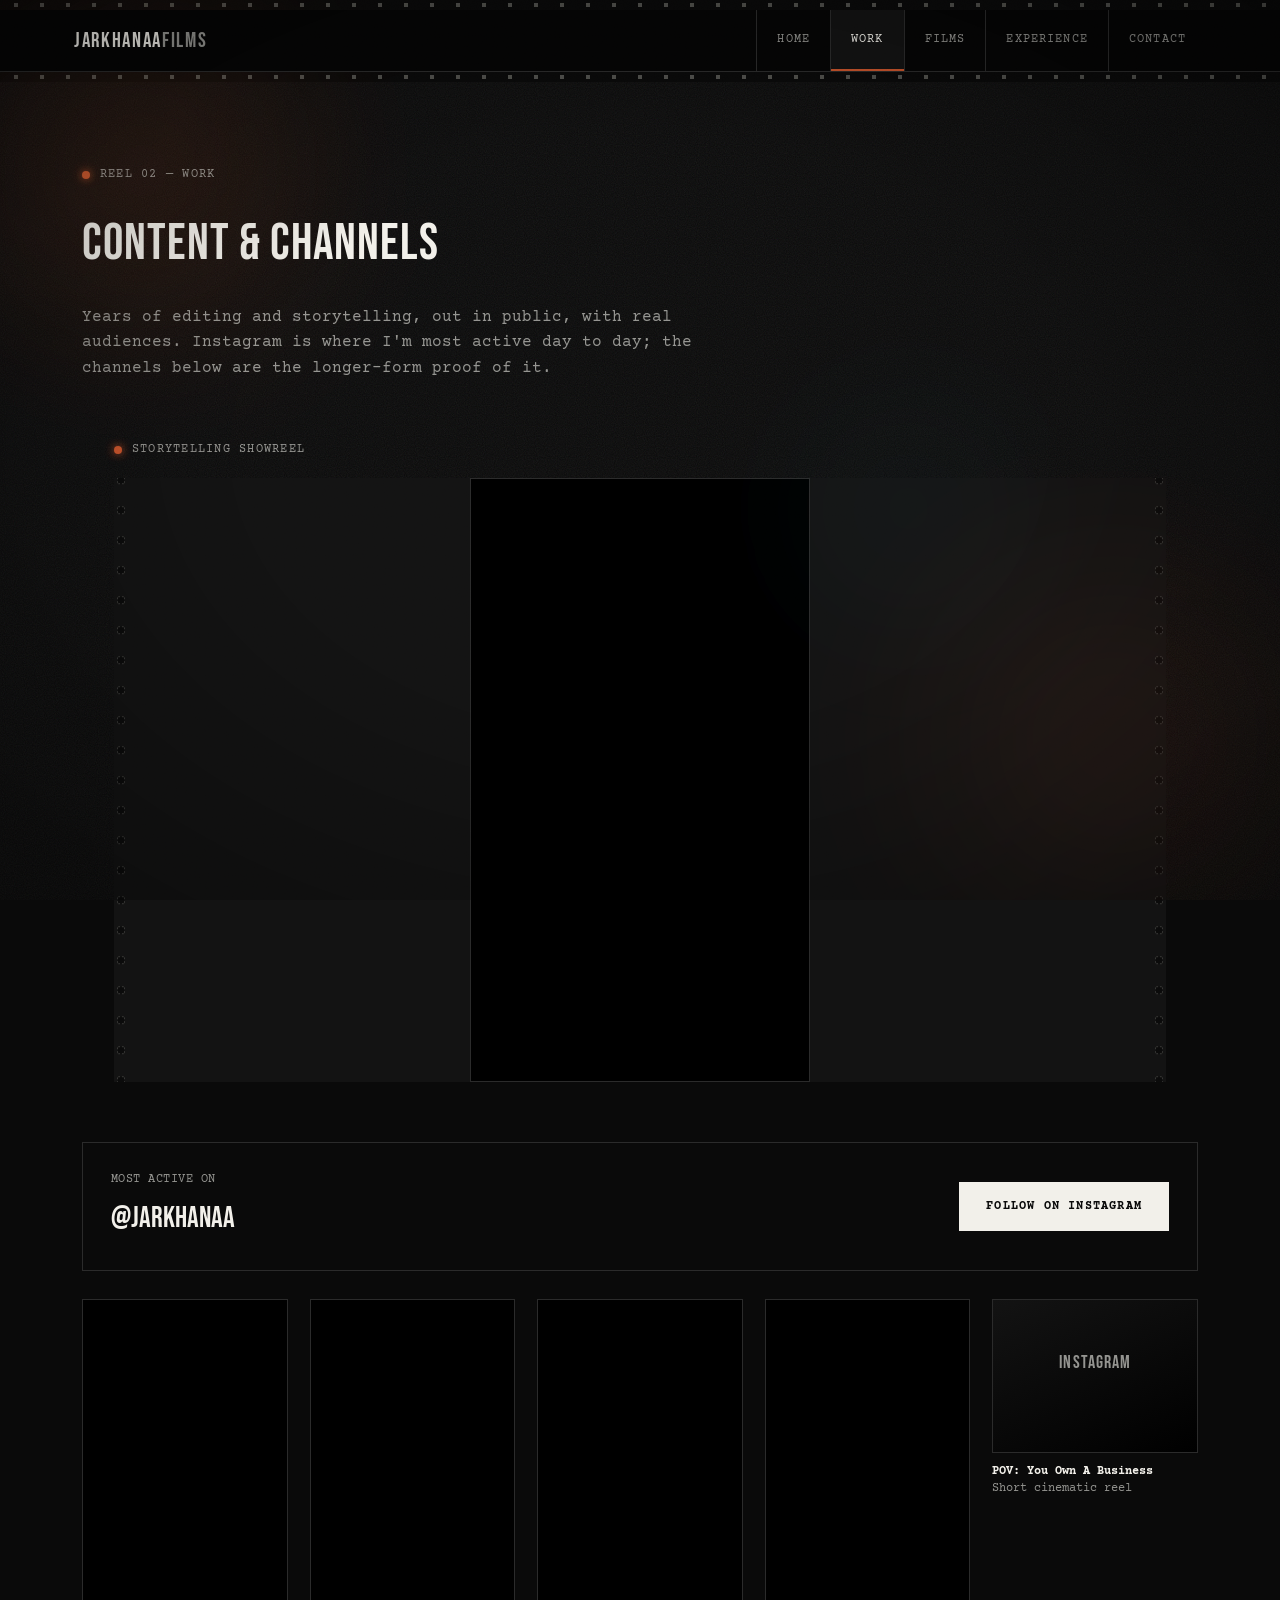
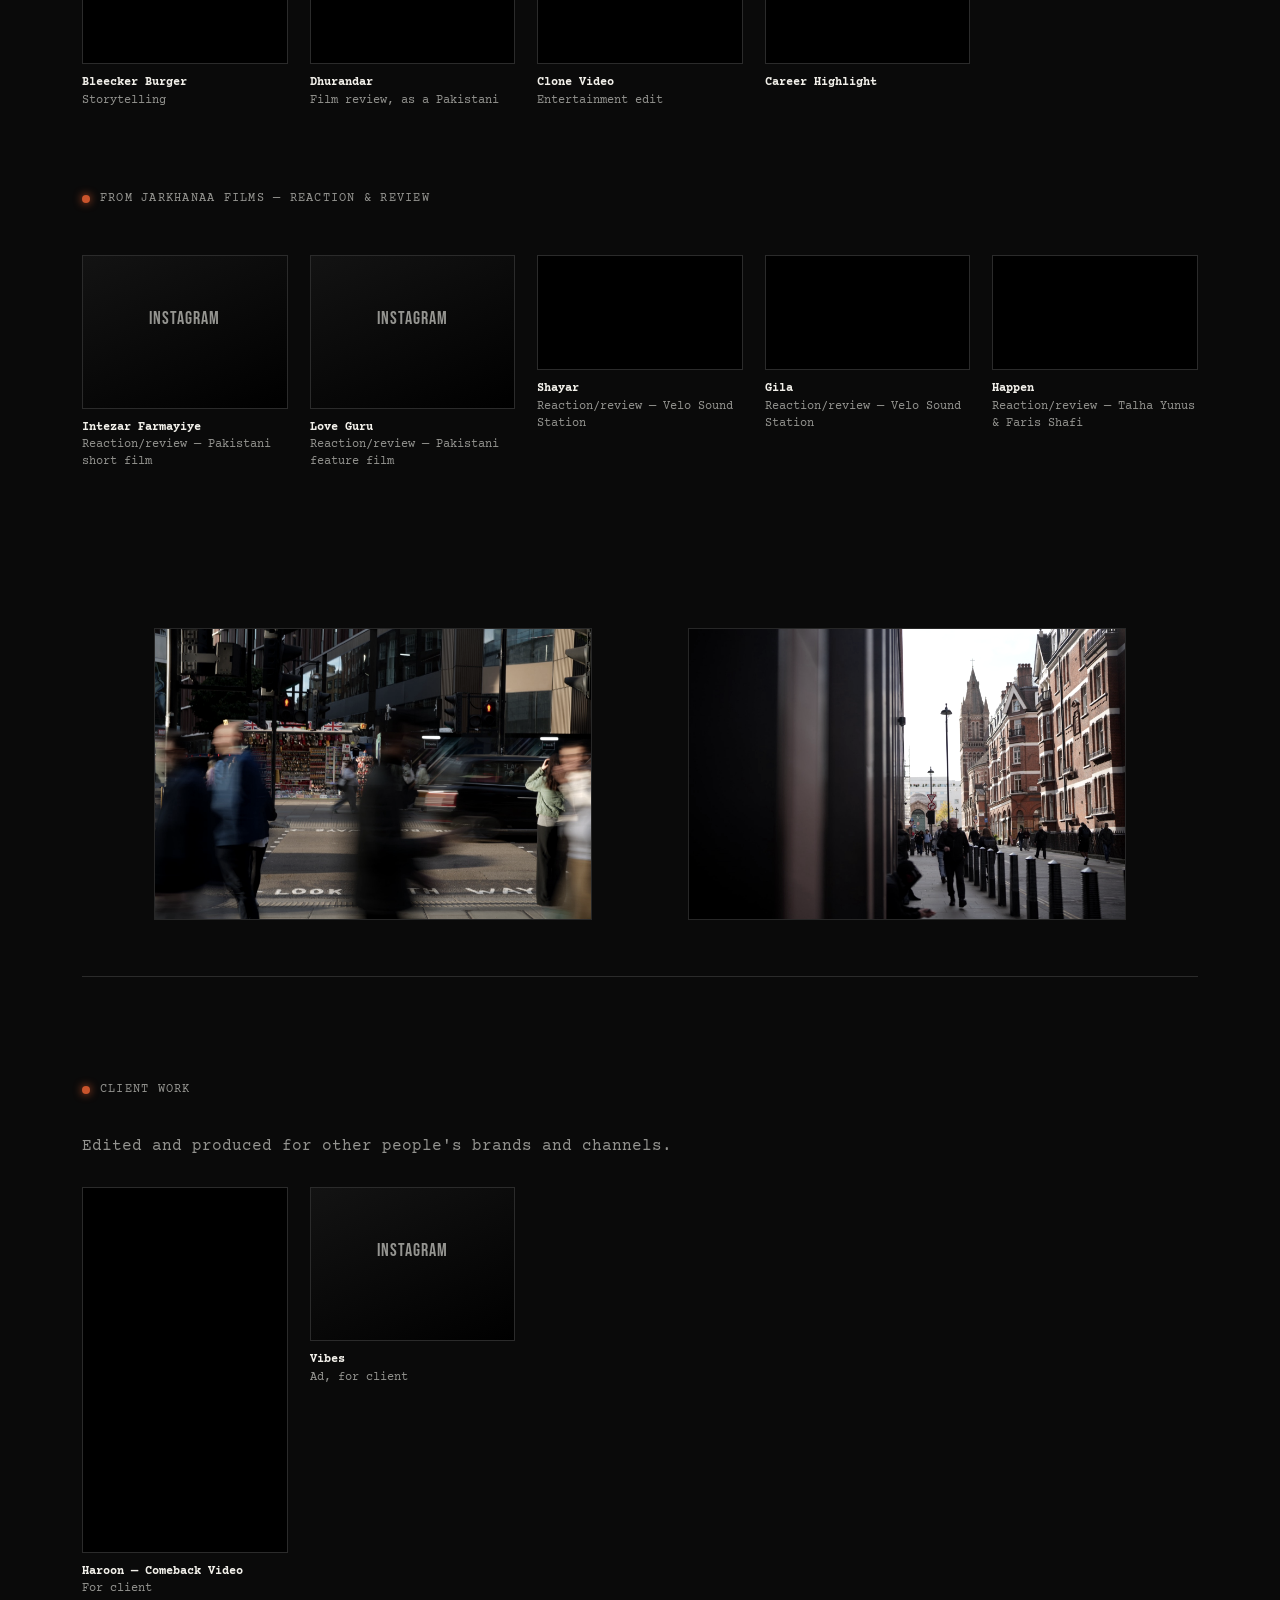
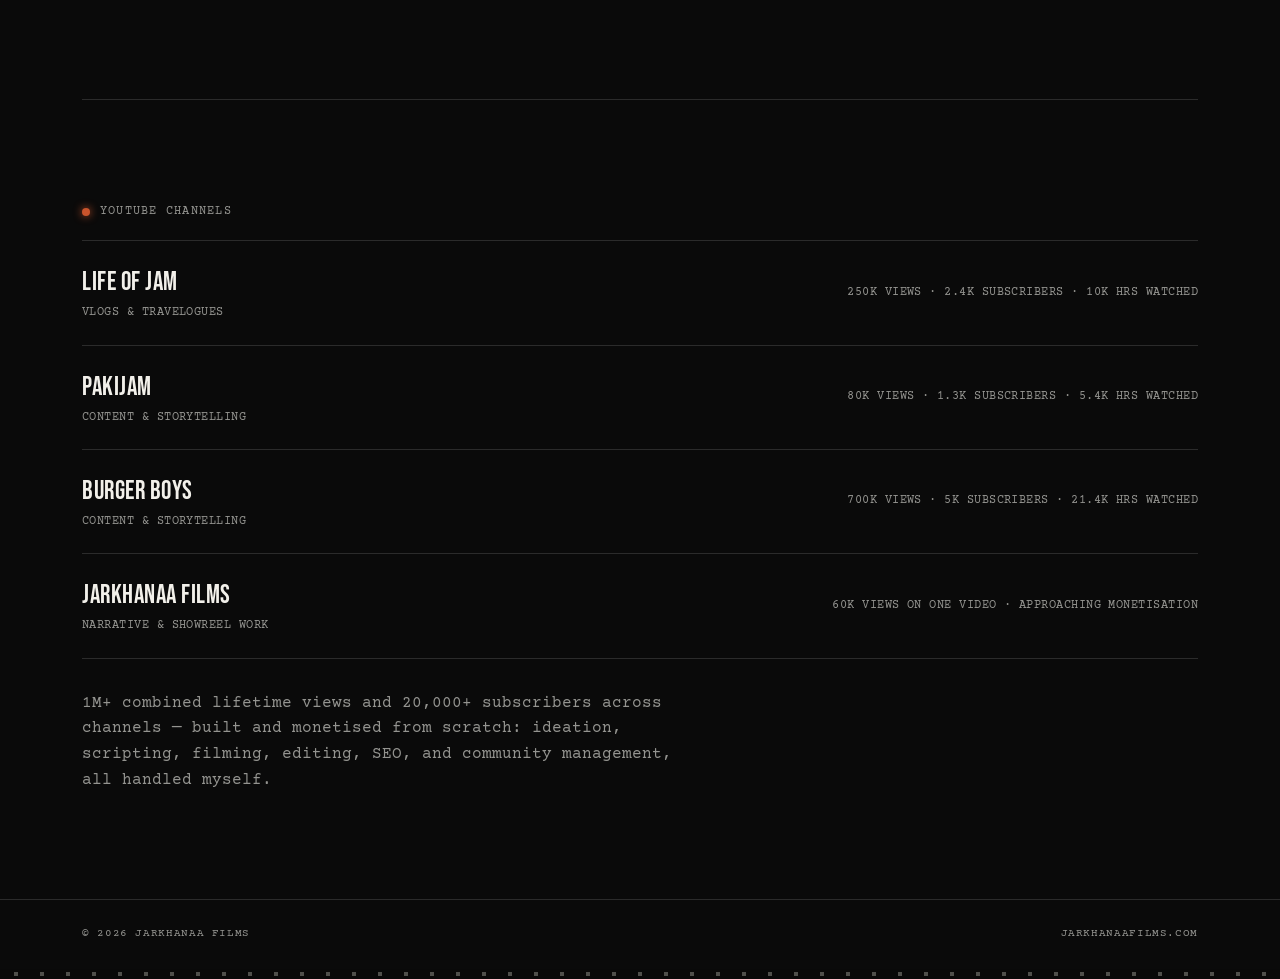
<file: work.html>
<!DOCTYPE html>
<html lang="en">
<head>
<meta charset="UTF-8">
<meta name="viewport" content="width=device-width, initial-scale=1.0">
<title>Work — Jarkhanaa Films</title>
<meta name="description" content="The channels and content Mohammad Jarrar Ali Mehdi edits and produces — Jarkhanaa Films.">
<link rel="preconnect" href="https://fonts.googleapis.com">
<link rel="preconnect" href="https://fonts.gstatic.com" crossorigin>
<link href="https://fonts.googleapis.com/css2?family=Bebas+Neue&family=Courier+Prime:wght@400;700&display=swap" rel="stylesheet">
<link rel="stylesheet" href="css/style.css">
</head>
<body>

<div class="sprockets"></div>
<nav class="filmstrip-nav">
  <div class="nav-frames">
    <a href="index.html" class="nav-logo">JARKHANAA <span>FILMS</span></a>
    <ul class="nav-links">
      <li><a href="index.html">Home</a></li>
      <li><a href="work.html" class="active">Work</a></li>
      <li><a href="films.html">Films</a></li>
      <li><a href="experience.html">Experience</a></li>
      <li><a href="contact.html">Contact</a></li>
    </ul>
  </div>
</nav>
<div class="sprockets"></div>

<main class="container">
  <section class="section" style="border-top:none;padding-top:70px;padding-bottom:30px;">
    <p class="timecode">Reel 02 — Work</p>
    <h2 class="section-heading">Content &amp; Channels</h2>
    <p class="lede">
      Years of editing and storytelling, out in public, with real
      audiences. Instagram is where I'm most active day to day; the
      channels below are the longer-form proof of it.
    </p>
  </section>

  <div class="container" style="padding-bottom:20px;">
    <p class="timecode">Storytelling Showreel</p>
    <div class="reel-frame">
      <div class="reel-media">
        <iframe src="https://www.youtube.com/embed/mX9-fcj-Y_Q"
                title="Storytelling Showreel"
                allow="accelerometer; autoplay; clipboard-write; encrypted-media; gyroscope; picture-in-picture"
                allowfullscreen></iframe>
      </div>
    </div>
  </div>

  <section class="section" style="border-top:none;padding-top:0;">
    <!-- INSTAGRAM — primary platform. -->
    <div class="instagram-callout">
      <div>
        <div class="channel-meta" style="margin-bottom:6px;">Most active on</div>
        <a href="https://www.instagram.com/jarkhanaa" target="_blank" rel="noopener" class="handle">@jarkhanaa</a>
      </div>
      <a href="https://www.instagram.com/jarkhanaa" target="_blank" rel="noopener" class="btn btn-primary">Follow on Instagram</a>
    </div>

    <!-- INSTAGRAM REELS — highlight content pieces. Add more by duplicating a .reel-card. -->
    <div class="reel-grid">
      <div class="reel-card">
        <div class="reel-card-media">
          <iframe src="https://www.youtube.com/embed/8RO9yWHQW3s" title="Bleecker Burger — Storytelling" allowfullscreen></iframe>
        </div>
        <p class="cap"><b>Bleecker Burger</b>Storytelling</p>
      </div>
      <div class="reel-card">
        <div class="reel-card-media">
          <iframe src="https://www.youtube.com/embed/PGgW7WPqP3Y" title="Dhurandar — Film Review As A Pakistani" allowfullscreen></iframe>
        </div>
        <p class="cap"><b>Dhurandar</b>Film review, as a Pakistani</p>
      </div>
      <div class="reel-card">
        <div class="reel-card-media">
          <iframe src="https://www.youtube.com/embed/ahhotqIBGvE" title="Entertaining Clone Video" allowfullscreen></iframe>
        </div>
        <p class="cap"><b>Clone Video</b>Entertainment edit</p>
      </div>
      <div class="reel-card">
        <div class="reel-card-media">
          <iframe src="https://www.youtube.com/embed/k9T3kcHnTpA" title="Jarrar — Career Highlight" allowfullscreen></iframe>
        </div>
        <p class="cap"><b>Career Highlight</b></p>
      </div>
      <div class="reel-card ig">
        <a class="reel-card-media ig-card" href="https://www.instagram.com/p/DER_QBLthu5/" target="_blank" rel="noopener">
          <span class="ig-mark">Instagram</span>
          <span class="ig-view">View Reel &rarr;</span>
        </a>
        <p class="cap"><b>POV: You Own A Business</b>Short cinematic reel</p>
      </div>
    </div>

    <!-- JARKHANAA FILMS — reaction/review content from that channel -->
    <div style="margin-top:56px;">
      <p class="timecode">From Jarkhanaa Films — Reaction &amp; Review</p>
    </div>
    <div class="reel-grid">
      <div class="reel-card ig">
        <a class="reel-card-media ig-card" href="https://www.instagram.com/p/DNA5tIYt30X/" target="_blank" rel="noopener">
          <span class="ig-mark">Instagram</span>
          <span class="ig-view">View Reel &rarr;</span>
        </a>
        <p class="cap"><b>Intezar Farmayiye</b>Reaction/review — Pakistani short film</p>
      </div>
      <div class="reel-card ig">
        <a class="reel-card-media ig-card" href="https://www.instagram.com/p/DLALfz6t8Mj/" target="_blank" rel="noopener">
          <span class="ig-mark">Instagram</span>
          <span class="ig-view">View Reel &rarr;</span>
        </a>
        <p class="cap"><b>Love Guru</b>Reaction/review — Pakistani feature film</p>
      </div>
      <div class="reel-card landscape">
        <div class="reel-card-media">
          <iframe src="https://www.youtube.com/embed/uy39iQkNLcE" title="Shayar — Velo Sound Station Reaction" allowfullscreen></iframe>
        </div>
        <p class="cap"><b>Shayar</b>Reaction/review — Velo Sound Station</p>
      </div>
      <div class="reel-card landscape">
        <div class="reel-card-media">
          <iframe src="https://www.youtube.com/embed/jDHJZvnxGwo" title="Gila — Velo Sound Station Reaction" allowfullscreen></iframe>
        </div>
        <p class="cap"><b>Gila</b>Reaction/review — Velo Sound Station</p>
      </div>
      <div class="reel-card landscape">
        <div class="reel-card-media">
          <iframe src="https://www.youtube.com/embed/4oJv9QtoMtc" title="Happen — Talha Yunus &amp; Faris Shafi Reaction" allowfullscreen></iframe>
        </div>
        <p class="cap"><b>Happen</b>Reaction/review — Talha Yunus &amp; Faris Shafi</p>
      </div>
    </div>
  </section>

  <div class="container">
    <div class="gallery-row">
      <figure>
        <img src="assets/images/photography/photo-02.jpg" alt="Motion-blurred crosswalk, London">
      </figure>
      <figure>
        <img src="assets/images/photography/photo-01.jpg" alt="London street, church spire in the distance">
      </figure>
    </div>
  </div>

  <!-- ============================= CLIENT WORK ============================= -->
  <section class="section">
    <p class="timecode">Client Work</p>
    <p class="lede" style="margin-bottom:10px;">Edited and produced for other people's brands and channels.</p>
    <div class="reel-grid">
      <div class="reel-card">
        <div class="reel-card-media">
          <iframe src="https://www.youtube.com/embed/fedsUq7LMSU" title="Haroon — Comeback Video" allowfullscreen></iframe>
        </div>
        <p class="cap"><b>Haroon — Comeback Video</b>For client</p>
      </div>
      <div class="reel-card ig">
        <a class="reel-card-media ig-card" href="https://www.instagram.com/p/Cbm8IYrLRns/" target="_blank" rel="noopener">
          <span class="ig-mark">Instagram</span>
          <span class="ig-view">View Reel &rarr;</span>
        </a>
        <p class="cap"><b>Vibes</b>Ad, for client</p>
      </div>
    </div>
  </section>

  <!-- ============================= YOUTUBE CHANNELS ============================= -->
  <section class="section">
    <p class="timecode">YouTube Channels</p>

    <!--
      CHANNEL ROSTER — replace href="#" with your real channel URLs.
      channel-meta holds the subscriber count / stat you want shown.
    -->
    <div class="channel-list">

      <div class="channel-row">
        <div>
          <a href="#" target="_blank" rel="noopener" class="channel-name">Life of Jam</a>
          <div class="channel-meta">Vlogs &amp; travelogues</div>
        </div>
        <div class="channel-meta">250K views &middot; 2.4K subscribers &middot; 10K hrs watched</div>
      </div>

      <div class="channel-row">
        <div>
          <a href="#" target="_blank" rel="noopener" class="channel-name">Pakijam</a>
          <div class="channel-meta">Content &amp; storytelling</div>
        </div>
        <div class="channel-meta">80K views &middot; 1.3K subscribers &middot; 5.4K hrs watched</div>
      </div>

      <div class="channel-row">
        <div>
          <a href="https://www.youtube.com/@burgerboys6820" target="_blank" rel="noopener" class="channel-name">Burger Boys</a>
          <div class="channel-meta">Content &amp; storytelling</div>
        </div>
        <div class="channel-meta">700K views &middot; 5K subscribers &middot; 21.4K hrs watched</div>
      </div>

      <div class="channel-row">
        <div>
          <a href="https://www.youtube.com/@JarkhanaaFilms" target="_blank" rel="noopener" class="channel-name">Jarkhanaa Films</a>
          <div class="channel-meta">Narrative &amp; showreel work</div>
        </div>
        <div class="channel-meta">60K views on one video &middot; approaching monetisation</div>
      </div>

    </div>

    <p class="lede" style="margin-top:32px;">
      1M+ combined lifetime views and 20,000+ subscribers across channels
      &mdash; built and monetised from scratch: ideation, scripting,
      filming, editing, SEO, and community management, all handled myself.
    </p>
  </section>
</main>

<footer class="site-footer">
  <div class="container footer-inner">
    <span>&copy; <span id="year"></span> Jarkhanaa Films</span>
    <span>jarkhanaafilms.com</span>
  </div>
</footer>
<div class="sprockets"></div>

<script src="js/main.js"></script>
</body>
</html>
</file>
<file: css/style.css>
/* ==========================================================================
   JARKHANAA FILMS — stylesheet
   Concept: an "interactive filmstrip" shot in black & white. Sprocket holes
   edge the nav and footer, sections are labelled with editing-bay timecodes,
   body copy runs in Courier (screenplay pages are typed in Courier), and
   the homepage opens with a brief credits sequence before settling in.
   Colour is almost entirely absent — it's used only as a rare, deliberate
   spark (a tally-light dot, a hover state, a single underline).
   ========================================================================== */

:root {
  --bg: #0a0a0a;
  --bg-alt: #131313;
  --bg-raised: #1a1a1a;
  --fg: #f2f0ea;
  --fg-dim: #949490;
  --fg-faint: #5c5c58;
  --accent: #c9542c;      /* used sparingly: a tally-light dot, an underline, a hover */
  --line: #2b2b2b;
  --sprocket-size: 10px;
  --sprocket-gap: 26px;
  --frame-serif: "Bebas Neue", "Oswald", sans-serif;
  --frame-mono: "Courier Prime", "Courier New", ui-monospace, monospace;
}

* { box-sizing: border-box; }

html { scroll-behavior: smooth; }

body {
  margin: 0;
  background: var(--bg);
  color: var(--fg);
  font-family: var(--frame-mono);
  line-height: 1.6;
  -webkit-font-smoothing: antialiased;
  position: relative;
}

/* film grain + vignette overlay, fixed over the whole viewport */
body::before {
  content: "";
  position: fixed;
  inset: 0;
  z-index: 2000;
  pointer-events: none;
  opacity: 0.09;
  mix-blend-mode: overlay;
  background-image: url("data:image/svg+xml,%3Csvg xmlns='http://www.w3.org/2000/svg' width='120' height='120'%3E%3Cfilter id='n'%3E%3CfeTurbulence type='fractalNoise' baseFrequency='0.9' numOctaves='2' stitchTiles='stitch'/%3E%3C/filter%3E%3Crect width='100%25' height='100%25' filter='url(%23n)'/%3E%3C/svg%3E");
  animation: grain-shift 1.2s steps(4) infinite;
}

body::after {
  content: "";
  position: fixed;
  inset: 0;
  z-index: 1999;
  pointer-events: none;
  background: radial-gradient(ellipse at center, transparent 45%, rgba(0,0,0,0.55) 130%);
}

/* -------------------------------------------------------------------- */
/* light leaks — slow-drifting warm/cool blobs, screen-blended, very     */
/* faint. Injected once by main.js so every page picks it up for free.  */
/* -------------------------------------------------------------------- */
.light-leak {
  position: fixed;
  inset: 0;
  z-index: 2;
  pointer-events: none;
  mix-blend-mode: screen;
  overflow: hidden;
}
.light-leak span {
  position: absolute;
  border-radius: 50%;
  filter: blur(70px);
  opacity: 0.3;
  animation: leak-drift 46s ease-in-out infinite;
}
.light-leak span:nth-child(1) {
  width: 38vw; height: 38vw;
  background: radial-gradient(circle, rgba(224,99,47,0.55), transparent 70%);
  top: -8%; left: -8%;
  animation-duration: 42s;
}
.light-leak span:nth-child(2) {
  width: 42vw; height: 42vw;
  background: radial-gradient(circle, rgba(201,84,44,0.4), transparent 70%);
  bottom: -12%; right: -8%;
  animation-duration: 58s;
  animation-delay: -14s;
}
.light-leak span:nth-child(3) {
  width: 26vw; height: 26vw;
  background: radial-gradient(circle, rgba(34,80,91,0.35), transparent 70%);
  top: 38%; left: 58%;
  animation-duration: 50s;
  animation-delay: -26s;
}
@keyframes leak-drift {
  0%   { transform: translate(0, 0) scale(1); }
  25%  { transform: translate(5%, 4%) scale(1.08); }
  50%  { transform: translate(-4%, 7%) scale(0.95); }
  75%  { transform: translate(-6%, -3%) scale(1.05); }
  100% { transform: translate(0, 0) scale(1); }
}
@media (prefers-reduced-motion: reduce) {
  .light-leak span { animation: none; }
}

/* -------------------------------------------------------------------- */
/* cursor companion — a soft ring that trails the pointer and reacts    */
/* over clickable things. Pointer stays visible; this just adds a bit   */
/* of life. Skipped on touch devices.                                   */
/* -------------------------------------------------------------------- */
.cursor-ring {
  position: fixed;
  top: 0; left: 0;
  width: 30px; height: 30px;
  margin: -15px 0 0 -15px;
  border-radius: 50%;
  border: 1px solid var(--fg-dim);
  pointer-events: none;
  z-index: 2500;
  opacity: 0;
  transition: opacity 0.3s ease, width 0.25s ease, height 0.25s ease,
              margin 0.25s ease, border-color 0.25s ease, background 0.25s ease;
  will-change: transform;
}
.cursor-ring.active { opacity: 0.65; }
.cursor-ring.hover {
  width: 56px; height: 56px;
  margin: -28px 0 0 -28px;
  border-color: var(--accent);
  background: rgba(201,84,44,0.08);
  opacity: 0.9;
}

/* -------------------------------------------------------------------- */
/* page transition — quick fade in on load, fade out on internal nav    */
/* -------------------------------------------------------------------- */
body.page-enter { animation: page-fade-in 0.5s ease both; }
body.page-leave { opacity: 0; transition: opacity 0.22s ease; }
@keyframes page-fade-in {
  from { opacity: 0; }
  to   { opacity: 1; }
}
@media (prefers-reduced-motion: reduce) {
  body.page-enter { animation: none; }
  body.page-leave { transition: none; }
}

/* -------------------------------------------------------------------- */
/* scroll reveal — sections ease up into place as they enter view       */
/* -------------------------------------------------------------------- */
.reveal {
  opacity: 0;
  transform: translateY(18px);
  transition: opacity 0.7s ease, transform 0.7s ease;
}
.reveal.visible { opacity: 1; transform: translateY(0); }
@media (prefers-reduced-motion: reduce) {
  .reveal { opacity: 1; transform: none; transition: none; }
}

@keyframes grain-shift {
  0%   { transform: translate(0, 0); }
  25%  { transform: translate(-1%, 1%); }
  50%  { transform: translate(1%, -1%); }
  75%  { transform: translate(-1%, -1%); }
  100% { transform: translate(0, 0); }
}

@media (prefers-reduced-motion: reduce) {
  body::before { animation: none; }
}

a { color: inherit; text-decoration: none; }
img { max-width: 100%; display: block; }
ul { margin: 0; padding: 0; list-style: none; }
h1, h2, h3 { font-family: var(--frame-serif); font-weight: 400; letter-spacing: 0.02em; margin: 0; }
code { font-family: var(--frame-mono); }

.container {
  max-width: 1180px;
  margin: 0 auto;
  padding: 0 32px;
}

/* -------------------------------------------------------------------- */
/* sprocket strips                                                       */
/* -------------------------------------------------------------------- */
.sprockets {
  height: var(--sprocket-size);
  background-color: var(--bg);
  background-image: radial-gradient(circle, var(--fg-faint) 2.4px, transparent 2.5px);
  background-size: var(--sprocket-gap) 100%;
  background-repeat: repeat-x;
  background-position: center;
  opacity: 0.85;
}

/* -------------------------------------------------------------------- */
/* nav — the filmstrip                                                   */
/* -------------------------------------------------------------------- */
.filmstrip-nav {
  position: sticky;
  top: 0;
  z-index: 500;
  background: #050505;
  border-bottom: 1px solid var(--line);
}

.nav-frames {
  display: flex;
  align-items: stretch;
  justify-content: space-between;
  max-width: 1180px;
  margin: 0 auto;
  padding: 0 24px;
}

.nav-logo {
  display: flex;
  align-items: center;
  font-family: var(--frame-serif);
  font-size: 1.3rem;
  letter-spacing: 0.08em;
  padding: 14px 20px 14px 0;
  white-space: nowrap;
}

.nav-logo span { color: var(--fg-dim); }

.nav-links {
  display: flex;
  align-items: stretch;
}

.nav-links li {
  border-left: 1px solid var(--line);
  display: flex;
}

.nav-links a {
  display: flex;
  align-items: center;
  padding: 0 20px;
  font-family: var(--frame-mono);
  font-size: 0.72rem;
  letter-spacing: 0.1em;
  text-transform: uppercase;
  color: var(--fg-dim);
  position: relative;
  transition: color 0.25s ease, background 0.25s ease;
}

.nav-links a:hover,
.nav-links a.active {
  color: var(--fg);
  background: var(--bg-alt);
}

.nav-links a.active::after {
  content: "";
  position: absolute;
  left: 0; right: 0; bottom: 0;
  height: 2px;
  background: var(--accent);
}

/* -------------------------------------------------------------------- */
/* timecode section labels — a recurring signature motif                 */
/* -------------------------------------------------------------------- */
.timecode {
  font-family: var(--frame-mono);
  font-size: 0.78rem;
  letter-spacing: 0.1em;
  color: var(--fg-dim);
  display: inline-flex;
  align-items: center;
  gap: 10px;
  margin-bottom: 18px;
  text-transform: uppercase;
}

.timecode::before {
  content: "";
  width: 8px;
  height: 8px;
  border-radius: 50%;
  background: var(--accent);
  box-shadow: 0 0 8px var(--accent);
  animation: blink 2.4s ease-in-out infinite;
}

@keyframes blink {
  0%, 100% { opacity: 1; }
  50% { opacity: 0.25; }
}

/* -------------------------------------------------------------------- */
/* opening credits sequence (home only)                                  */
/* -------------------------------------------------------------------- */
.credits-overlay {
  position: fixed;
  inset: 0;
  z-index: 3000;
  background: #000;
  display: flex;
  align-items: center;
  justify-content: center;
  text-align: center;
  padding: 24px;
}

.credits-overlay.hidden { display: none; }
.credits-overlay.fading { animation: credits-fade-out 0.9s ease forwards; }

@keyframes credits-fade-out {
  to { opacity: 0; visibility: hidden; }
}

.credits-card {
  position: relative;
}

.credits-line {
  font-family: var(--frame-mono);
  letter-spacing: 0.3em;
  text-transform: uppercase;
  font-size: 0.8rem;
  color: var(--fg-dim);
  opacity: 0;
  animation: credits-in 1.1s ease forwards;
}

.credits-title {
  font-family: var(--frame-serif);
  font-size: clamp(2.4rem, 8vw, 5.5rem);
  letter-spacing: 0.03em;
  margin: 16px 0;
  opacity: 0;
  animation: credits-in 1.1s ease forwards;
  animation-delay: 0.5s;
}

.credits-sub {
  font-family: var(--frame-mono);
  font-size: 0.85rem;
  letter-spacing: 0.16em;
  text-transform: uppercase;
  color: var(--fg-dim);
  opacity: 0;
  animation: credits-in 1.1s ease forwards;
  animation-delay: 1.1s;
}

@keyframes credits-in {
  from { opacity: 0; transform: translateY(8px); }
  to   { opacity: 1; transform: translateY(0); }
}

.credits-skip {
  position: absolute;
  bottom: 28px;
  right: 28px;
  font-family: var(--frame-mono);
  font-size: 0.68rem;
  letter-spacing: 0.14em;
  text-transform: uppercase;
  color: var(--fg-faint);
  background: none;
  border: 1px solid var(--line);
  padding: 8px 14px;
  cursor: pointer;
}
.credits-skip:hover { color: var(--fg); border-color: var(--fg-dim); }

/* -------------------------------------------------------------------- */
/* hero / intro                                                          */
/* -------------------------------------------------------------------- */
.hero {
  padding: 90px 0 60px;
  display: grid;
  grid-template-columns: 1.2fr 0.8fr;
  gap: 50px;
  align-items: start;
}

.portrait-box {
  border: 1px solid var(--line);
  background: var(--bg-alt);
  padding: 10px;
}
.portrait-box img {
  width: 100%;
  aspect-ratio: 4 / 5;
  object-fit: cover;
  object-position: center 30%;
  filter: grayscale(0.85) contrast(1.05);
}
.portrait-caption {
  margin-top: 10px;
  font-family: var(--frame-mono);
  font-size: 0.62rem;
  letter-spacing: 0.08em;
  text-transform: uppercase;
  color: var(--fg-dim);
  text-align: center;
}

/* -------------------------------------------------------------------- */
/* gallery shot — photography / BTS images scattered through the site   */
/* -------------------------------------------------------------------- */
.gallery-shot {
  margin: 60px 0;
  border-top: 1px solid var(--line);
  padding-top: 40px;
}
.gallery-shot img {
  width: 100%;
  display: block;
  border: 1px solid var(--line);
  filter: grayscale(0.35) contrast(1.05);
  transition: filter 0.4s ease;
}
.gallery-shot img:hover { filter: grayscale(0); }
.gallery-shot .cap {
  margin-top: 10px;
  font-family: var(--frame-mono);
  font-size: 0.65rem;
  letter-spacing: 0.08em;
  text-transform: uppercase;
  color: var(--fg-dim);
}

.gallery-row {
  display: grid;
  grid-template-columns: repeat(auto-fit, minmax(220px, 1fr));
  gap: 16px;
  margin: 40px 0;
}
.gallery-row img {
  width: 100%;
  height: 100%;
  aspect-ratio: 3/2;
  object-fit: cover;
  border: 1px solid var(--line);
  filter: grayscale(0.35) contrast(1.05);
  transition: filter 0.4s ease;
}
.gallery-row img:hover { filter: grayscale(0); }

.hero-title {
  font-size: clamp(2.6rem, 7vw, 4.6rem);
  line-height: 1.02;
}

.hero-role {
  font-family: var(--frame-mono);
  font-size: 0.85rem;
  letter-spacing: 0.1em;
  color: var(--fg-dim);
  text-transform: uppercase;
  margin: 18px 0 26px;
}

.hero-bio {
  font-size: 1rem;
  color: var(--fg-dim);
  max-width: 62ch;
  margin-bottom: 30px;
}

.hero-bio + .hero-bio { margin-top: -18px; }

.cta-row { display: flex; gap: 16px; flex-wrap: wrap; }

.hire-split {
  display: flex;
  align-items: center;
  gap: 12px;
  flex-wrap: wrap;
  margin-bottom: 16px;
}
.hire-split-label {
  font-family: var(--frame-mono);
  font-size: 0.7rem;
  letter-spacing: 0.08em;
  text-transform: uppercase;
  color: var(--fg-faint);
}

.btn {
  display: inline-flex;
  align-items: center;
  gap: 10px;
  padding: 14px 26px;
  font-family: var(--frame-mono);
  font-size: 0.75rem;
  letter-spacing: 0.1em;
  text-transform: uppercase;
  border: 1px solid var(--line);
  transition: border-color 0.25s ease, background 0.25s ease, color 0.25s ease;
}

.btn-primary {
  background: var(--fg);
  border-color: var(--fg);
  color: #0a0a0a;
  font-weight: 700;
}
.btn-primary:hover { background: var(--fg-dim); border-color: var(--fg-dim); }

.btn-ghost { color: var(--fg); }
.btn-ghost:hover { border-color: var(--fg-dim); color: var(--fg-dim); }

/* -------------------------------------------------------------------- */
/* credits list — homepage nav-teaser, styled like closing credits       */
/* -------------------------------------------------------------------- */
.credits-list a {
  display: grid;
  grid-template-columns: 1fr auto;
  gap: 16px;
  align-items: baseline;
  padding: 20px 0;
  border-top: 1px solid var(--line);
  transition: padding-left 0.25s ease;
}
.credits-list li:last-child a { border-bottom: 1px solid var(--line); }

.credits-list .role {
  font-family: var(--frame-mono);
  font-size: 0.72rem;
  letter-spacing: 0.14em;
  text-transform: uppercase;
  color: var(--fg-dim);
}

.credits-list .name {
  font-family: var(--frame-serif);
  font-size: clamp(1.4rem, 3vw, 2.1rem);
  letter-spacing: 0.02em;
}

.credits-list a:hover { padding-left: 10px; }
.credits-list a:hover .name { color: var(--accent); }

/* -------------------------------------------------------------------- */
/* reel frame — vertical showreel, styled like a filmstrip cell          */
/* -------------------------------------------------------------------- */
.reel-frame {
  position: relative;
  background: var(--bg-alt);
  padding: 0 14px;
  display: flex;
  justify-content: center;
}

.reel-frame::before,
.reel-frame::after {
  content: "";
  position: absolute;
  top: 0; bottom: 0;
  width: 14px;
  background-image: radial-gradient(circle, var(--bg) 3.5px, var(--fg-faint) 4px, var(--fg-faint) 4px, transparent 4.5px);
  background-size: 100% 30px;
  background-repeat: repeat-y;
  background-position: center;
  opacity: 0.9;
}
.reel-frame::before { left: 0; }
.reel-frame::after { right: 0; }

.reel-media {
  width: 100%;
  max-width: 340px;
  aspect-ratio: 9 / 16;
  background: #000;
  border: 1px solid var(--line);
  display: flex;
  align-items: center;
  justify-content: center;
  position: relative;
  overflow: hidden;
}
.reel-media.landscape {
  max-width: 480px;
  aspect-ratio: 16 / 9;
  margin: 18px 0;
}

.reel-media video,
.reel-media iframe {
  width: 100%;
  height: 100%;
  object-fit: cover;
  border: 0;
}

.reel-placeholder {
  text-align: center;
  color: var(--fg-dim);
  font-family: var(--frame-mono);
  font-size: 0.7rem;
  letter-spacing: 0.06em;
  padding: 24px;
  text-transform: uppercase;
  line-height: 1.8;
}

.reel-placeholder .play {
  width: 52px;
  height: 52px;
  margin: 0 auto 16px;
  border-radius: 50%;
  border: 1px solid var(--fg-faint);
  display: flex;
  align-items: center;
  justify-content: center;
  color: var(--fg-dim);
}

/* -------------------------------------------------------------------- */
/* reel grid — many video embeds laid out as filmstrip-style cards       */
/* -------------------------------------------------------------------- */
.reel-grid {
  display: grid;
  grid-template-columns: repeat(auto-fill, minmax(200px, 1fr));
  gap: 22px;
  margin-top: 28px;
}
/* Long Form — 16:9 episodes need to be much wider than the vertical
   reels' 200px columns: two per row on desktop, one per row on a phone. */
.reel-grid.long-form {
  grid-template-columns: repeat(auto-fill, minmax(min(100%, 360px), 1fr));
  gap: 30px 22px;
}

.reel-card { display: flex; flex-direction: column; }

.reel-card .reel-card-media {
  position: relative;
  aspect-ratio: 9 / 16;
  background: #000;
  border: 1px solid var(--line);
  overflow: hidden;
}
.reel-card.landscape .reel-card-media { aspect-ratio: 16 / 9; }

.reel-card .reel-card-media iframe {
  position: absolute;
  inset: 0;
  width: 100%;
  height: 100%;
  border: 0;
}
/* Instagram's own oEmbed script is too unreliable to depend on (slow
   or blocked outright by mobile tracking-protection, leaving a big
   dead gap where the reel should be) — these cards link straight out
   to the real post instead, styled to match the site rather than
   Instagram's own white-card branding. */
.reel-card .reel-card-media.ig-card {
  aspect-ratio: 4 / 3;
  display: flex;
  flex-direction: column;
  align-items: center;
  justify-content: center;
  gap: 10px;
  text-align: center;
  background: linear-gradient(155deg, var(--bg-alt), #000);
  transition: border-color 0.25s ease, background 0.25s ease;
}
.ig-card .ig-mark {
  font-family: var(--frame-serif);
  font-size: 1.1rem;
  letter-spacing: 0.06em;
  color: var(--fg-dim);
}
.ig-card .ig-view {
  font-family: var(--frame-mono);
  font-size: 0.62rem;
  letter-spacing: 0.08em;
  text-transform: uppercase;
  color: var(--accent);
  opacity: 0;
  transform: translateY(4px);
  transition: opacity 0.25s ease, transform 0.25s ease;
}
.ig-card:hover { border-color: var(--fg-faint); }
.ig-card:hover .ig-mark { color: var(--fg); }
.ig-card:hover .ig-view { opacity: 1; transform: translateY(0); }

/* .ig-thumb — same idea as .ig-card (links out, no live embed) but
   backed by a real static screenshot instead of a text placeholder,
   for posts Jarrar sent a frame for. Keeps the default 9/16 ratio. */
.ig-thumb img {
  position: absolute;
  inset: 0;
  width: 100%;
  height: 100%;
  object-fit: cover;
  filter: grayscale(0.2) brightness(0.88);
  transition: filter 0.35s ease, transform 0.5s cubic-bezier(0.16, 1, 0.3, 1);
}
.ig-thumb:hover img { filter: grayscale(0) brightness(1); transform: scale(1.05); }
.ig-thumb .ig-badge {
  position: absolute;
  top: 10px;
  left: 10px;
  z-index: 2;
  padding: 4px 9px;
  font-family: var(--frame-mono);
  font-size: 0.58rem;
  letter-spacing: 0.06em;
  text-transform: uppercase;
  color: var(--fg);
  background: rgba(10, 10, 10, 0.65);
  border: 1px solid rgba(242, 240, 234, 0.25);
}
.ig-thumb .ig-view {
  position: absolute;
  left: 0; right: 0; bottom: 0;
  z-index: 2;
  padding: 9px 10px;
  text-align: center;
  background: linear-gradient(to top, rgba(0, 0, 0, 0.85), transparent);
}
.ig-thumb:hover .ig-view { opacity: 1; transform: translateY(0); }

.reel-card .cap {
  margin-top: 10px;
  font-family: var(--frame-mono);
  font-size: 0.72rem;
  color: var(--fg-dim);
  line-height: 1.5;
}
.reel-card .cap b { display: block; color: var(--fg); font-weight: 700; }
.reel-card .cap .role {
  display: block;
  margin-top: 5px;
  font-size: 0.62rem;
  letter-spacing: 0.05em;
  text-transform: uppercase;
  color: var(--accent);
}
/* .stats — public view/like/share counts on a card's standout posts.
   A manually-reported snapshot (Jarrar checked the post), not live —
   same reasoning as the follower counts above each section. */
.reel-card .cap .stats {
  display: block;
  margin-top: 5px;
  font-size: 0.64rem;
  letter-spacing: 0.03em;
  color: var(--fg-dim);
}

/* -------------------------------------------------------------------- */
/* generic section                                                       */
/* -------------------------------------------------------------------- */
.section {
  padding: 90px 0;
  border-top: 1px solid var(--line);
}

.section-heading {
  font-size: clamp(2rem, 5vw, 3.2rem);
  margin-bottom: 20px;
}

.lede {
  max-width: 62ch;
  color: var(--fg-dim);
}

/* -------------------------------------------------------------------- */
/* vectorscope — a colour-grading scope plotting every film's palette    */
/* -------------------------------------------------------------------- */
.vectorscope-section {
  display: flex;
  flex-wrap: wrap;
  gap: 40px;
  align-items: center;
  justify-content: center;
  padding: 20px 0 50px;
}

.vectorscope {
  width: 340px;
  height: 340px;
  flex: 0 0 auto;
  position: relative;
}

.scope-face {
  width: 100%;
  height: 100%;
  border-radius: 50%;
  position: relative;
  background: radial-gradient(circle, var(--bg-alt) 0%, var(--bg) 72%, #050505 100%);
  border: 1px solid var(--line);
}

.scope-ring {
  position: absolute;
  border: 1px solid var(--line);
  border-radius: 50%;
  opacity: 0.5;
}

.scope-spoke {
  position: absolute;
  left: 50%;
  top: 50%;
  width: 50%;
  height: 1px;
  background: var(--line);
  transform-origin: left center;
  opacity: 0.45;
}

.scope-target {
  position: absolute;
  font-family: var(--frame-mono);
  font-size: 0.6rem;
  letter-spacing: 0.06em;
  color: var(--fg-faint);
  transform: translate(-50%, -50%);
  pointer-events: none;
}

.scope-dot {
  position: absolute;
  width: 14px;
  height: 14px;
  border-radius: 50%;
  border: 1px solid rgba(255,255,255,0.35);
  transform: translate(-50%, -50%);
  cursor: pointer;
  padding: 0;
  transition: transform 0.2s ease, box-shadow 0.2s ease;
}
.scope-dot:hover,
.scope-dot:focus-visible {
  transform: translate(-50%, -50%) scale(1.7);
  box-shadow: 0 0 14px rgba(255,255,255,0.25);
  z-index: 5;
  outline: none;
}

.scope-tooltip {
  position: fixed;
  z-index: 200;
  background: var(--bg-alt);
  border: 1px solid var(--line);
  padding: 8px;
  font-family: var(--frame-mono);
  font-size: 0.7rem;
  color: var(--fg);
  pointer-events: none;
  opacity: 0;
  transition: opacity 0.15s ease;
  transform: translate(-50%, -100%);
  margin-top: -14px;
  white-space: nowrap;
}
.scope-tooltip.visible { opacity: 1; }
.scope-tooltip img {
  display: block;
  width: 160px;
  height: 90px;
  object-fit: cover;
  border: 1px solid var(--line);
  margin-bottom: 6px;
}
.scope-tooltip .text { padding: 0 2px; }
.scope-tooltip .film { display: block; color: var(--fg-dim); font-size: 0.62rem; letter-spacing: 0.06em; text-transform: uppercase; margin-top: 2px; }

/* -------------------------------------------------------------------- */
/* palette-grouped stills (films page) — no modal, just laid out         */
/* -------------------------------------------------------------------- */
.palette-section { margin-bottom: 10px; }

.palette-swatches {
  display: flex;
  gap: 6px;
  margin: 14px 0 0;
}
.palette-swatches span {
  width: 26px;
  height: 26px;
  border: 1px solid var(--line);
}

.still-rail-wrap {
  position: relative;
  margin: 14px -32px 0;
}

.still-rail {
  display: flex;
  gap: 2px;
  overflow-x: auto;
  padding: 10px 32px 24px;
  background: var(--bg-alt);
  scrollbar-width: thin;
  scrollbar-color: var(--fg-faint) var(--bg);
}
.still-rail::-webkit-scrollbar { height: 8px; }
.still-rail::-webkit-scrollbar-thumb { background: var(--fg-faint); }
.still-rail::-webkit-scrollbar-track { background: var(--bg); }

.still-rail img {
  flex: 0 0 auto;
  width: min(88vw, 640px);
  aspect-ratio: 3 / 2;
  object-fit: cover;
  border: 1px solid var(--line);
  filter: grayscale(0.15);
  transition: transform 0.5s cubic-bezier(0.16, 1, 0.3, 1), filter 0.4s ease;
}
.still-rail img:hover { transform: scale(1.08); filter: grayscale(0); }
.still-rail.wide img { width: min(94vw, 760px); aspect-ratio: 2.35 / 1; }
.still-rail a { display: contents; }

/* -------------------------------------------------------------------- */
/* frame viewer — homepage "A Few Frames" interactive still viewer       */
/* One still plays large in a reel-style screen (same vertical sprocket */
/* rails as the video reel up top); the row below is a contact strip    */
/* you pull the next frame from. Auto-advances, click to lock one in.   */
/* -------------------------------------------------------------------- */
.frame-viewer { margin: 22px 0 10px; }

.viewer-screen-wrap {
  position: relative;
  background: var(--bg-alt);
  padding: 0 20px;
  display: flex;
  justify-content: center;
}
.viewer-screen-wrap::before,
.viewer-screen-wrap::after {
  content: "";
  position: absolute;
  top: 0; bottom: 0;
  width: 18px;
  background-image: radial-gradient(circle, var(--bg) 4px, var(--fg-faint) 4.5px, var(--fg-faint) 4.5px, transparent 5px);
  background-size: 100% 34px;
  background-repeat: repeat-y;
  background-position: center;
  opacity: 0.9;
}
.viewer-screen-wrap::before { left: 0; }
.viewer-screen-wrap::after { right: 0; }

.viewer-screen {
  position: relative;
  display: block;
  width: 100%;
  max-width: 900px;
  aspect-ratio: 1.85;
  background: #000;
  overflow: hidden;
  margin: 20px 0;
}
/* Letterboxed like the Tohfa grab — every still gets the same true
   cinemascope (2.35:1) slice centered in the screen, black bars top
   and bottom, instead of stretching to fill the whole box. */
.viewer-screen img {
  position: absolute;
  left: 0;
  top: 50%;
  width: 100%;
  aspect-ratio: 2.35;
  transform: translateY(-50%);
  object-fit: cover;
  filter: grayscale(0.25) contrast(1.05);
  transition: opacity 0.4s ease, filter 0.4s ease;
}
.viewer-screen:hover img { filter: grayscale(0); }
.viewer-screen.switching img { opacity: 0; }

.viewer-cap {
  position: absolute;
  left: 0; right: 0; bottom: 0;
  padding: 10px 22px 16px;
  display: flex;
  justify-content: space-between;
  align-items: flex-end;
  gap: 12px;
  background: linear-gradient(to top, rgba(0, 0, 0, 0.85), transparent);
}
.viewer-title {
  font-family: var(--frame-serif);
  font-size: clamp(1.3rem, 3vw, 1.7rem);
  letter-spacing: 0.03em;
  color: var(--fg);
}
.viewer-cta {
  font-family: var(--frame-mono);
  font-size: 0.64rem;
  letter-spacing: 0.08em;
  text-transform: uppercase;
  color: var(--accent);
  opacity: 0;
  transform: translateX(-6px);
  transition: opacity 0.3s ease, transform 0.3s ease;
  white-space: nowrap;
  padding-bottom: 3px;
}
.viewer-screen:hover .viewer-cta { opacity: 1; transform: translateX(0); }

.viewer-thumbs {
  display: flex;
  gap: 2px;
  overflow-x: auto;
  padding: 14px 4px 4px;
  justify-content: center;
}
.viewer-thumb {
  flex: 0 0 auto;
  width: 100px;
  aspect-ratio: 3 / 2;
  border: 1px solid var(--line);
  background: #000;
  padding: 0;
  cursor: pointer;
  position: relative;
  overflow: hidden;
}
.viewer-thumb img {
  position: absolute;
  left: 0;
  top: 50%;
  width: 100%;
  aspect-ratio: 2.35;
  transform: translateY(-50%);
  object-fit: cover;
  filter: grayscale(0.65) brightness(0.6);
  transition: filter 0.3s ease;
}
.viewer-thumb:hover img { filter: grayscale(0.2) brightness(0.85); }
.viewer-thumb.active { border-color: var(--accent); }
.viewer-thumb.active img { filter: grayscale(0) brightness(1); }
.viewer-thumb.active::after {
  content: "";
  position: absolute;
  inset: 0;
  border: 2px solid var(--accent);
  pointer-events: none;
}

@media (max-width: 640px) {
  .viewer-screen-wrap { padding: 0 12px; }
  .viewer-title { font-size: 1.2rem; }
  .viewer-cta { display: none; }
}

/* crew list — production stills credit block */
.crew-list {
  display: flex;
  flex-wrap: wrap;
  gap: 8px 24px;
  font-family: var(--frame-mono);
  font-size: 0.78rem;
  color: var(--fg-dim);
  margin-top: 18px;
}
.crew-list span b { color: var(--fg); font-weight: 700; }
.crew-list .me {
  color: var(--accent);
  font-weight: 700;
  border-bottom: 1px solid var(--accent);
  padding-bottom: 1px;
}

.project-credit-strip {
  display: flex;
  align-items: center;
  gap: 24px;
  padding: 24px;
  border: 1px solid var(--line);
  flex-wrap: wrap;
}
.project-credit-strip img {
  width: 130px;
  height: 84px;
  object-fit: cover;
  border: 1px solid var(--line);
  filter: grayscale(0.15);
}
.project-credit-text h3 { font-size: 1.6rem; }
.project-credit-text p { color: var(--fg-dim); font-size: 0.85rem; margin-top: 6px; max-width: 60ch; }

/* -------------------------------------------------------------------- */
/* about / bio bits                                                      */
/* -------------------------------------------------------------------- */
.role-tags { display: flex; flex-wrap: wrap; gap: 10px; margin: 22px 0 30px; }
.role-tag {
  font-family: var(--frame-mono);
  font-size: 0.66rem;
  letter-spacing: 0.08em;
  text-transform: uppercase;
  padding: 8px 14px;
  border: 1px solid var(--line);
  color: var(--fg-dim);
}
.role-tag.primary { border-color: var(--fg-dim); color: var(--fg); }

/* -------------------------------------------------------------------- */
/* tool badges — Premiere / After Effects / Photoshop, Skills & Tools    */
/* Dim and desaturated at rest, like an exposed-but-undeveloped frame;   */
/* hovering or focusing one "develops" it into its real brand color.     */
/* -------------------------------------------------------------------- */
.tool-badges {
  display: flex;
  gap: 26px;
  flex-wrap: wrap;
  margin: 4px 0 34px;
}
.tool-badge {
  display: flex;
  flex-direction: column;
  align-items: center;
  gap: 8px;
  width: 78px;
  text-align: center;
  cursor: default;
  outline: none;
}
.tool-badge svg {
  width: 56px;
  height: 56px;
  filter: grayscale(0.7) brightness(0.8);
  transition: filter 0.4s ease, transform 0.4s cubic-bezier(0.16, 1, 0.3, 1);
  animation: tool-badge-glow 4.2s ease-in-out infinite;
}
.tool-badge:nth-child(2) svg { animation-delay: -1.4s; }
.tool-badge:nth-child(3) svg { animation-delay: -2.8s; }
.tool-badge rect { fill: var(--tool-bg); stroke: var(--tool-color); stroke-width: 1; }
.tool-badge text {
  fill: var(--tool-color);
  font-family: var(--frame-serif);
  font-size: 13px;
  text-anchor: middle;
}
.tool-badge:hover svg,
.tool-badge:focus-visible svg {
  filter: grayscale(0) brightness(1.05);
  transform: scale(1.14) rotate(-5deg);
  animation-play-state: paused;
}
.tool-badge:focus-visible { box-shadow: 0 0 0 2px var(--accent); border-radius: 8px; }
.tool-badge .tool-name {
  font-family: var(--frame-mono);
  font-size: 0.6rem;
  letter-spacing: 0.06em;
  text-transform: uppercase;
  color: var(--fg-faint);
  transition: color 0.3s ease;
}
.tool-badge:hover .tool-name,
.tool-badge:focus-visible .tool-name { color: var(--fg); }

@keyframes tool-badge-glow {
  0%, 100% { filter: grayscale(0.7) brightness(0.8) drop-shadow(0 0 0 transparent); }
  50% { filter: grayscale(0.45) brightness(0.95) drop-shadow(0 0 7px var(--tool-color)); }
}
@media (prefers-reduced-motion: reduce) {
  .tool-badge svg { animation: none; filter: grayscale(0.55) brightness(0.9); }
}

/* -------------------------------------------------------------------- */
/* detective board — experience page "On Set"                            */
/* -------------------------------------------------------------------- */
.board-frame {
  background: linear-gradient(155deg, #2c2c2a, #101010);
  padding: 14px;
  border-radius: 4px;
  box-shadow: 0 24px 60px rgba(0, 0, 0, 0.6), inset 0 0 0 2px rgba(255, 255, 255, 0.04);
}

.board {
  position: relative;
  border-radius: 2px;
  padding: 44px clamp(16px, 4vw, 56px) 56px;
  background-color: #2a2a28;
  background-image:
    radial-gradient(rgba(0, 0, 0, 0.35) 1px, transparent 1.6px),
    radial-gradient(rgba(255, 255, 255, 0.05) 1px, transparent 1.6px),
    linear-gradient(160deg, #3a3936 0%, #24231f 45%, #171613 100%);
  background-size: 6px 6px, 9px 9px, 100% 100%;
  background-position: 0 0, 3px 4px, 0 0;
  box-shadow: inset 0 0 90px rgba(0, 0, 0, 0.55), inset 0 0 3px rgba(0, 0, 0, 0.7);
  display: flex;
  flex-wrap: wrap;
  gap: clamp(20px, 4vw, 60px);
  overflow: hidden;
}

/* permanent light dim, always on — board stays readable without a cursor */
.board::before {
  content: "";
  position: absolute;
  inset: 0;
  z-index: 3;
  background: rgba(0, 0, 0, 0.32);
  pointer-events: none;
}
/* flashlight cutout — brightens around the cursor, darkens the rest.
   Position is set on --spot-x/--spot-y by js/main.js; pointer:fine only. */
.board::after {
  content: "";
  position: absolute;
  inset: 0;
  z-index: 4;
  background: radial-gradient(
    circle 200px at var(--spot-x, 50%) var(--spot-y, 50%),
    rgba(0, 0, 0, 0) 0%,
    rgba(0, 0, 0, 0) 32%,
    rgba(0, 0, 0, 0.78) 78%
  );
  opacity: 0;
  transition: opacity 0.5s ease;
  pointer-events: none;
}
.board.lit::after { opacity: 1; }

.board-strings {
  position: absolute;
  inset: 0;
  width: 100%;
  height: 100%;
  z-index: 1;
  opacity: 0.8;
}
.board-strings line {
  stroke: var(--accent);
  stroke-width: 2.2;
  filter: drop-shadow(0 1px 1px rgba(0, 0, 0, 0.5));
}

.board-col {
  flex: 1 1 260px;
  display: flex;
  flex-direction: column;
  gap: 26px;
  position: relative;
  z-index: 2;
}
.board-col-label {
  font-family: var(--frame-serif);
  font-size: 1.5rem;
  letter-spacing: 0.05em;
  color: var(--fg);
  text-shadow: 0 2px 6px rgba(0, 0, 0, 0.6);
  padding: 5px 14px;
  align-self: flex-start;
  background: rgba(0, 0, 0, 0.4);
  border: 1px dashed rgba(255, 255, 255, 0.3);
  transform: rotate(-1.4deg);
}

.card {
  position: relative;
  transform: rotate(var(--rot, 0deg));
  transition: transform 0.25s ease, box-shadow 0.25s ease;
  box-shadow: 3px 6px 14px rgba(0, 0, 0, 0.5);
  width: min(100%, 260px);
}
.card:hover {
  transform: rotate(0deg) scale(1.05);
  box-shadow: 4px 12px 24px rgba(0, 0, 0, 0.6);
  z-index: 5;
}

.pin {
  position: absolute;
  top: -9px;
  left: 50%;
  transform: translateX(-50%);
  width: 14px;
  height: 14px;
  border-radius: 50%;
  box-shadow: 0 2px 3px rgba(0, 0, 0, 0.5), inset 0 -2px 2px rgba(0, 0, 0, 0.25),
    inset 0 2px 2px rgba(255, 255, 255, 0.5);
  z-index: 3;
}
.pin-red { background: radial-gradient(circle at 35% 30%, #e88a68, var(--accent) 70%); }
.pin-silver { background: radial-gradient(circle at 35% 30%, #f2f2f2, #8f8f8f 70%); }

.card-photo {
  background: #e7e5df;
  padding: 10px 10px 32px;
  margin: 0;
}
.card-photo img {
  display: block;
  width: 100%;
  aspect-ratio: 4 / 3;
  object-fit: cover;
  filter: grayscale(0.55) contrast(1.08);
}
.card-photo figcaption {
  font-family: var(--frame-mono);
  font-size: 0.65rem;
  letter-spacing: 0.04em;
  color: #48473f;
  text-align: center;
  padding-top: 8px;
}

.card-note {
  background-color: #e9e7df;
  background-image: repeating-linear-gradient(#e9e7df 0 27px, rgba(0, 0, 0, 0.06) 27px 28px);
  padding: 16px 16px 14px;
  color: #1c1c19;
  border: 1px solid rgba(0, 0, 0, 0.12);
}
.card-tag {
  font-family: var(--frame-mono);
  font-size: 0.62rem;
  letter-spacing: 0.04em;
  text-transform: uppercase;
  color: #5c5b53;
  margin-bottom: 6px;
}
.card-tag a { color: inherit; text-decoration: underline; }
.card-role {
  font-family: var(--frame-serif);
  font-size: 1.3rem;
  letter-spacing: 0.03em;
  line-height: 1.15;
}
.card-note-body {
  font-family: var(--frame-mono);
  font-size: 0.7rem;
  color: #48473f;
  margin-top: 6px;
}
.card-note.seeking { background-color: #dedcd3; }
.card-note.seeking .card-role::after {
  content: "SEEKING";
  display: inline-block;
  margin-left: 10px;
  font-family: var(--frame-mono);
  font-size: 0.55rem;
  letter-spacing: 0.08em;
  color: var(--accent);
  border: 1px solid var(--accent);
  padding: 2px 5px;
  vertical-align: middle;
  transform: rotate(-4deg);
}

@media (max-width: 640px) {
  .board { padding: 36px 16px 44px; gap: 30px; }
  .card { width: 100%; }
}

/* -------------------------------------------------------------------- */
/* job history — "Production & Editing" on the experience page           */
/* -------------------------------------------------------------------- */
.job { padding: 28px 0; border-bottom: 1px solid var(--line); }
.job:first-child { padding-top: 0; }

.job-head {
  display: flex;
  justify-content: space-between;
  align-items: baseline;
  flex-wrap: wrap;
  gap: 6px 20px;
}
.job-role { font-family: var(--frame-serif); font-size: 1.4rem; letter-spacing: 0.02em; }
.job-company {
  font-family: var(--frame-mono);
  font-size: 0.75rem;
  color: var(--fg-dim);
  text-transform: uppercase;
  letter-spacing: 0.05em;
  margin-top: 2px;
}
.job-dates {
  font-family: var(--frame-mono);
  font-size: 0.68rem;
  color: var(--fg-faint);
  text-transform: uppercase;
  letter-spacing: 0.06em;
  white-space: nowrap;
}

.job ul {
  margin: 14px 0 0;
  padding-left: 20px;
  list-style: disc;
}
.job li {
  color: var(--fg-dim);
  font-size: 0.85rem;
  line-height: 1.7;
  margin-bottom: 4px;
}
.job li::marker { color: var(--accent); }

/* -------------------------------------------------------------------- */
/* callout box — availability, instagram, etc.                          */
/* -------------------------------------------------------------------- */
.callout {
  padding: 28px;
  border: 1px solid var(--line);
  display: flex;
  justify-content: space-between;
  align-items: center;
  flex-wrap: wrap;
  gap: 16px;
}
.callout .label {
  font-family: var(--frame-mono);
  font-size: 0.7rem;
  color: var(--fg-dim);
  letter-spacing: 0.08em;
  text-transform: uppercase;
  margin-bottom: 6px;
}
.callout .headline { font-family: var(--frame-serif); font-size: 1.5rem; }

/* -------------------------------------------------------------------- */
/* quick jump — orients a hirer to the pitch they came for                */
/* -------------------------------------------------------------------- */
.quick-jump {
  display: flex;
  flex-wrap: wrap;
  gap: 10px;
  margin-top: 22px;
}
.quick-jump a {
  font-family: var(--frame-mono);
  font-size: 0.66rem;
  letter-spacing: 0.08em;
  text-transform: uppercase;
  padding: 8px 14px;
  border: 1px solid var(--line);
  color: var(--fg-dim);
  transition: color 0.25s ease, border-color 0.25s ease, background 0.25s ease;
}
.quick-jump a:hover {
  color: var(--fg);
  border-color: var(--accent);
  background: var(--bg-alt);
}

/* -------------------------------------------------------------------- */
/* channel roster — work page                                            */
/* -------------------------------------------------------------------- */
.channel-list { border-top: 1px solid var(--line); }
.channel-row {
  display: grid;
  grid-template-columns: 1fr auto;
  gap: 20px;
  align-items: center;
  padding: 22px 0;
  border-bottom: 1px solid var(--line);
}
.channel-row a.channel-name {
  font-family: var(--frame-serif);
  font-size: 1.6rem;
  letter-spacing: 0.02em;
}
.channel-row a.channel-name:hover { color: var(--accent); }
.channel-meta {
  font-family: var(--frame-mono);
  font-size: 0.72rem;
  color: var(--fg-dim);
  letter-spacing: 0.04em;
  text-transform: uppercase;
}

.instagram-callout {
  margin-top: 40px;
  padding: 28px;
  border: 1px solid var(--line);
  display: flex;
  justify-content: space-between;
  align-items: center;
  flex-wrap: wrap;
  gap: 16px;
}
.instagram-callout .handle {
  font-family: var(--frame-serif);
  font-size: 1.8rem;
}
.instagram-callout .note {
  font-family: var(--frame-mono);
  font-size: 0.7rem;
  color: var(--fg-dim);
  letter-spacing: 0.08em;
  text-transform: uppercase;
}

/* social-stat — a handle + follower count, next to a client's name.
   A manually-set snapshot, not a live count (see the section header
   this sits under for how current it is) — Instagram has no public
   API for someone else's follower count, and exposing an access
   token for your own account in client-side JS isn't safe to do. */
.social-stat {
  margin: -6px 0 14px;
  font-family: var(--frame-mono);
  font-size: 0.72rem;
  letter-spacing: 0.04em;
  color: var(--fg-dim);
}
.social-stat a {
  font-family: var(--frame-serif);
  font-size: 1rem;
  letter-spacing: 0.03em;
  color: var(--fg);
}

/* -------------------------------------------------------------------- */
/* contact page                                                          */
/* -------------------------------------------------------------------- */
.contact-grid {
  display: grid;
  grid-template-columns: 1fr 1fr;
  gap: 60px;
}

.contact-email {
  font-family: var(--frame-serif);
  font-size: clamp(1.6rem, 4vw, 2.6rem);
  border-bottom: 1px solid var(--line);
  padding-bottom: 18px;
  display: inline-block;
  margin-bottom: 24px;
  word-break: break-all;
}

.contact-email:hover { color: var(--accent); }

.social-list a {
  display: flex;
  justify-content: space-between;
  padding: 16px 0;
  border-bottom: 1px solid var(--line);
  font-family: var(--frame-mono);
  font-size: 0.85rem;
  letter-spacing: 0.04em;
  color: var(--fg-dim);
  transition: color 0.2s ease, padding-left 0.2s ease;
}
.social-list a:hover { color: var(--fg); padding-left: 8px; }
.social-list a span:last-child { color: var(--fg-dim); }

/* -------------------------------------------------------------------- */
/* footer                                                                 */
/* -------------------------------------------------------------------- */
.site-footer {
  border-top: 1px solid var(--line);
  padding: 26px 0;
}
.footer-inner {
  display: flex;
  justify-content: space-between;
  align-items: center;
  flex-wrap: wrap;
  gap: 14px;
  font-family: var(--frame-mono);
  font-size: 0.66rem;
  letter-spacing: 0.06em;
  color: var(--fg-dim);
  text-transform: uppercase;
}

/* -------------------------------------------------------------------- */
/* responsive                                                             */
/* -------------------------------------------------------------------- */
@media (max-width: 860px) {
  .contact-grid { grid-template-columns: 1fr; }
  .hero { grid-template-columns: 1fr; }
  .hero .portrait-box { max-width: 260px; order: -1; }
  .nav-logo { font-size: 1rem; padding: 12px 12px 12px 0; }
  .nav-links a { padding: 0 12px; font-size: 0.6rem; }
  .container { padding: 0 20px; }
  .still-rail-wrap { margin: 0 -20px; }
  .still-rail { padding: 10px 20px 20px; }
  .channel-row { grid-template-columns: 1fr; align-items: flex-start; gap: 8px; }
}

/* Phone widths: even the shrunk nav from the breakpoint above doesn't
   fit five items + the logo on one line without horizontal scroll —
   wrap onto two centered rows instead. */
@media (max-width: 520px) {
  .nav-frames {
    flex-wrap: wrap;
    justify-content: center;
    padding: 10px 14px;
    row-gap: 2px;
  }
  .nav-logo { padding: 4px 0; }
  .nav-links {
    width: 100%;
    justify-content: center;
    flex-wrap: wrap;
  }
  .nav-links li:first-child { border-left: none; }
}
</file>
